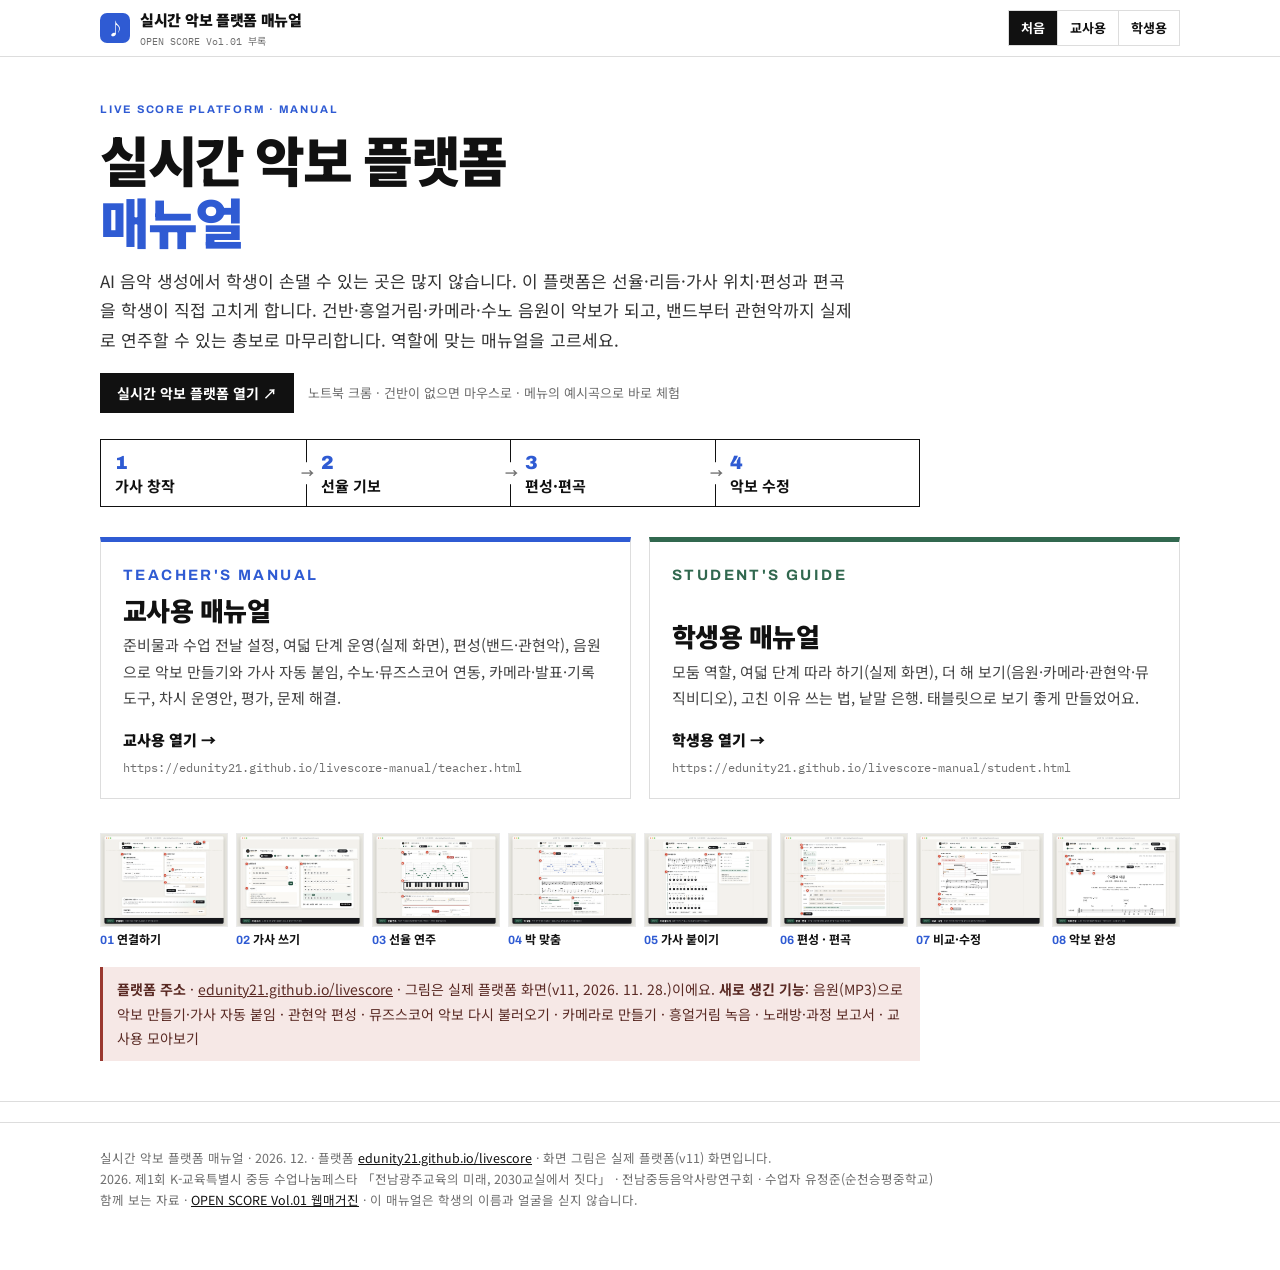
<file: index.html>
<!DOCTYPE html>
<html lang="ko">
<head>
<meta charset="utf-8">
<meta name="viewport" content="width=device-width,initial-scale=1">
<title>실시간 악보 플랫폼 매뉴얼 | OPEN SCORE 부록</title>
<meta name="description" content="건반 연주가 악보가 되고, AI 편곡을 학생이 비교·수정하는 실시간 악보 플랫폼 — 교사용·학생용 매뉴얼">
<meta property="og:type" content="website">
<meta property="og:title" content="실시간 악보 플랫폼 매뉴얼 | OPEN SCORE 부록">
<meta property="og:description" content="건반 연주가 악보가 되고, AI 편곡을 학생이 비교·수정하는 실시간 악보 플랫폼 — 교사용·학생용 매뉴얼">
<meta property="og:url" content="https://edunity21.github.io/livescore-manual/">
<link rel="icon" href="favicon.svg" type="image/svg+xml">
<link rel="preconnect" href="https://fonts.googleapis.com">
<link rel="preconnect" href="https://fonts.gstatic.com" crossorigin>
<link href="https://fonts.googleapis.com/css2?family=Archivo:wght@700;900&family=IBM+Plex+Mono:wght@400;500&family=Noto+Sans+KR:wght@400;700;900&display=swap" rel="stylesheet">
<link rel="stylesheet" href="manual.css?v=20261128">
</head>
<body>
<header class="mhead"><div class="wrap">
  <a class="logo" href="./"><span class="mk" aria-hidden="true">♪</span><span><b>실시간 악보 플랫폼 매뉴얼</b><small>OPEN SCORE Vol.01 부록</small></span></a>
  <nav class="mnav" aria-label="매뉴얼 고르기">
    <a href="./" aria-current="page">처음</a><a href="teacher.html">교사용</a><a href="student.html">학생용</a>
  </nav>
</div></header>

<section class="cover"><div class="wrap">
  <p class="kicker">Live Score Platform · Manual</p>
  <h1>실시간 악보 플랫폼<br><em>매뉴얼</em></h1>
  <p class="dek">AI 음악 생성에서 학생이 손댈 수 있는 곳은 많지 않습니다. 이 플랫폼은 선율·리듬·가사 위치·편성과 편곡을 학생이 직접 고치게 합니다. 건반·흥얼거림·카메라·수노 음원이 악보가 되고, 밴드부터 관현악까지 실제로 연주할 수 있는 총보로 마무리합니다. 역할에 맞는 매뉴얼을 고르세요.</p>
  <p class="open-live"><a class="btn" href="https://edunity21.github.io/livescore/" target="_blank" rel="noopener">실시간 악보 플랫폼 열기 ↗</a><span>노트북 크롬 · 건반이 없으면 마우스로 · 메뉴의 예시곡으로 바로 체험</span></p>
  <div class="cycle" aria-label="창작 순환"><span><b>1</b>가사 창작</span><span><b>2</b>선율 기보</span><span><b>3</b>편성·편곡</span><span><b>4</b>악보 수정</span></div>
  <div class="pick">
    <a href="teacher.html"><p class="kicker">Teacher's Manual</p><h2>교사용 매뉴얼</h2><p>준비물과 수업 전날 설정, 여덟 단계 운영(실제 화면), 편성(밴드·관현악), 음원으로 악보 만들기와 가사 자동 붙임, 수노·뮤즈스코어 연동, 카메라·발표·기록 도구, 차시 운영안, 평가, 문제 해결.</p><span class="go">교사용 열기 →</span><span class="url">https://edunity21.github.io/livescore-manual/teacher.html</span></a>
    <a class="stu" href="student.html"><p class="kicker">Student's Guide</p><h2>학생용 매뉴얼</h2><p>모둠 역할, 여덟 단계 따라 하기(실제 화면), 더 해 보기(음원·카메라·관현악·뮤직비디오), 고친 이유 쓰는 법, 낱말 은행. 태블릿으로 보기 좋게 만들었어요.</p><span class="go">학생용 열기 →</span><span class="url">https://edunity21.github.io/livescore-manual/student.html</span></a>
  </div>
  <div class="strip"><figure><img src="assets/step1.webp" alt="STEP 1 연결하기 실제 화면" loading="lazy" decoding="async" width="1100" height="803"><figcaption><b>01</b>연결하기</figcaption></figure><figure><img src="assets/step2.webp" alt="STEP 2 가사 쓰기 실제 화면" loading="lazy" decoding="async" width="1100" height="803"><figcaption><b>02</b>가사 쓰기</figcaption></figure><figure><img src="assets/step3.webp" alt="STEP 3 선율 연주 실제 화면" loading="lazy" decoding="async" width="1100" height="803"><figcaption><b>03</b>선율 연주</figcaption></figure><figure><img src="assets/step4.webp" alt="STEP 4 박 맞춤 실제 화면" loading="lazy" decoding="async" width="1100" height="803"><figcaption><b>04</b>박 맞춤</figcaption></figure><figure><img src="assets/step5.webp" alt="STEP 5 가사 붙이기 실제 화면" loading="lazy" decoding="async" width="1100" height="803"><figcaption><b>05</b>가사 붙이기</figcaption></figure><figure><img src="assets/step6.webp" alt="STEP 6 AI 편곡 실제 화면" loading="lazy" decoding="async" width="1100" height="803"><figcaption><b>06</b>편성 · 편곡</figcaption></figure><figure><img src="assets/step7.webp" alt="STEP 7 비교·수정 실제 화면" loading="lazy" decoding="async" width="1100" height="803"><figcaption><b>07</b>비교·수정</figcaption></figure><figure><img src="assets/step8.webp" alt="STEP 8 악보 완성 실제 화면" loading="lazy" decoding="async" width="1100" height="803"><figcaption><b>08</b>악보 완성</figcaption></figure></div>
  <p class="notice"><b>플랫폼 주소</b> · <a href="https://edunity21.github.io/livescore/" target="_blank" rel="noopener">edunity21.github.io/livescore</a> · 그림은 실제 플랫폼 화면(v11, 2026. 11. 28.)이에요. <b>새로 생긴 기능</b>: 음원(MP3)으로 악보 만들기·가사 자동 붙임 · 관현악 편성 · 뮤즈스코어 악보 다시 불러오기 · 카메라로 만들기 · 흥얼거림 녹음 · 노래방·과정 보고서 · 교사용 모아보기</p>
</div></section>
<footer class="foot"><div class="wrap">
  <p>실시간 악보 플랫폼 매뉴얼 · 2026. 12. · 플랫폼 <a href="https://edunity21.github.io/livescore/">edunity21.github.io/livescore</a> · 화면 그림은 실제 플랫폼(v11) 화면입니다.</p>
  <p>2026. 제1회 K-교육특별시 중등 수업나눔페스타 「전남광주교육의 미래, 2030교실에서 짓다」 · 전남중등음악사랑연구회 · 수업자 유정준(순천승평중학교)</p>
  <p>함께 보는 자료 · <a href="https://edunity21.github.io/jnjmuse-mag/" target="_blank" rel="noopener">OPEN SCORE Vol.01 웹매거진</a> · 이 매뉴얼은 학생의 이름과 얼굴을 싣지 않습니다.</p>
</div></footer>
<script src="manual.js?v=20261128"></script>
</body>
</html>
</file>
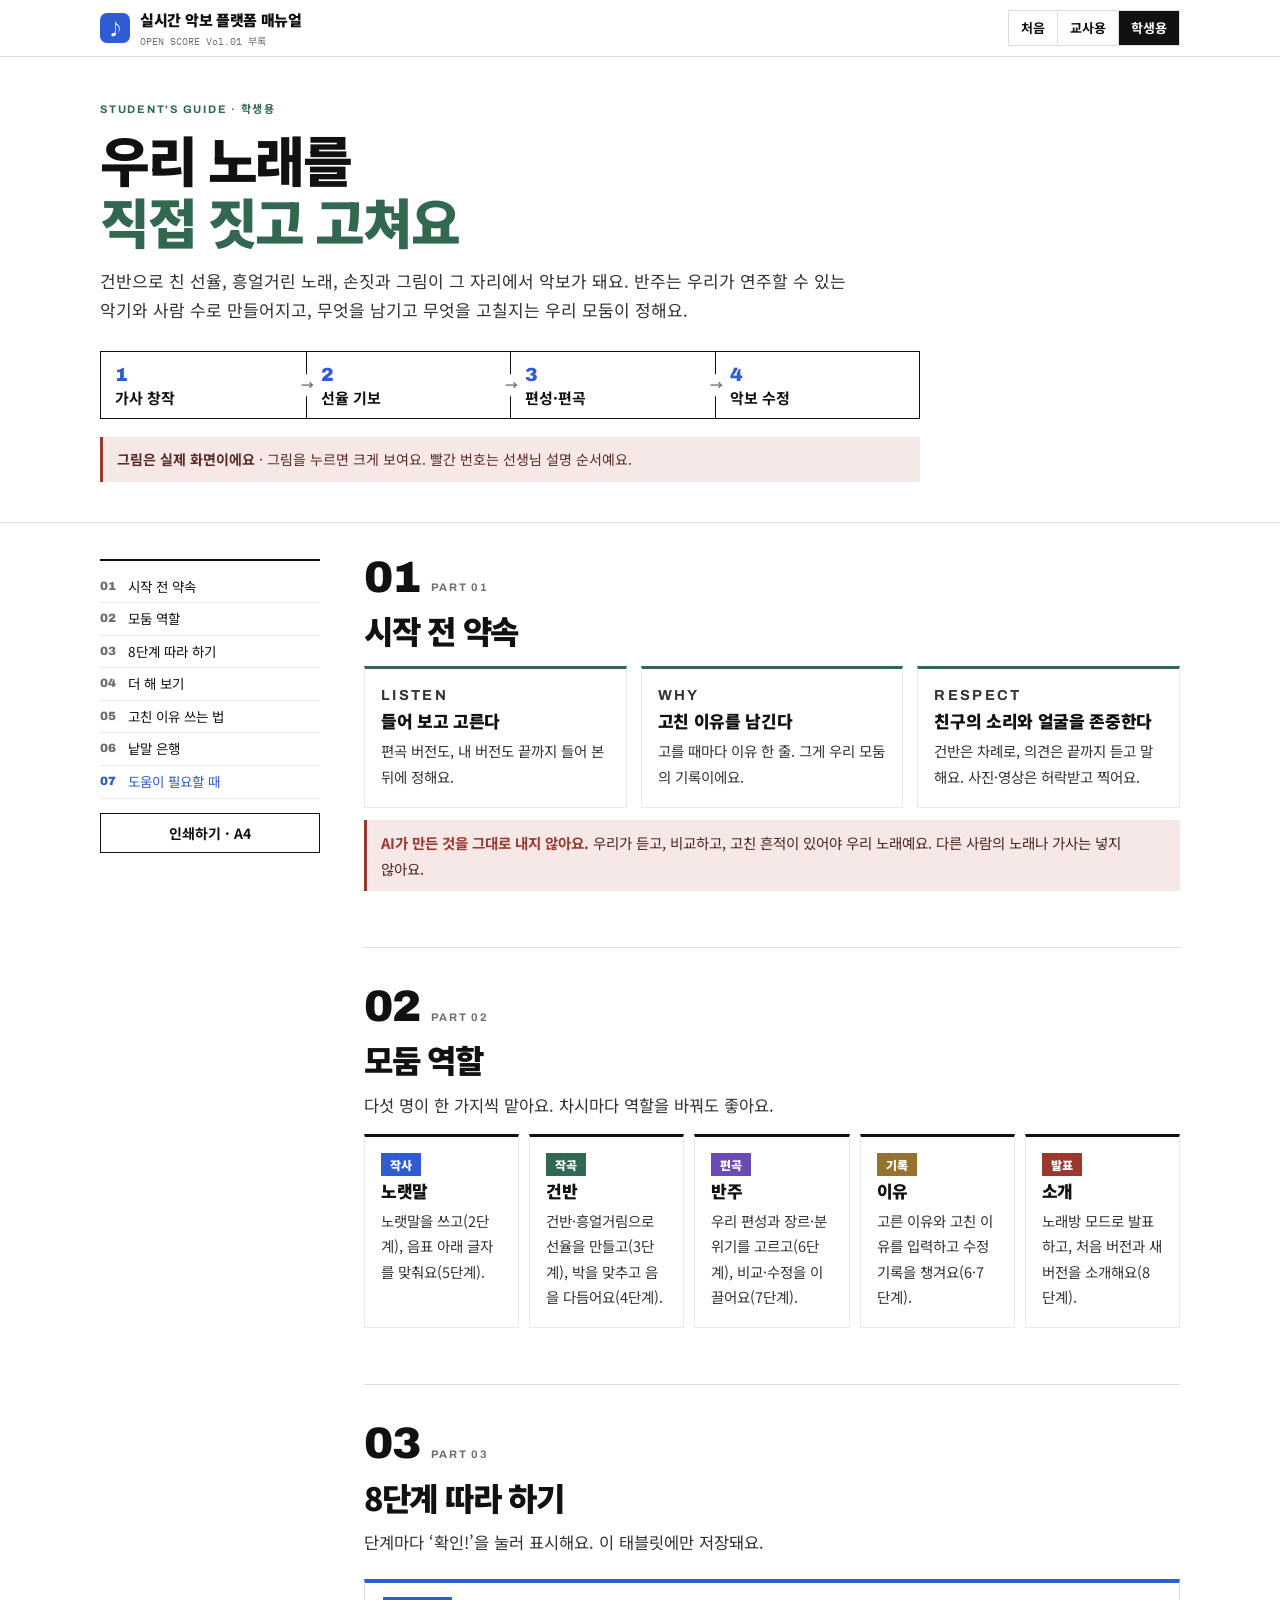
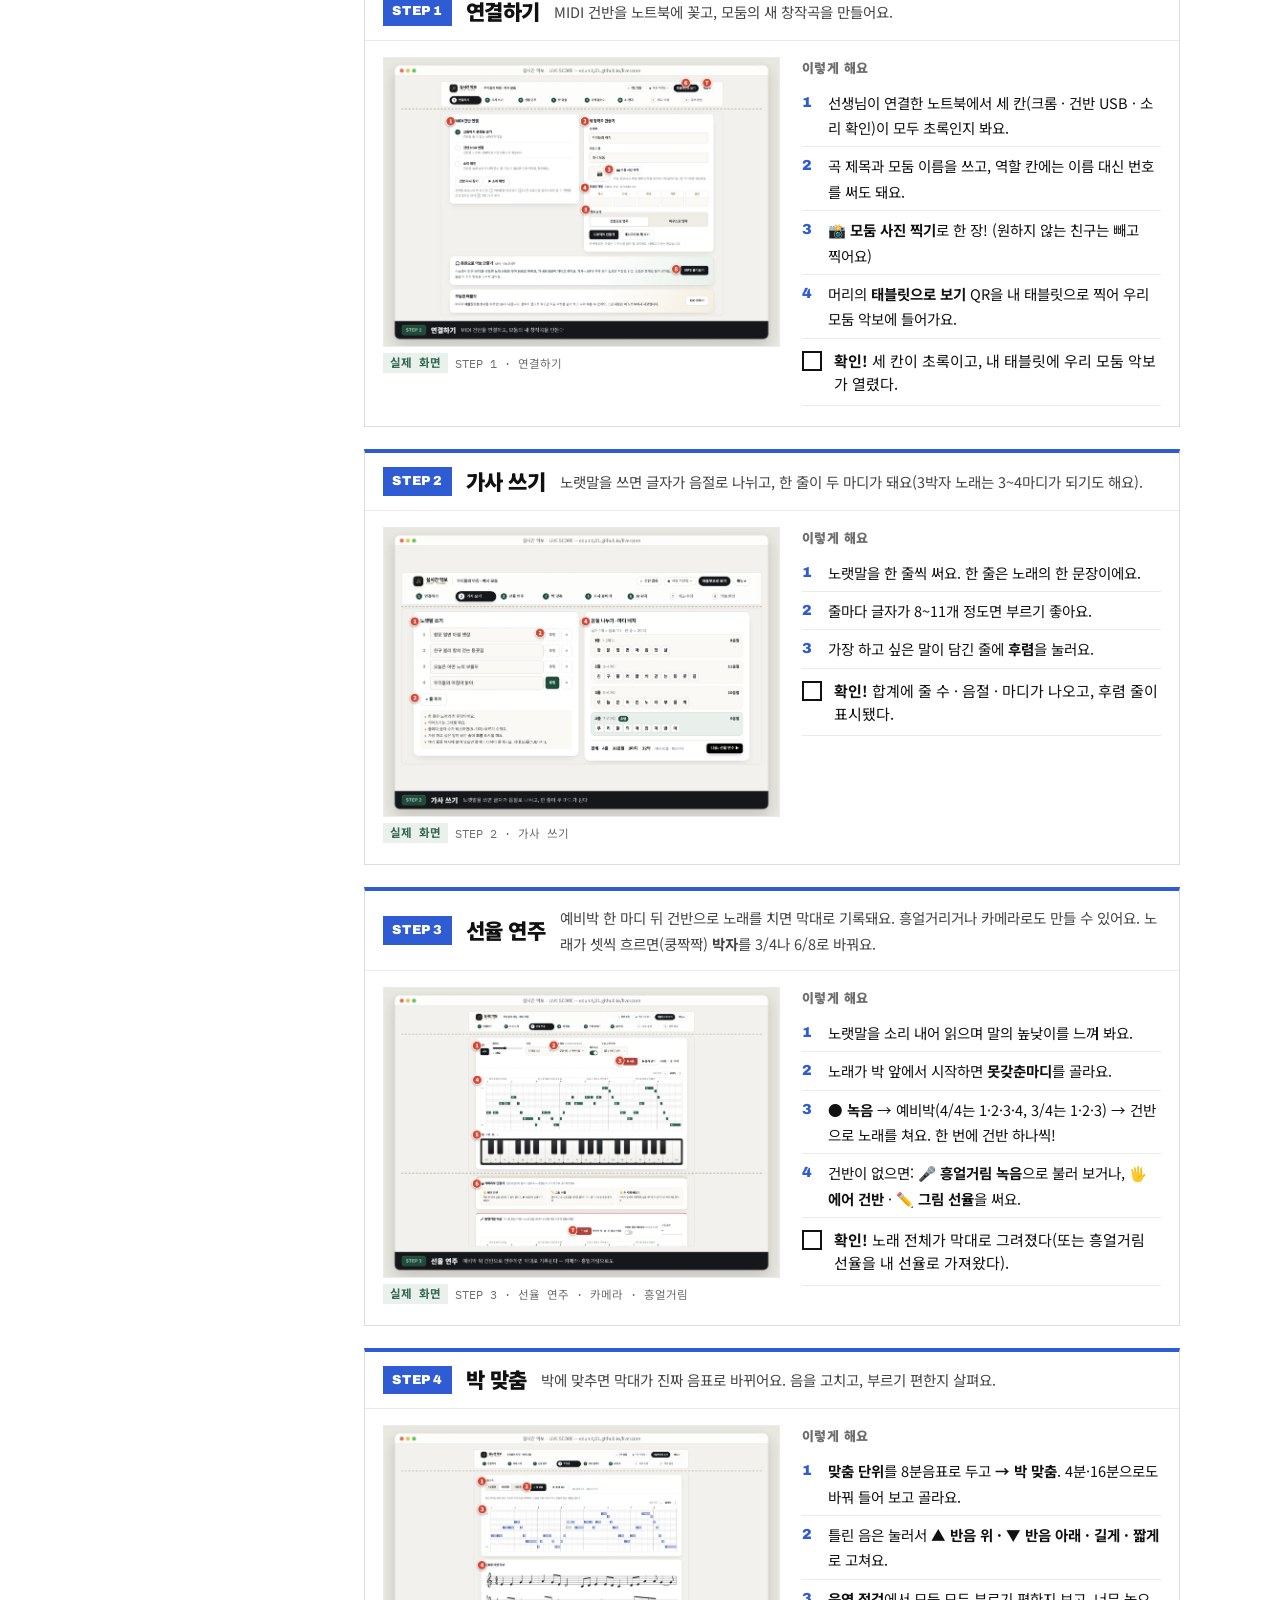
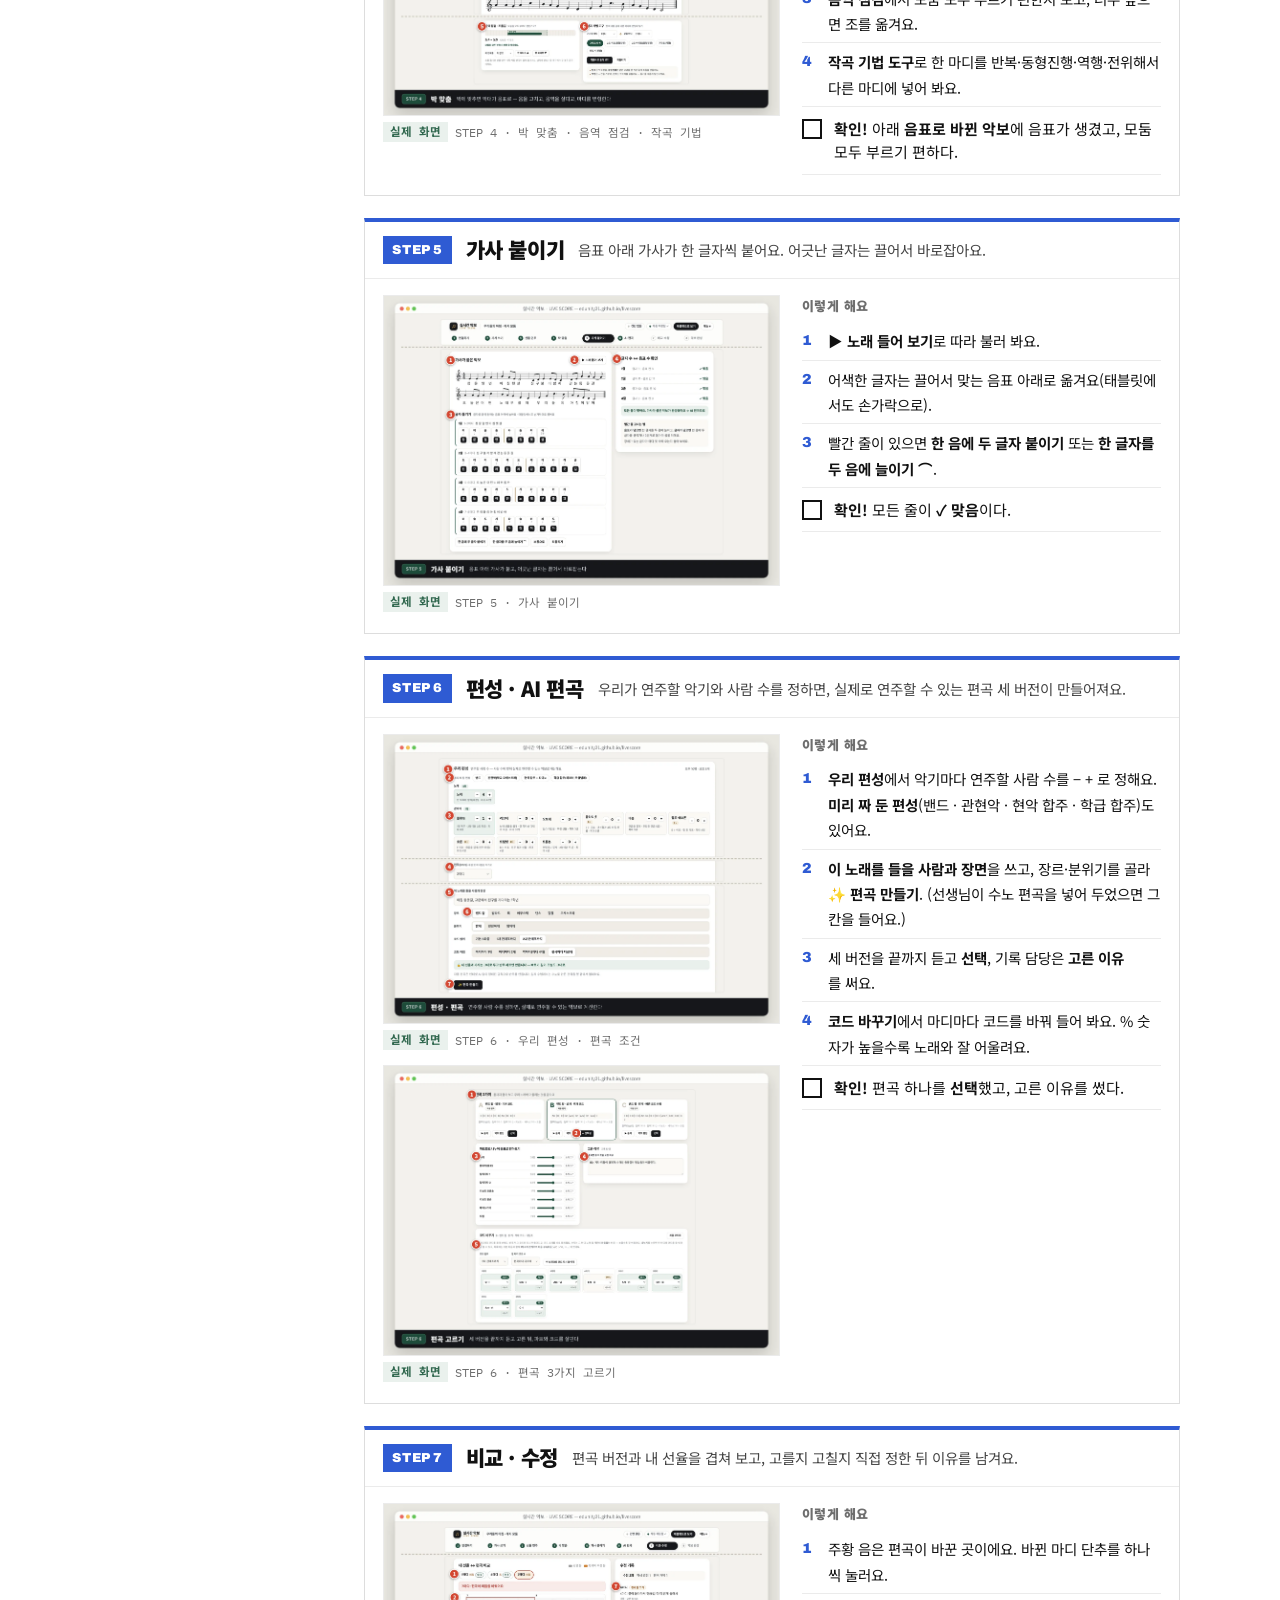
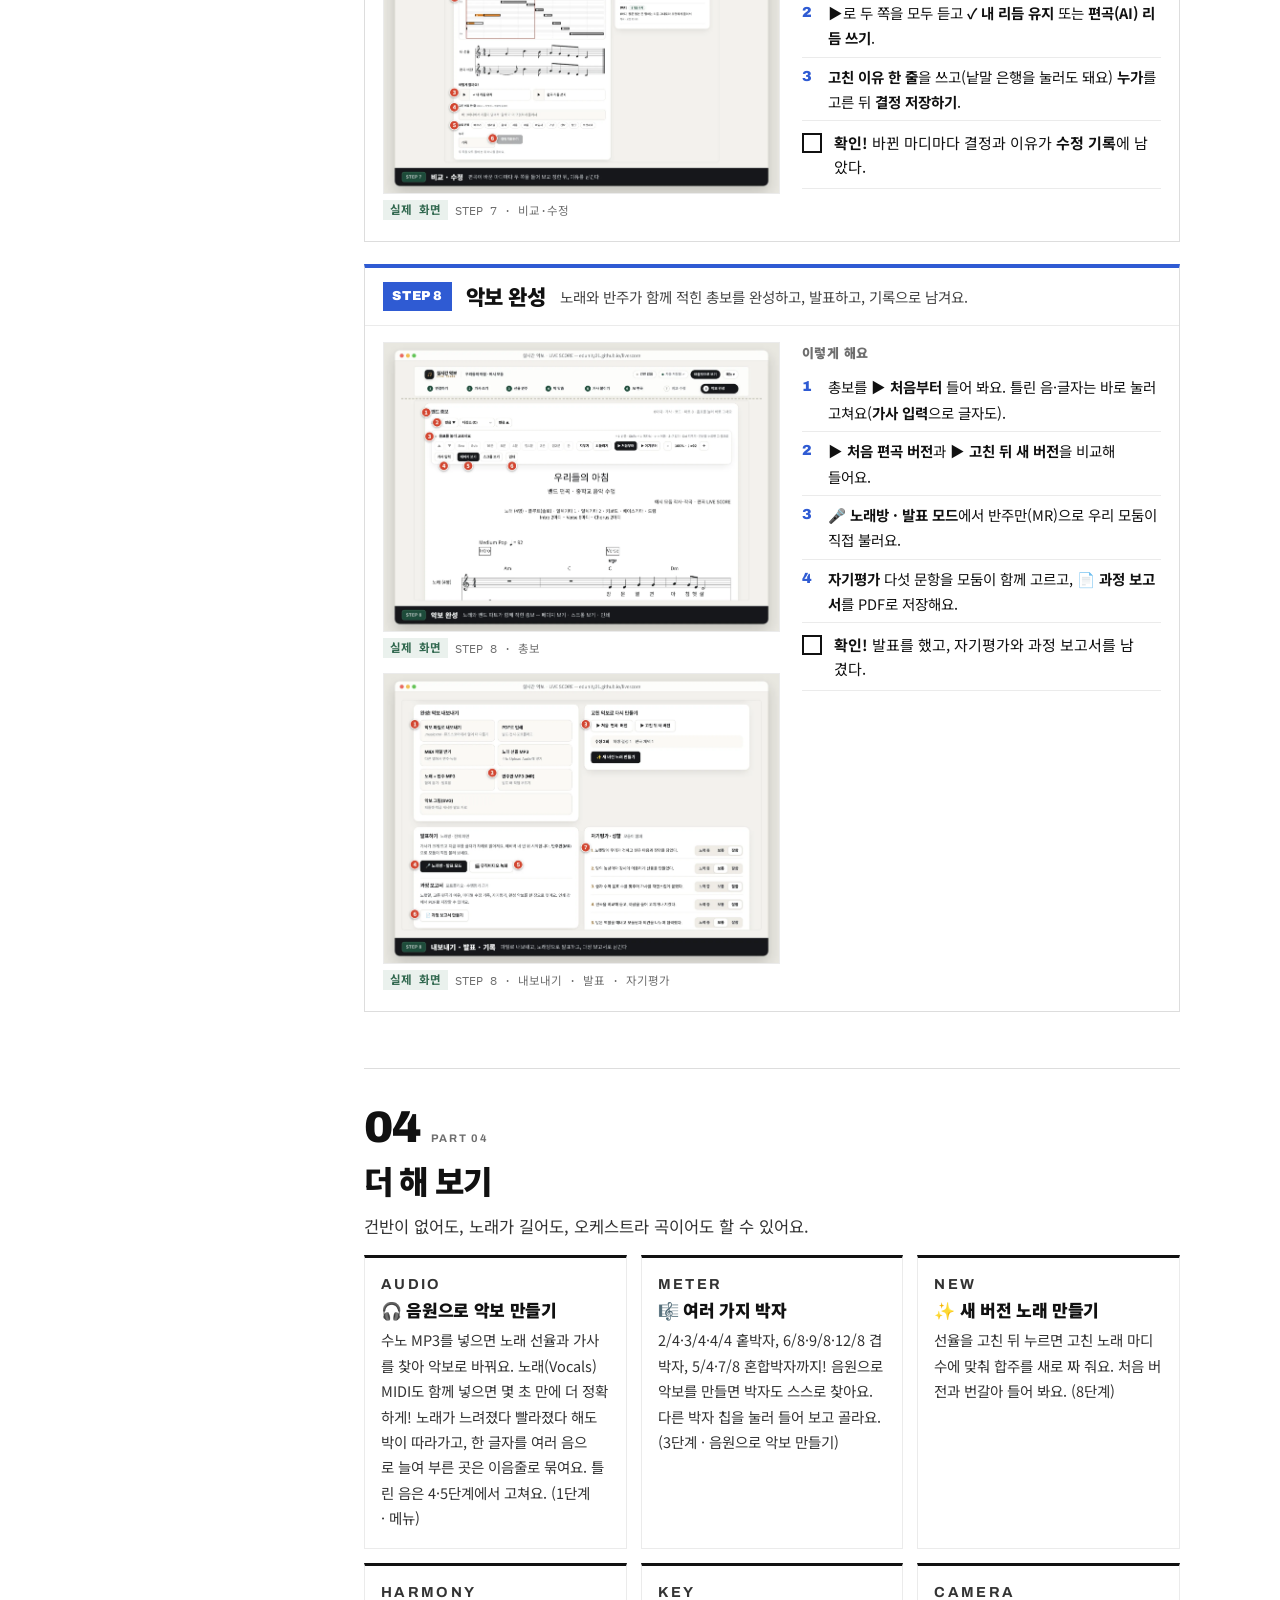
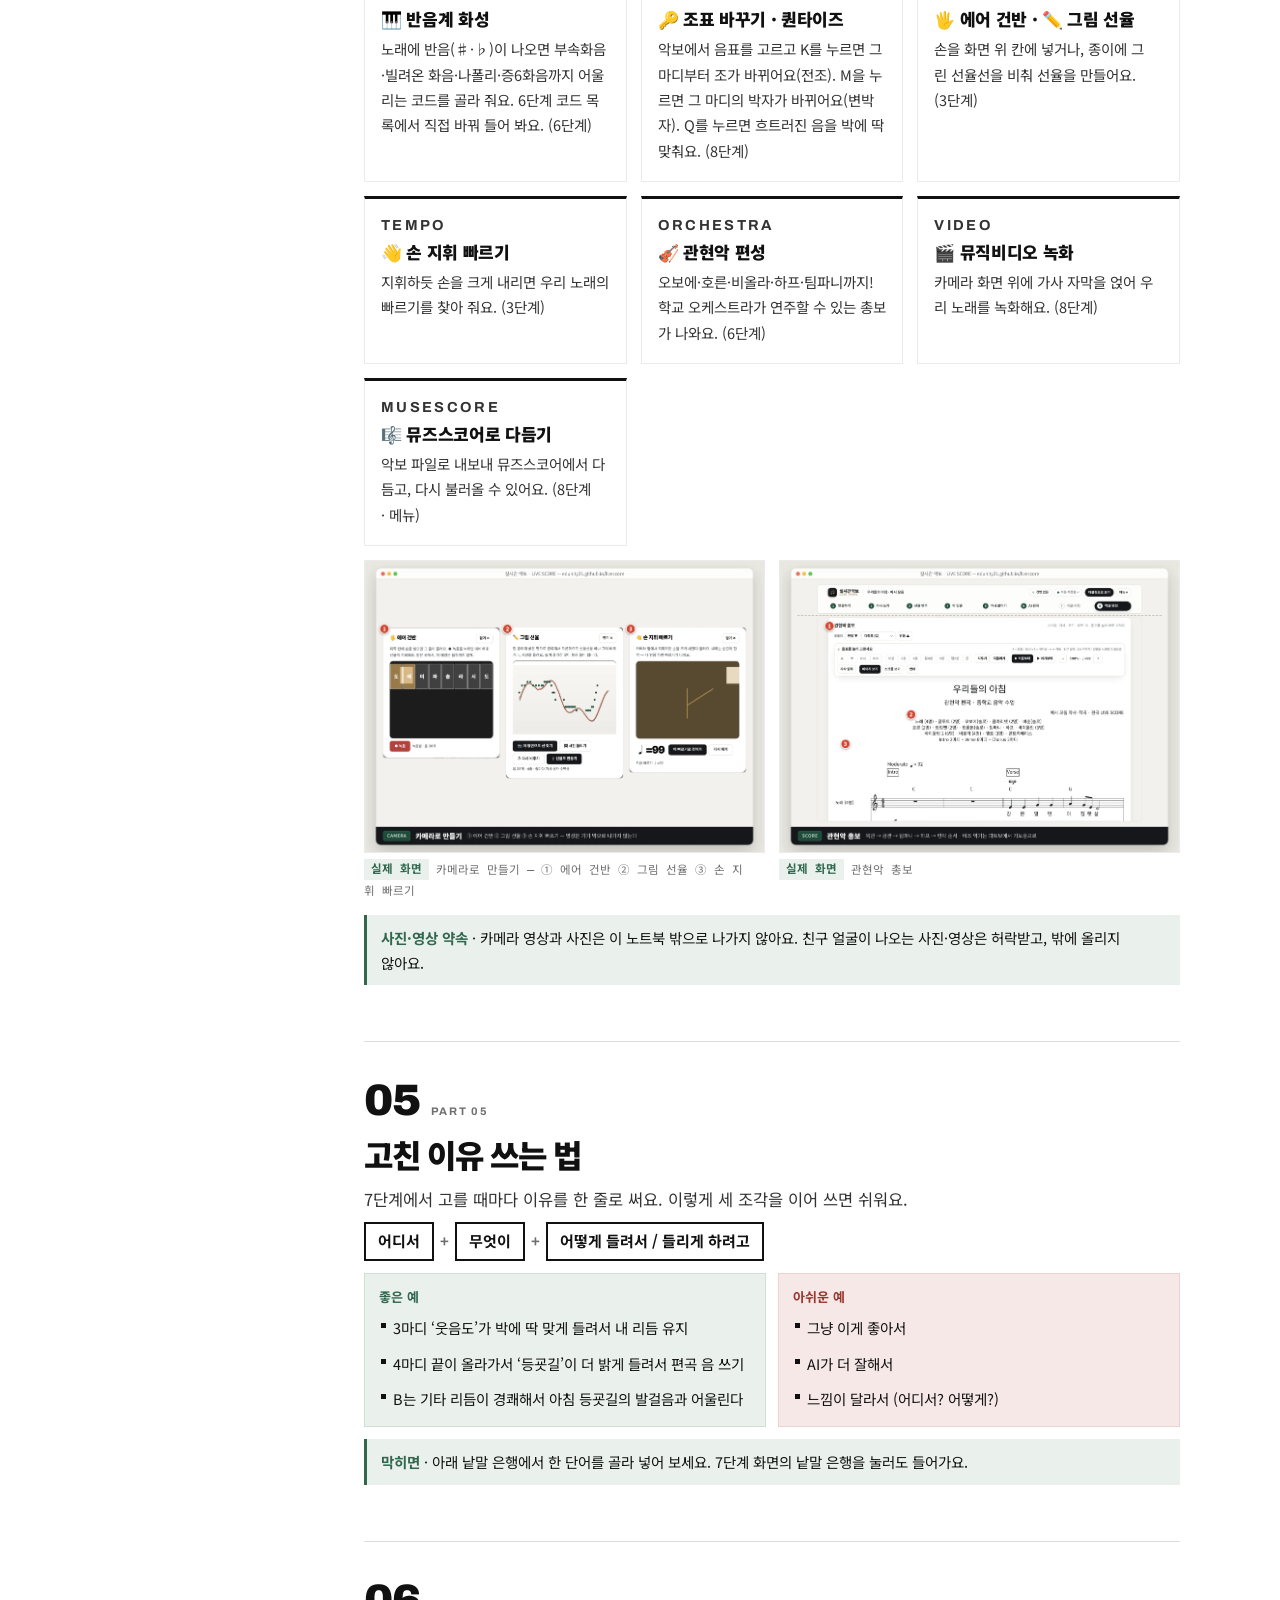
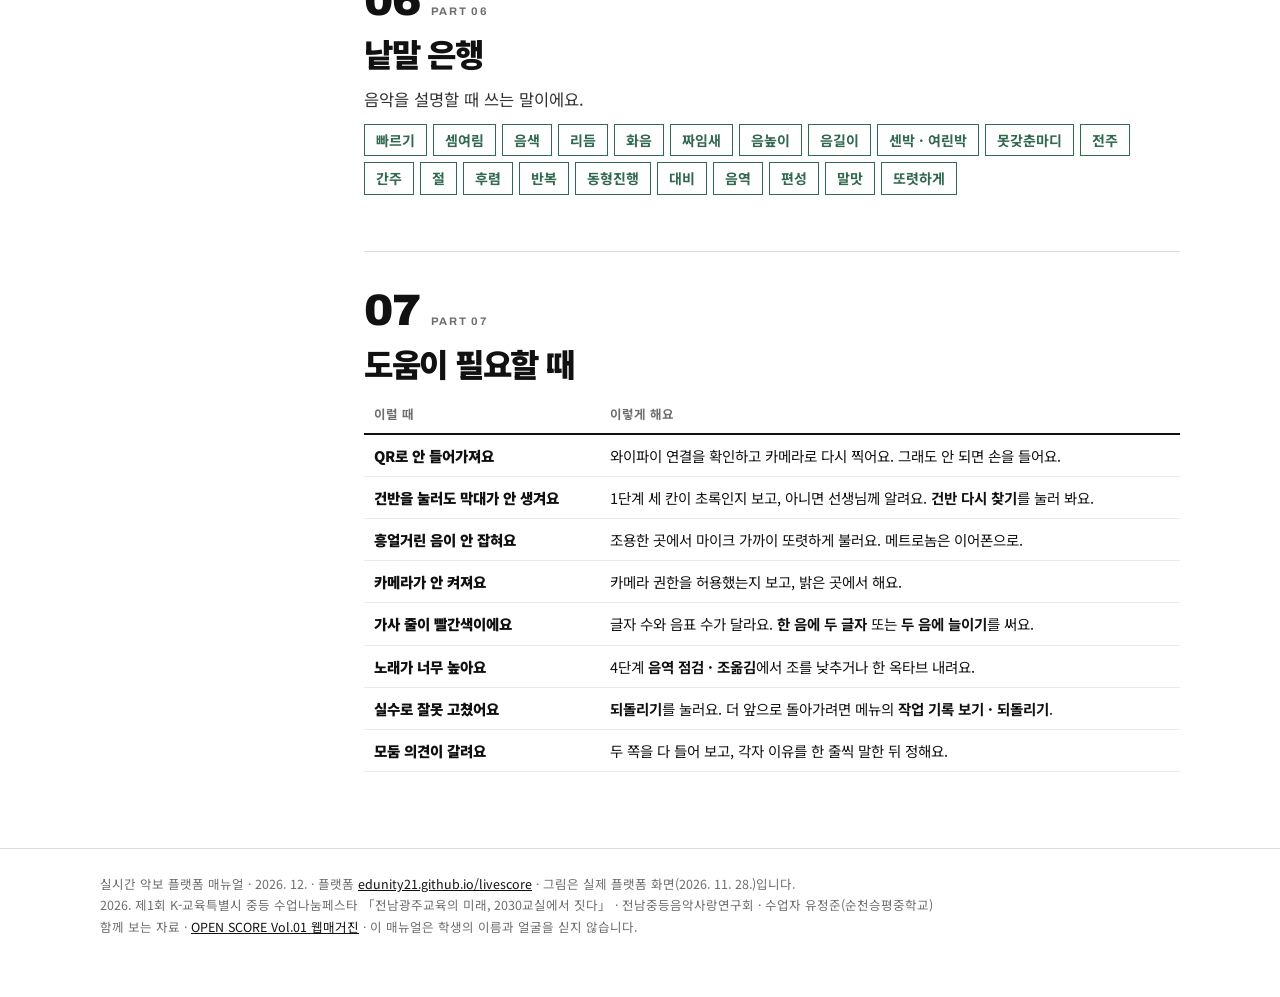
<file: student.html>
<!DOCTYPE html>
<html lang="ko">
<head>
<meta charset="utf-8">
<meta name="viewport" content="width=device-width,initial-scale=1">
<title>실시간 악보 플랫폼 학생용 안내 | OPEN SCORE 부록</title>
<meta name="description" content="건반·흥얼거림·카메라로 만든 선율이 악보가 되고, 우리 모둠이 편성과 편곡을 고르고 고치는 여덟 단계 안내">
<meta property="og:type" content="website">
<meta property="og:title" content="실시간 악보 플랫폼 학생용 안내 | OPEN SCORE 부록">
<meta property="og:description" content="건반·흥얼거림·카메라로 만든 선율이 악보가 되고, 우리 모둠이 편성과 편곡을 고르고 고치는 여덟 단계 안내">
<meta property="og:url" content="https://edunity21.github.io/livescore-manual/student.html">
<link rel="icon" href="favicon.svg" type="image/svg+xml">
<link rel="preconnect" href="https://fonts.googleapis.com">
<link rel="preconnect" href="https://fonts.gstatic.com" crossorigin>
<link href="https://fonts.googleapis.com/css2?family=Archivo:wght@700;900&family=IBM+Plex+Mono:wght@400;500&family=Noto+Sans+KR:wght@400;700;900&display=swap" rel="stylesheet">
<link rel="stylesheet" href="manual.css?v=20261128">
</head>
<body>
<header class="mhead"><div class="wrap">
  <a class="logo" href="./"><span class="mk" aria-hidden="true">♪</span><span><b>실시간 악보 플랫폼 매뉴얼</b><small>OPEN SCORE Vol.01 부록</small></span></a>
  <nav class="mnav" aria-label="매뉴얼 고르기">
    <a href="./">처음</a><a href="teacher.html">교사용</a><a href="student.html" aria-current="page">학생용</a>
  </nav>
</div></header>

<section class="cover"><div class="wrap">
  <p class="kicker" style="color:var(--point)">Student's Guide · 학생용</p>
  <h1>우리 노래를<br><em style="color:var(--point)">직접 짓고 고쳐요</em></h1>
  <p class="dek">건반으로 친 선율, 흥얼거린 노래, 손짓과 그림이 그 자리에서 악보가 돼요. 반주는 우리가 연주할 수 있는 악기와 사람 수로 만들어지고, 무엇을 남기고 무엇을 고칠지는 우리 모둠이 정해요.</p>
  <div class="cycle" aria-label="창작 순환"><span><b>1</b>가사 창작</span><span><b>2</b>선율 기보</span><span><b>3</b>편성·편곡</span><span><b>4</b>악보 수정</span></div>
  <p class="notice"><b>그림은 실제 화면이에요</b> · 그림을 누르면 크게 보여요. 빨간 번호는 선생님 설명 순서예요.</p>
</div></section>
<div class="wrap layout">
<nav class="toc" aria-label="차례"><a href="#promise"><b>01</b><span>시작 전 약속</span></a><a href="#roles"><b>02</b><span>모둠 역할</span></a><a href="#steps"><b>03</b><span>8단계 따라 하기</span></a><a href="#more"><b>04</b><span>더 해 보기</span></a><a href="#reason"><b>05</b><span>고친 이유 쓰는 법</span></a><a href="#words"><b>06</b><span>낱말 은행</span></a><a href="#help"><b>07</b><span>도움이 필요할 때</span></a><button class="btn ghost print" type="button" data-print>인쇄하기 · A4</button></nav>
<main>
<section class="sec" id="promise"><div class="chap"><span class="no">01</span><span class="kicker">Part 01</span></div><h2>시작 전 약속</h2><div class="grid3">
<div class="box point"><p class="kicker">Listen</p><h4>들어 보고 고른다</h4><p>편곡 버전도, 내 버전도 끝까지 들어 본 뒤에 정해요.</p></div>
<div class="box point"><p class="kicker">Why</p><h4>고친 이유를 남긴다</h4><p>고를 때마다 이유 한 줄. 그게 우리 모둠의 기록이에요.</p></div>
<div class="box point"><p class="kicker">Respect</p><h4>친구의 소리와 얼굴을 존중한다</h4><p>건반은 차례로, 의견은 끝까지 듣고 말해요. 사진·영상은 허락받고 찍어요.</p></div>
</div>
<p class="warn"><b>AI가 만든 것을 그대로 내지 않아요.</b> 우리가 듣고, 비교하고, 고친 흔적이 있어야 우리 노래예요. 다른 사람의 노래나 가사는 넣지 않아요.</p></section>
<section class="sec" id="roles"><div class="chap"><span class="no">02</span><span class="kicker">Part 02</span></div><h2>모둠 역할</h2><p class="lead">다섯 명이 한 가지씩 맡아요. 차시마다 역할을 바꿔도 좋아요.</p><div class="grid5">
<div class="box role"><span class="tag">작사</span><h4>노랫말</h4><p>노랫말을 쓰고(2단계), 음표 아래 글자를 맞춰요(5단계).</p></div>
<div class="box role"><span class="tag">작곡</span><h4>건반</h4><p>건반·흥얼거림으로 선율을 만들고(3단계), 박을 맞추고 음을 다듬어요(4단계).</p></div>
<div class="box role"><span class="tag">편곡</span><h4>반주</h4><p>우리 편성과 장르·분위기를 고르고(6단계), 비교·수정을 이끌어요(7단계).</p></div>
<div class="box role"><span class="tag">기록</span><h4>이유</h4><p>고른 이유와 고친 이유를 입력하고 수정 기록을 챙겨요(6·7단계).</p></div>
<div class="box role"><span class="tag">발표</span><h4>소개</h4><p>노래방 모드로 발표하고, 처음 버전과 새 버전을 소개해요(8단계).</p></div>
</div></section>
<section class="sec" id="steps"><div class="chap"><span class="no">03</span><span class="kicker">Part 03</span></div><h2>8단계 따라 하기</h2><p class="lead">단계마다 ‘확인!’을 눌러 표시해요. 이 태블릿에만 저장돼요.</p>
<article class="step" id="s1">
  <div class="step-h"><span class="sn">STEP 1</span><h3>연결하기</h3><p class="one">MIDI 건반을 노트북에 꽂고, 모둠의 새 창작곡을 만들어요.</p></div>
  <div class="step-b">
    <figure><a href="assets/step1.webp" target="_blank" rel="noopener" title="크게 보기"><img src="assets/step1.webp" alt="STEP 1 연결하기 실제 화면" loading="lazy" decoding="async" width="1100" height="803"></a><figcaption><span class="real">실제 화면</span> STEP 1 · 연결하기</figcaption></figure>
    <div>
      <p class="step-sub">이렇게 해요</p>
      <ol class="todo"><li>선생님이 연결한 노트북에서 세 칸(크롬 · 건반 USB · 소리 확인)이 모두 초록인지 봐요.</li><li>곡 제목과 모둠 이름을 쓰고, 역할 칸에는 이름 대신 번호를 써도 돼요.</li><li><b>📸 모둠 사진 찍기</b>로 한 장! (원하지 않는 친구는 빼고 찍어요)</li><li>머리의 <b>태블릿으로 보기</b> QR을 내 태블릿으로 찍어 우리 모둠 악보에 들어가요.</li></ol>
      <ul class="check" data-store="s11-step1"><li><label><input type="checkbox"><span><b>확인!</b> 세 칸이 초록이고, 내 태블릿에 우리 모둠 악보가 열렸다.</span></label></li></ul>
    </div>
  </div>
</article>
<article class="step" id="s2">
  <div class="step-h"><span class="sn">STEP 2</span><h3>가사 쓰기</h3><p class="one">노랫말을 쓰면 글자가 음절로 나뉘고, 한 줄이 두 마디가 돼요(3박자 노래는 3~4마디가 되기도 해요).</p></div>
  <div class="step-b">
    <figure><a href="assets/step2.webp" target="_blank" rel="noopener" title="크게 보기"><img src="assets/step2.webp" alt="STEP 2 가사 쓰기 실제 화면" loading="lazy" decoding="async" width="1100" height="803"></a><figcaption><span class="real">실제 화면</span> STEP 2 · 가사 쓰기</figcaption></figure>
    <div>
      <p class="step-sub">이렇게 해요</p>
      <ol class="todo"><li>노랫말을 한 줄씩 써요. 한 줄은 노래의 한 문장이에요.</li><li>줄마다 글자가 8~11개 정도면 부르기 좋아요.</li><li>가장 하고 싶은 말이 담긴 줄에 <b>후렴</b>을 눌러요.</li></ol>
      <ul class="check" data-store="s11-step2"><li><label><input type="checkbox"><span><b>확인!</b> 합계에 줄 수 · 음절 · 마디가 나오고, 후렴 줄이 표시됐다.</span></label></li></ul>
    </div>
  </div>
</article>
<article class="step" id="s3">
  <div class="step-h"><span class="sn">STEP 3</span><h3>선율 연주</h3><p class="one">예비박 한 마디 뒤 건반으로 노래를 치면 막대로 기록돼요. 흥얼거리거나 카메라로도 만들 수 있어요. 노래가 셋씩 흐르면(쿵짝짝) <b>박자</b>를 3/4나 6/8로 바꿔요.</p></div>
  <div class="step-b">
    <figure><a href="assets/step3.webp" target="_blank" rel="noopener" title="크게 보기"><img src="assets/step3.webp" alt="STEP 3 선율 연주 실제 화면" loading="lazy" decoding="async" width="1100" height="803"></a><figcaption><span class="real">실제 화면</span> STEP 3 · 선율 연주 · 카메라 · 흥얼거림</figcaption></figure>
    <div>
      <p class="step-sub">이렇게 해요</p>
      <ol class="todo"><li>노랫말을 소리 내어 읽으며 말의 높낮이를 느껴 봐요.</li><li>노래가 박 앞에서 시작하면 <b>못갖춘마디</b>를 골라요.</li><li><b>● 녹음</b> → 예비박(4/4는 1·2·3·4, 3/4는 1·2·3) → 건반으로 노래를 쳐요. 한 번에 건반 하나씩!</li><li>건반이 없으면: <b>🎤 흥얼거림 녹음</b>으로 불러 보거나, <b>🖐 에어 건반</b> · <b>✏️ 그림 선율</b>을 써요.</li></ol>
      <ul class="check" data-store="s11-step3"><li><label><input type="checkbox"><span><b>확인!</b> 노래 전체가 막대로 그려졌다(또는 흥얼거림 선율을 내 선율로 가져왔다).</span></label></li></ul>
    </div>
  </div>
</article>
<article class="step" id="s4">
  <div class="step-h"><span class="sn">STEP 4</span><h3>박 맞춤</h3><p class="one">박에 맞추면 막대가 진짜 음표로 바뀌어요. 음을 고치고, 부르기 편한지 살펴요.</p></div>
  <div class="step-b">
    <figure><a href="assets/step4.webp" target="_blank" rel="noopener" title="크게 보기"><img src="assets/step4.webp" alt="STEP 4 박 맞춤 실제 화면" loading="lazy" decoding="async" width="1100" height="803"></a><figcaption><span class="real">실제 화면</span> STEP 4 · 박 맞춤 · 음역 점검 · 작곡 기법</figcaption></figure>
    <div>
      <p class="step-sub">이렇게 해요</p>
      <ol class="todo"><li><b>맞춤 단위</b>를 8분음표로 두고 <b>→ 박 맞춤</b>. 4분·16분으로도 바꿔 들어 보고 골라요.</li><li>틀린 음은 눌러서 <b>▲ 반음 위 · ▼ 반음 아래 · 길게 · 짧게</b>로 고쳐요.</li><li><b>음역 점검</b>에서 모둠 모두 부르기 편한지 보고, 너무 높으면 조를 옮겨요.</li><li><b>작곡 기법 도구</b>로 한 마디를 반복·동형진행·역행·전위해서 다른 마디에 넣어 봐요.</li></ol>
      <ul class="check" data-store="s11-step4"><li><label><input type="checkbox"><span><b>확인!</b> 아래 <b>음표로 바뀐 악보</b>에 음표가 생겼고, 모둠 모두 부르기 편하다.</span></label></li></ul>
    </div>
  </div>
</article>
<article class="step" id="s5">
  <div class="step-h"><span class="sn">STEP 5</span><h3>가사 붙이기</h3><p class="one">음표 아래 가사가 한 글자씩 붙어요. 어긋난 글자는 끌어서 바로잡아요.</p></div>
  <div class="step-b">
    <figure><a href="assets/step5.webp" target="_blank" rel="noopener" title="크게 보기"><img src="assets/step5.webp" alt="STEP 5 가사 붙이기 실제 화면" loading="lazy" decoding="async" width="1100" height="803"></a><figcaption><span class="real">실제 화면</span> STEP 5 · 가사 붙이기</figcaption></figure>
    <div>
      <p class="step-sub">이렇게 해요</p>
      <ol class="todo"><li><b>▶ 노래 들어 보기</b>로 따라 불러 봐요.</li><li>어색한 글자는 끌어서 맞는 음표 아래로 옮겨요(태블릿에서도 손가락으로).</li><li>빨간 줄이 있으면 <b>한 음에 두 글자 붙이기</b> 또는 <b>한 글자를 두 음에 늘이기 ⌒</b>.</li></ol>
      <ul class="check" data-store="s11-step5"><li><label><input type="checkbox"><span><b>확인!</b> 모든 줄이 <b>✓ 맞음</b>이다.</span></label></li></ul>
    </div>
  </div>
</article>
<article class="step" id="s6">
  <div class="step-h"><span class="sn">STEP 6</span><h3>편성 · AI 편곡</h3><p class="one">우리가 연주할 악기와 사람 수를 정하면, 실제로 연주할 수 있는 편곡 세 버전이 만들어져요.</p></div>
  <div class="step-b">
    <div class="figs"><figure><a href="assets/step6.webp" target="_blank" rel="noopener" title="크게 보기"><img src="assets/step6.webp" alt="STEP 6 편성 실제 화면" loading="lazy" decoding="async" width="1100" height="803"></a><figcaption><span class="real">실제 화면</span> STEP 6 · 우리 편성 · 편곡 조건</figcaption></figure><figure><a href="assets/step6b.webp" target="_blank" rel="noopener" title="크게 보기"><img src="assets/step6b.webp" alt="STEP 6 편곡 고르기 실제 화면" loading="lazy" decoding="async" width="1100" height="803"></a><figcaption><span class="real">실제 화면</span> STEP 6 · 편곡 3가지 고르기</figcaption></figure></div>
    <div>
      <p class="step-sub">이렇게 해요</p>
      <ol class="todo"><li><b>우리 편성</b>에서 악기마다 연주할 사람 수를 − + 로 정해요. <b>미리 짜 둔 편성</b>(밴드 · 관현악 · 현악 합주 · 학급 합주)도 있어요.</li><li><b>이 노래를 들을 사람과 장면</b>을 쓰고, 장르·분위기를 골라 <b>✨ 편곡 만들기</b>. (선생님이 수노 편곡을 넣어 두었으면 그 칸을 들어요.)</li><li>세 버전을 끝까지 듣고 <b>선택</b>, 기록 담당은 <b>고른 이유</b>를 써요.</li><li><b>코드 바꾸기</b>에서 마디마다 코드를 바꿔 들어 봐요. % 숫자가 높을수록 노래와 잘 어울려요.</li></ol>
      <ul class="check" data-store="s11-step6"><li><label><input type="checkbox"><span><b>확인!</b> 편곡 하나를 <b>선택</b>했고, 고른 이유를 썼다.</span></label></li></ul>
    </div>
  </div>
</article>
<article class="step" id="s7">
  <div class="step-h"><span class="sn">STEP 7</span><h3>비교 · 수정</h3><p class="one">편곡 버전과 내 선율을 겹쳐 보고, 고를지 고칠지 직접 정한 뒤 이유를 남겨요.</p></div>
  <div class="step-b">
    <figure><a href="assets/step7.webp" target="_blank" rel="noopener" title="크게 보기"><img src="assets/step7.webp" alt="STEP 7 비교 수정 실제 화면" loading="lazy" decoding="async" width="1100" height="803"></a><figcaption><span class="real">실제 화면</span> STEP 7 · 비교·수정</figcaption></figure>
    <div>
      <p class="step-sub">이렇게 해요</p>
      <ol class="todo"><li>주황 음은 편곡이 바꾼 곳이에요. 바뀐 마디 단추를 하나씩 눌러요.</li><li><b>▶</b>로 두 쪽을 모두 듣고 <b>✓ 내 리듬 유지</b> 또는 <b>편곡(AI) 리듬 쓰기</b>.</li><li><b>고친 이유 한 줄</b>을 쓰고(낱말 은행을 눌러도 돼요) <b>누가</b>를 고른 뒤 <b>결정 저장하기</b>.</li></ol>
      <ul class="check" data-store="s11-step7"><li><label><input type="checkbox"><span><b>확인!</b> 바뀐 마디마다 결정과 이유가 <b>수정 기록</b>에 남았다.</span></label></li></ul>
    </div>
  </div>
</article>
<article class="step" id="s8">
  <div class="step-h"><span class="sn">STEP 8</span><h3>악보 완성</h3><p class="one">노래와 반주가 함께 적힌 총보를 완성하고, 발표하고, 기록으로 남겨요.</p></div>
  <div class="step-b">
    <div class="figs"><figure><a href="assets/step8.webp" target="_blank" rel="noopener" title="크게 보기"><img src="assets/step8.webp" alt="STEP 8 총보 실제 화면" loading="lazy" decoding="async" width="1100" height="803"></a><figcaption><span class="real">실제 화면</span> STEP 8 · 총보</figcaption></figure><figure><a href="assets/step8b.webp" target="_blank" rel="noopener" title="크게 보기"><img src="assets/step8b.webp" alt="STEP 8 발표 기록 실제 화면" loading="lazy" decoding="async" width="1100" height="803"></a><figcaption><span class="real">실제 화면</span> STEP 8 · 내보내기 · 발표 · 자기평가</figcaption></figure></div>
    <div>
      <p class="step-sub">이렇게 해요</p>
      <ol class="todo"><li>총보를 <b>▶ 처음부터</b> 들어 봐요. 틀린 음·글자는 바로 눌러 고쳐요(<b>가사 입력</b>으로 글자도).</li><li><b>▶ 처음 편곡 버전</b>과 <b>▶ 고친 뒤 새 버전</b>을 비교해 들어요.</li><li><b>🎤 노래방 · 발표 모드</b>에서 반주만(MR)으로 우리 모둠이 직접 불러요.</li><li><b>자기평가</b> 다섯 문항을 모둠이 함께 고르고, <b>📄 과정 보고서</b>를 PDF로 저장해요.</li></ol>
      <ul class="check" data-store="s11-step8"><li><label><input type="checkbox"><span><b>확인!</b> 발표를 했고, 자기평가와 과정 보고서를 남겼다.</span></label></li></ul>
    </div>
  </div>
</article>
</section>
<section class="sec" id="more"><div class="chap"><span class="no">04</span><span class="kicker">Part 04</span></div><h2>더 해 보기</h2><p class="lead">건반이 없어도, 노래가 길어도, 오케스트라 곡이어도 할 수 있어요.</p><div class="grid3"><div class="box"><p class="kicker">Audio</p><h4>🎧 음원으로 악보 만들기</h4><p>수노 MP3를 넣으면 노래 선율과 가사를 찾아 악보로 바꿔요. 노래(Vocals) MIDI도 함께 넣으면 몇 초 만에 더 정확하게! 노래가 느려졌다 빨라졌다 해도 박이 따라가고, 한 글자를 여러 음으로 늘여 부른 곳은 이음줄로 묶여요. 틀린 음은 4·5단계에서 고쳐요. (1단계 · 메뉴)</p></div><div class="box"><p class="kicker">Meter</p><h4>🎼 여러 가지 박자</h4><p>2/4·3/4·4/4 홑박자, 6/8·9/8·12/8 겹박자, 5/4·7/8 혼합박자까지! 음원으로 악보를 만들면 박자도 스스로 찾아요. 다른 박자 칩을 눌러 들어 보고 골라요. (3단계 · 음원으로 악보 만들기)</p></div><div class="box"><p class="kicker">New</p><h4>✨ 새 버전 노래 만들기</h4><p>선율을 고친 뒤 누르면 고친 노래 마디 수에 맞춰 합주를 새로 짜 줘요. 처음 버전과 번갈아 들어 봐요. (8단계)</p></div><div class="box"><p class="kicker">Harmony</p><h4>🎹 반음계 화성</h4><p>노래에 반음(♯·♭)이 나오면 부속화음·빌려온 화음·나폴리·증6화음까지 어울리는 코드를 골라 줘요. 6단계 코드 목록에서 직접 바꿔 들어 봐요. (6단계)</p></div><div class="box"><p class="kicker">Key</p><h4>🔑 조표 바꾸기 · 퀀타이즈</h4><p>악보에서 음표를 고르고 K를 누르면 그 마디부터 조가 바뀌어요(전조). M을 누르면 그 마디의 박자가 바뀌어요(변박자). Q를 누르면 흐트러진 음을 박에 딱 맞춰요. (8단계)</p></div><div class="box"><p class="kicker">Camera</p><h4>🖐 에어 건반 · ✏️ 그림 선율</h4><p>손을 화면 위 칸에 넣거나, 종이에 그린 선율선을 비춰 선율을 만들어요. (3단계)</p></div><div class="box"><p class="kicker">Tempo</p><h4>👋 손 지휘 빠르기</h4><p>지휘하듯 손을 크게 내리면 우리 노래의 빠르기를 찾아 줘요. (3단계)</p></div><div class="box"><p class="kicker">Orchestra</p><h4>🎻 관현악 편성</h4><p>오보에·호른·비올라·하프·팀파니까지! 학교 오케스트라가 연주할 수 있는 총보가 나와요. (6단계)</p></div><div class="box"><p class="kicker">Video</p><h4>🎬 뮤직비디오 녹화</h4><p>카메라 화면 위에 가사 자막을 얹어 우리 노래를 녹화해요. (8단계)</p></div><div class="box"><p class="kicker">MuseScore</p><h4>🎼 뮤즈스코어로 다듬기</h4><p>악보 파일로 내보내 뮤즈스코어에서 다듬고, 다시 불러올 수 있어요. (8단계 · 메뉴)</p></div></div><div class="figrow"><figure><a href="assets/camera.webp" target="_blank" rel="noopener" title="크게 보기"><img src="assets/camera.webp" alt="카메라로 만들기 실제 화면" loading="lazy" decoding="async" width="1100" height="803"></a><figcaption><span class="real">실제 화면</span> 카메라로 만들기 — ① 에어 건반 ② 그림 선율 ③ 손 지휘 빠르기</figcaption></figure><figure><a href="assets/orchscore.webp" target="_blank" rel="noopener" title="크게 보기"><img src="assets/orchscore.webp" alt="관현악 총보 실제 화면" loading="lazy" decoding="async" width="1100" height="803"></a><figcaption><span class="real">실제 화면</span> 관현악 총보</figcaption></figure></div><p class="tip"><b>사진·영상 약속</b> · 카메라 영상과 사진은 이 노트북 밖으로 나가지 않아요. 친구 얼굴이 나오는 사진·영상은 허락받고, 밖에 올리지 않아요.</p></section>
<section class="sec" id="reason"><div class="chap"><span class="no">05</span><span class="kicker">Part 05</span></div><h2>고친 이유 쓰는 법</h2><p class="lead">7단계에서 고를 때마다 이유를 한 줄로 써요. 이렇게 세 조각을 이어 쓰면 쉬워요.</p><p class="formula"><span>어디서</span><i>+</i><span>무엇이</span><i>+</i><span>어떻게 들려서 / 들리게 하려고</span></p>
<div class="ex">
<div class="good"><b>좋은 예</b><ul class="dots"><li>3마디 ‘웃음도’가 박에 딱 맞게 들려서 내 리듬 유지</li><li>4마디 끝이 올라가서 ‘등굣길’이 더 밝게 들려서 편곡 음 쓰기</li><li>B는 기타 리듬이 경쾌해서 아침 등굣길의 발걸음과 어울린다</li></ul></div>
<div class="bad"><b>아쉬운 예</b><ul class="dots"><li>그냥 이게 좋아서</li><li>AI가 더 잘해서</li><li>느낌이 달라서 (어디서? 어떻게?)</li></ul></div>
</div>
<p class="tip"><b>막히면</b> · 아래 낱말 은행에서 한 단어를 골라 넣어 보세요. 7단계 화면의 낱말 은행을 눌러도 들어가요.</p></section>
<section class="sec" id="words"><div class="chap"><span class="no">06</span><span class="kicker">Part 06</span></div><h2>낱말 은행</h2><p class="lead">음악을 설명할 때 쓰는 말이에요.</p><div class="words"><span>빠르기</span><span>셈여림</span><span>음색</span><span>리듬</span><span>화음</span><span>짜임새</span><span>음높이</span><span>음길이</span><span>센박 · 여린박</span><span>못갖춘마디</span><span>전주</span><span>간주</span><span>절</span><span>후렴</span><span>반복</span><span>동형진행</span><span>대비</span><span>음역</span><span>편성</span><span>말맛</span><span>또렷하게</span></div></section>
<section class="sec" id="help"><div class="chap"><span class="no">07</span><span class="kicker">Part 07</span></div><h2>도움이 필요할 때</h2><div class="tscroll"><table class="tab stack"><thead><tr><th>이럴 때</th><th>이렇게 해요</th></tr></thead><tbody><tr><th>QR로 안 들어가져요</th><td>와이파이 연결을 확인하고 카메라로 다시 찍어요. 그래도 안 되면 손을 들어요.</td></tr><tr><th>건반을 눌러도 막대가 안 생겨요</th><td>1단계 세 칸이 초록인지 보고, 아니면 선생님께 알려요. <b>건반 다시 찾기</b>를 눌러 봐요.</td></tr><tr><th>흥얼거린 음이 안 잡혀요</th><td>조용한 곳에서 마이크 가까이 또렷하게 불러요. 메트로놈은 이어폰으로.</td></tr><tr><th>카메라가 안 켜져요</th><td>카메라 권한을 허용했는지 보고, 밝은 곳에서 해요.</td></tr><tr><th>가사 줄이 빨간색이에요</th><td>글자 수와 음표 수가 달라요. <b>한 음에 두 글자</b> 또는 <b>두 음에 늘이기</b>를 써요.</td></tr><tr><th>노래가 너무 높아요</th><td>4단계 <b>음역 점검 · 조옮김</b>에서 조를 낮추거나 한 옥타브 내려요.</td></tr><tr><th>실수로 잘못 고쳤어요</th><td><b>되돌리기</b>를 눌러요. 더 앞으로 돌아가려면 메뉴의 <b>작업 기록 보기 · 되돌리기</b>.</td></tr><tr><th>모둠 의견이 갈려요</th><td>두 쪽을 다 들어 보고, 각자 이유를 한 줄씩 말한 뒤 정해요.</td></tr></tbody></table></div></section>
</main></div>
<footer class="foot"><div class="wrap">
  <p>실시간 악보 플랫폼 매뉴얼 · 2026. 12. · 플랫폼 <a href="https://edunity21.github.io/livescore/">edunity21.github.io/livescore</a> · 그림은 실제 플랫폼 화면(2026. 11. 28.)입니다.</p>
  <p>2026. 제1회 K-교육특별시 중등 수업나눔페스타 「전남광주교육의 미래, 2030교실에서 짓다」 · 전남중등음악사랑연구회 · 수업자 유정준(순천승평중학교)</p>
  <p>함께 보는 자료 · <a href="https://edunity21.github.io/jnjmuse-mag/" target="_blank" rel="noopener">OPEN SCORE Vol.01 웹매거진</a> · 이 매뉴얼은 학생의 이름과 얼굴을 싣지 않습니다.</p>
</div></footer>
<script src="manual.js?v=20261128"></script>
</body>
</html>
</file>
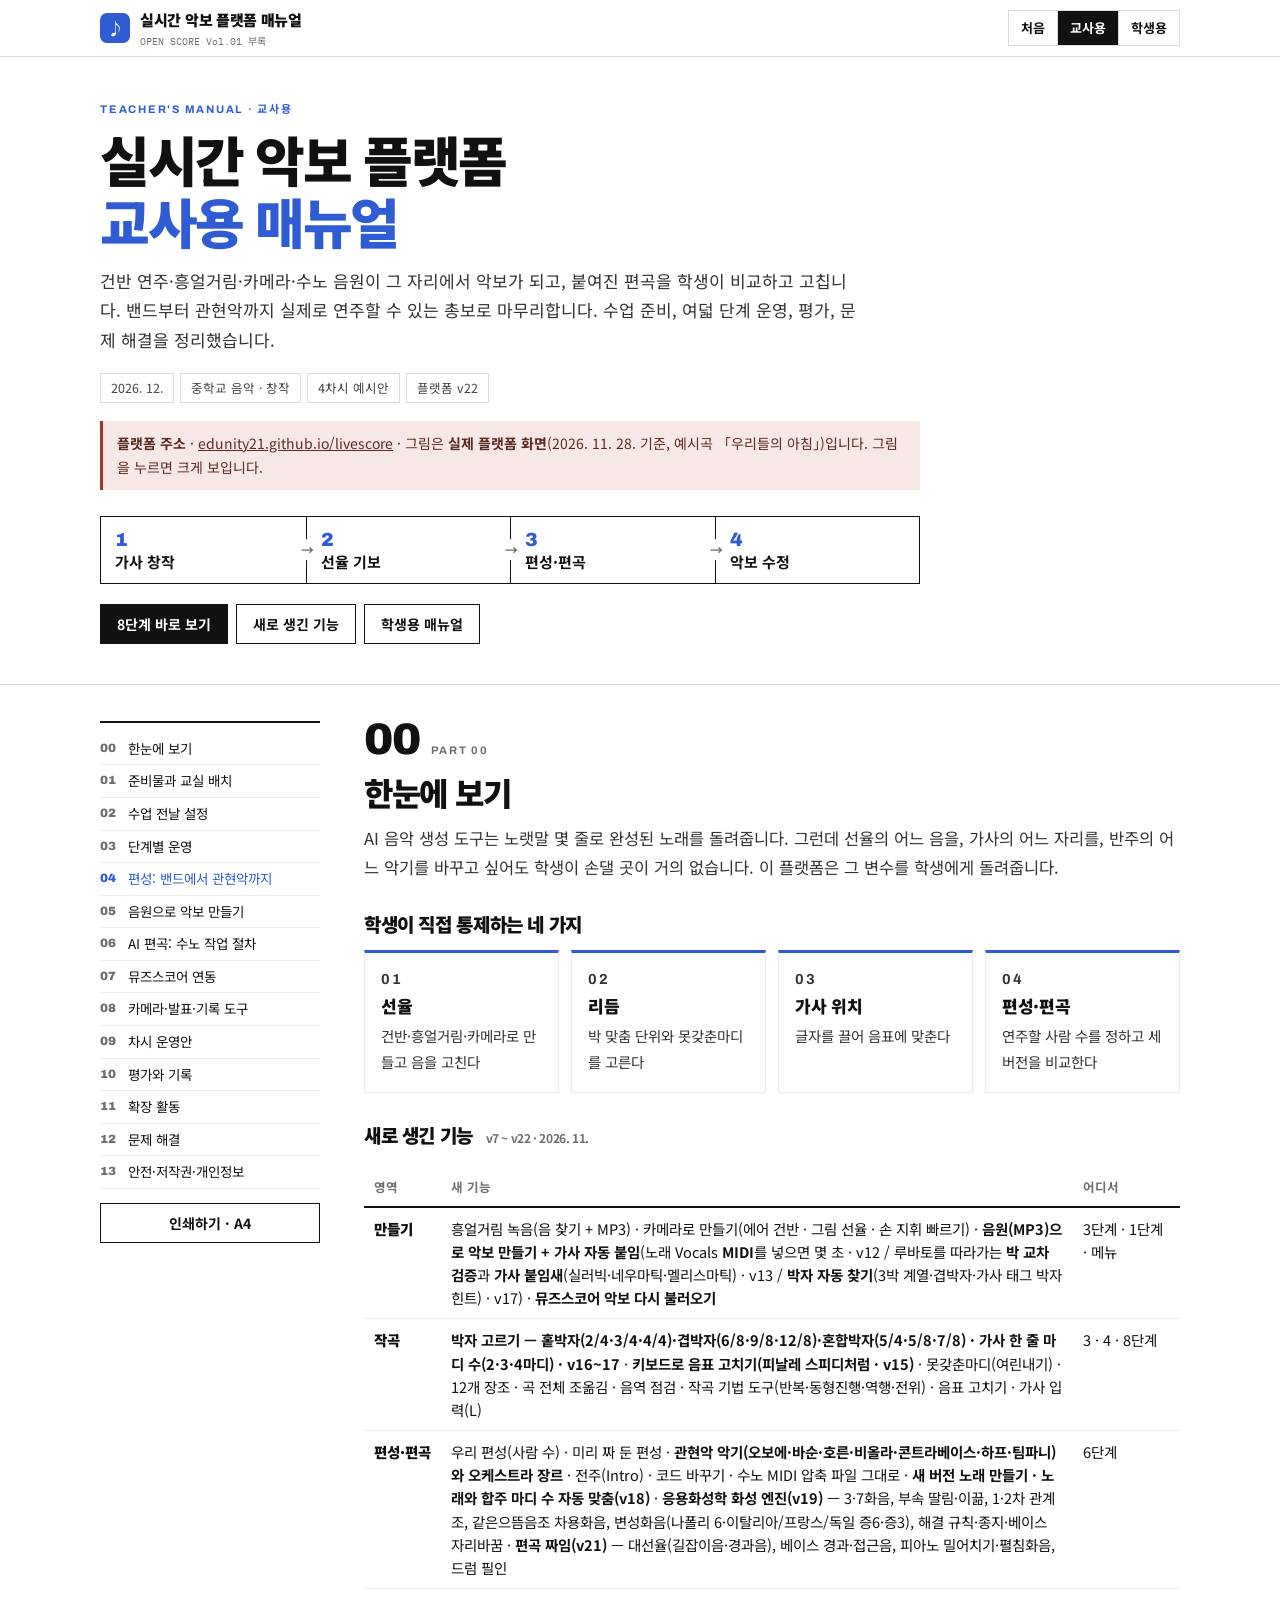
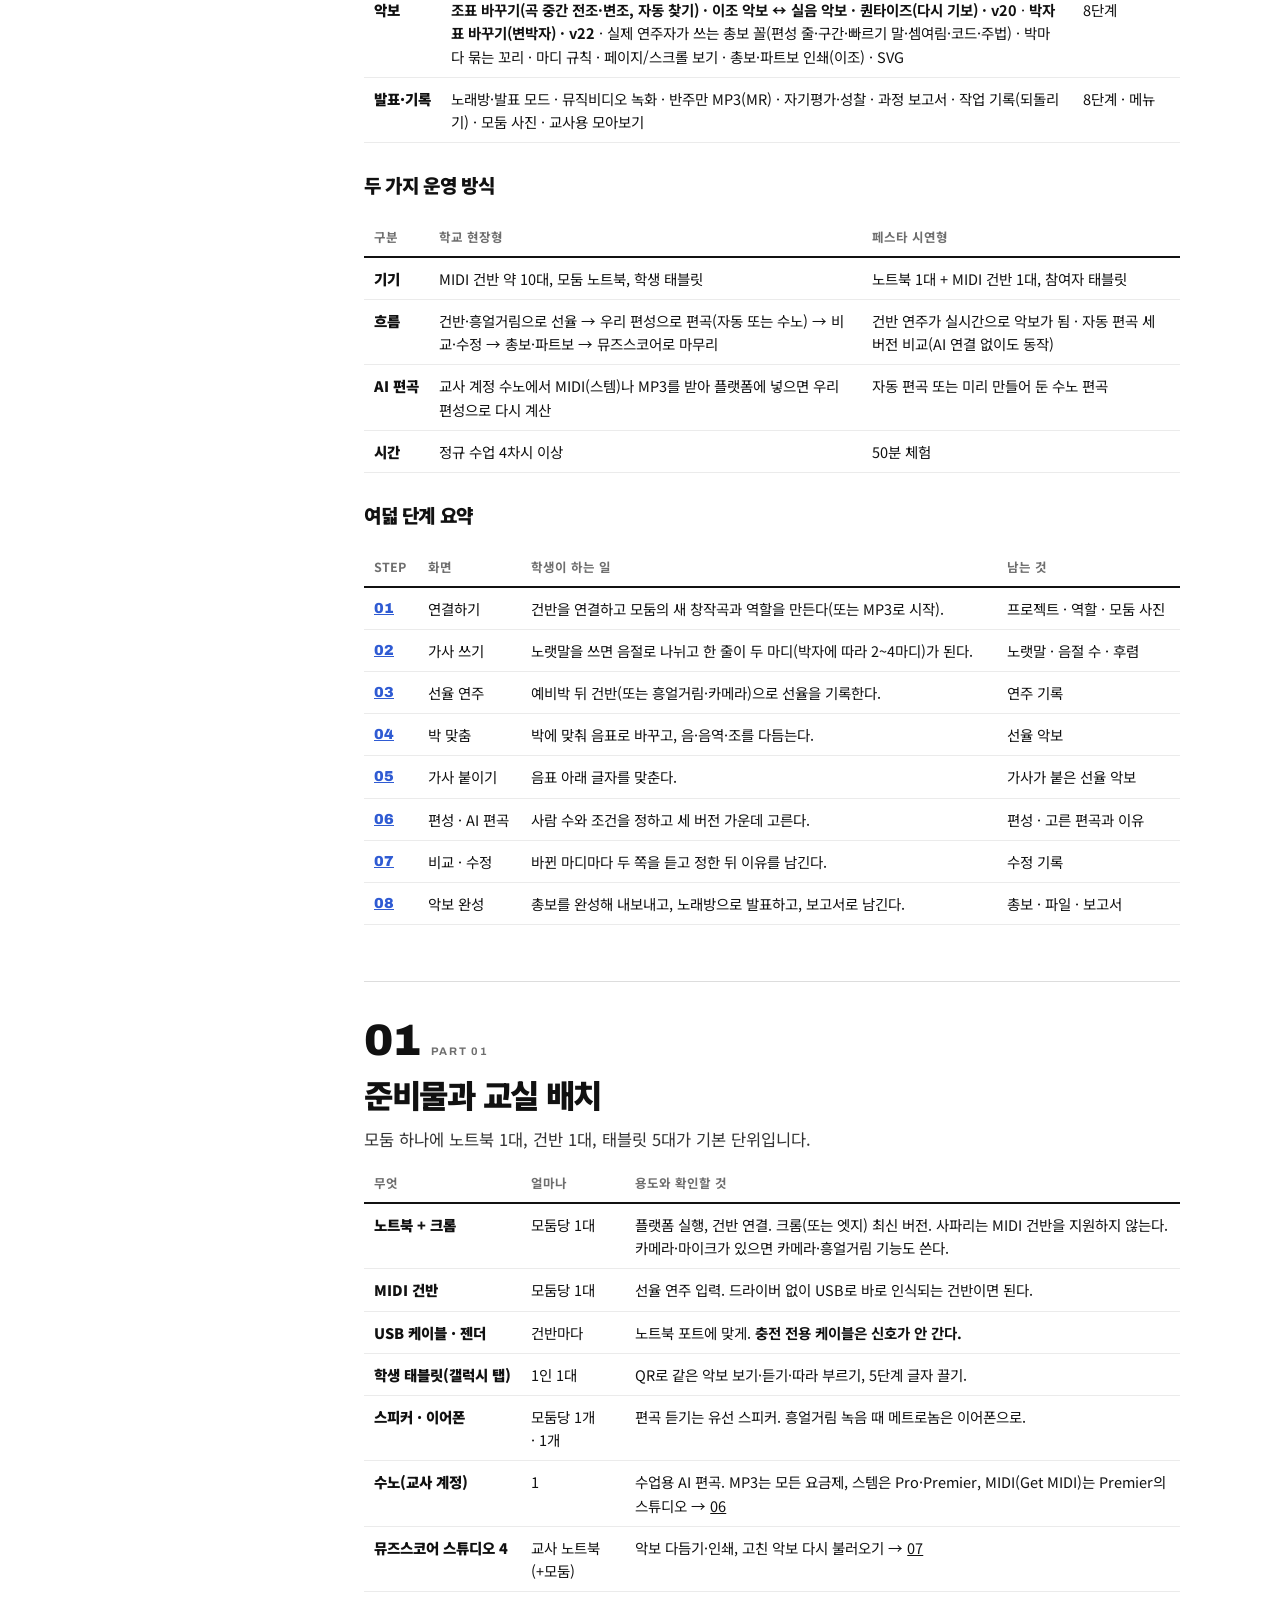
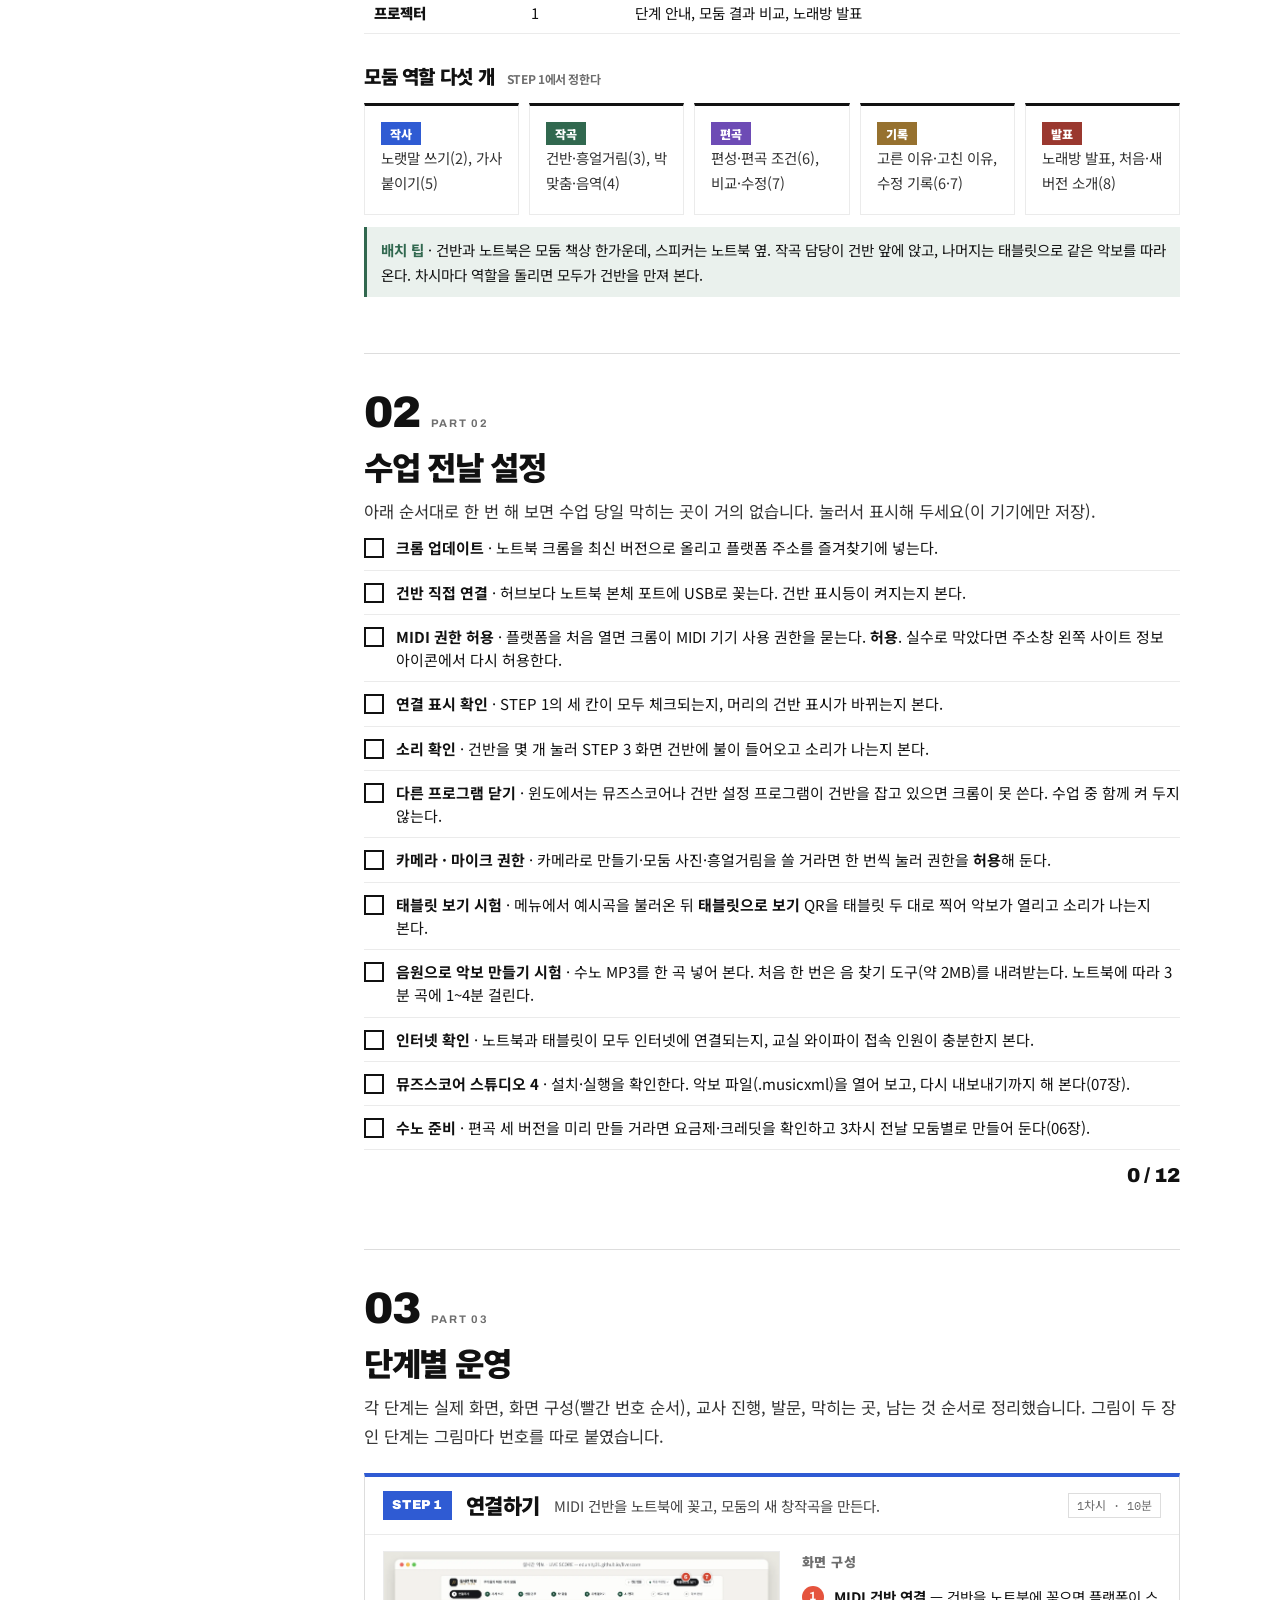
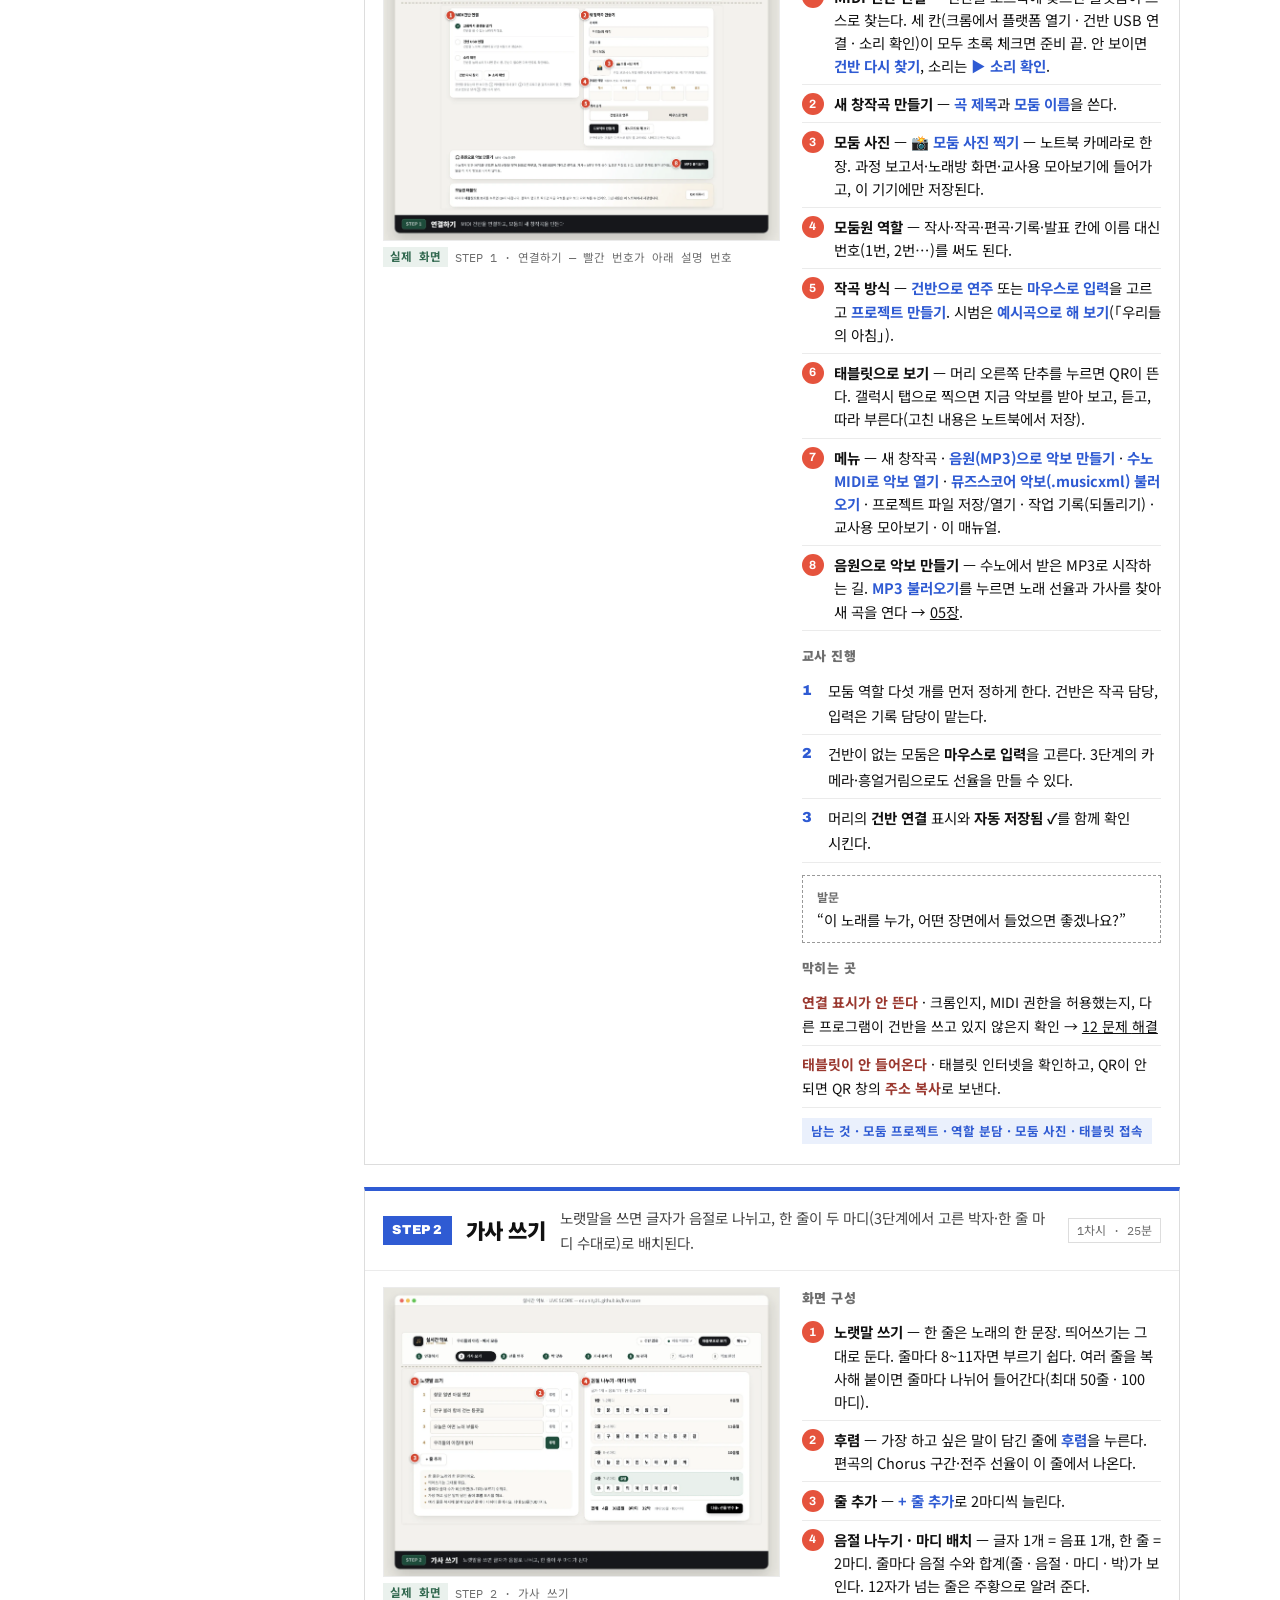
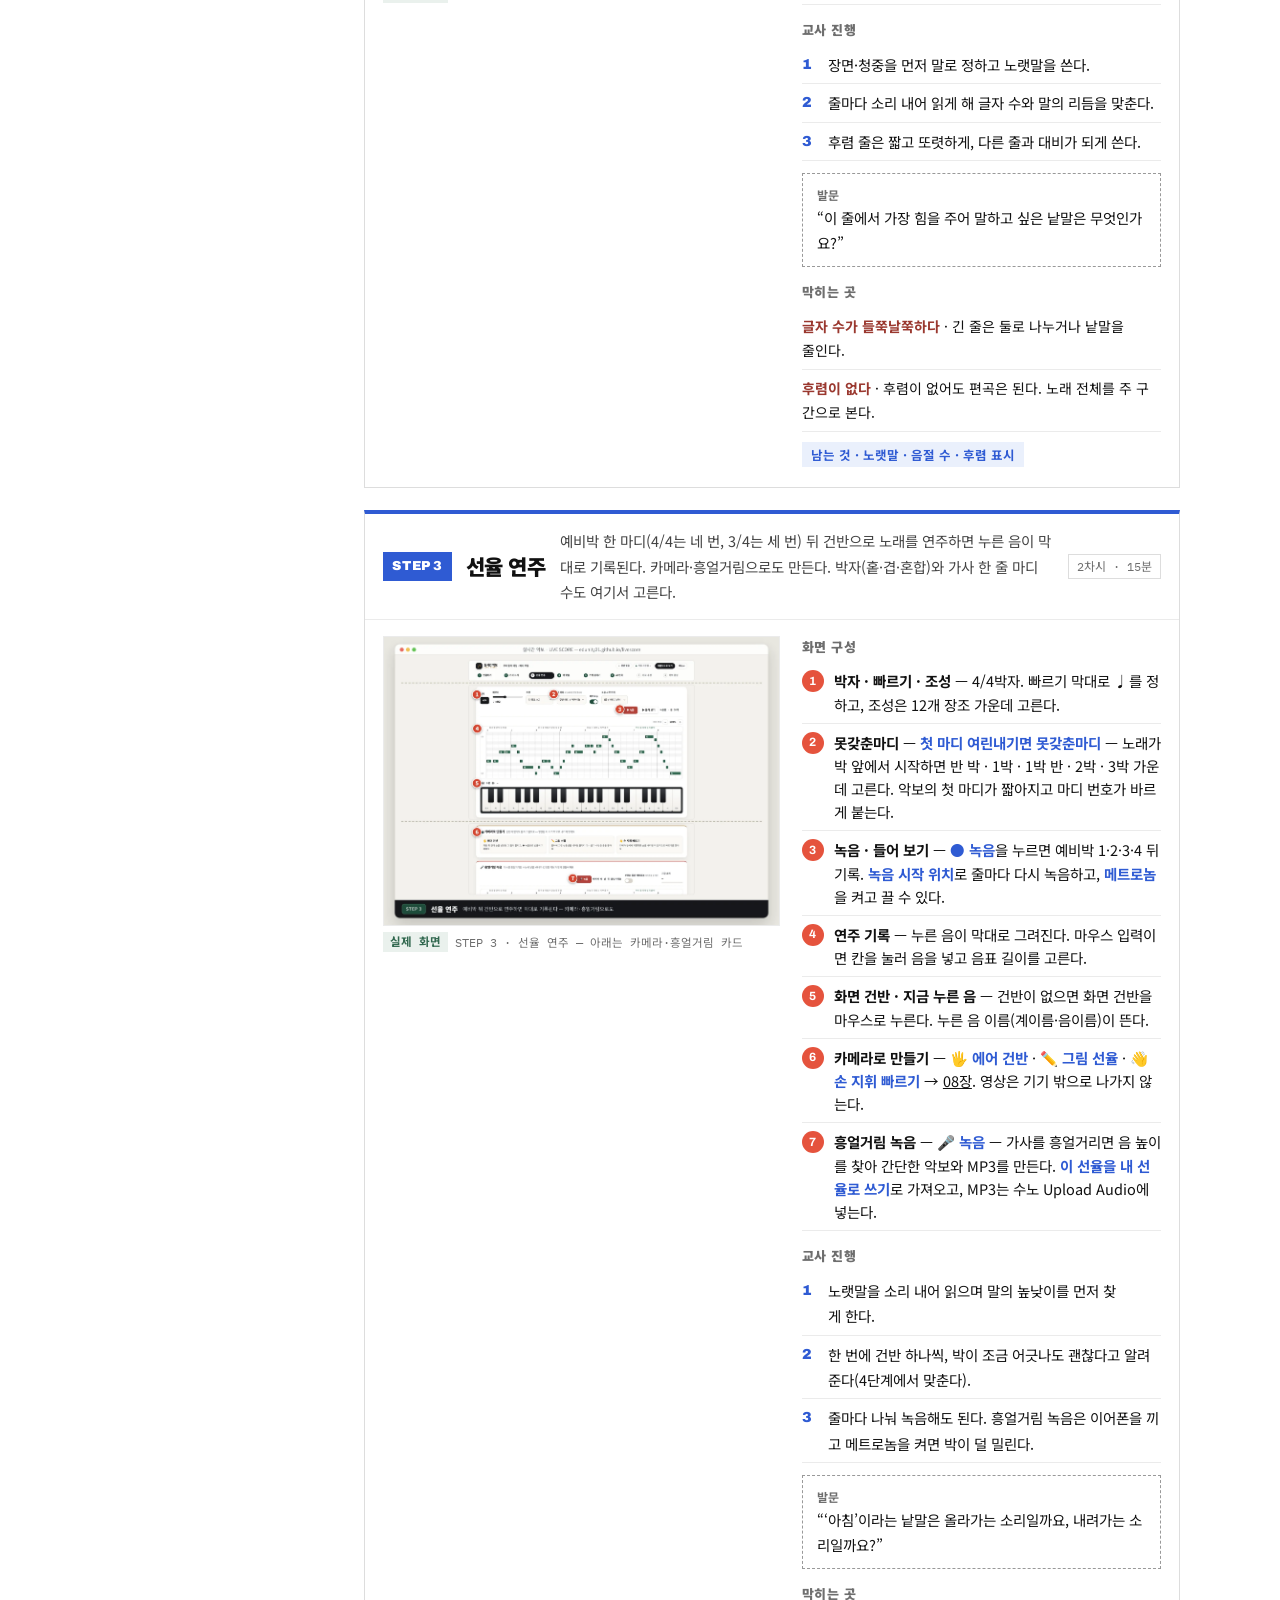
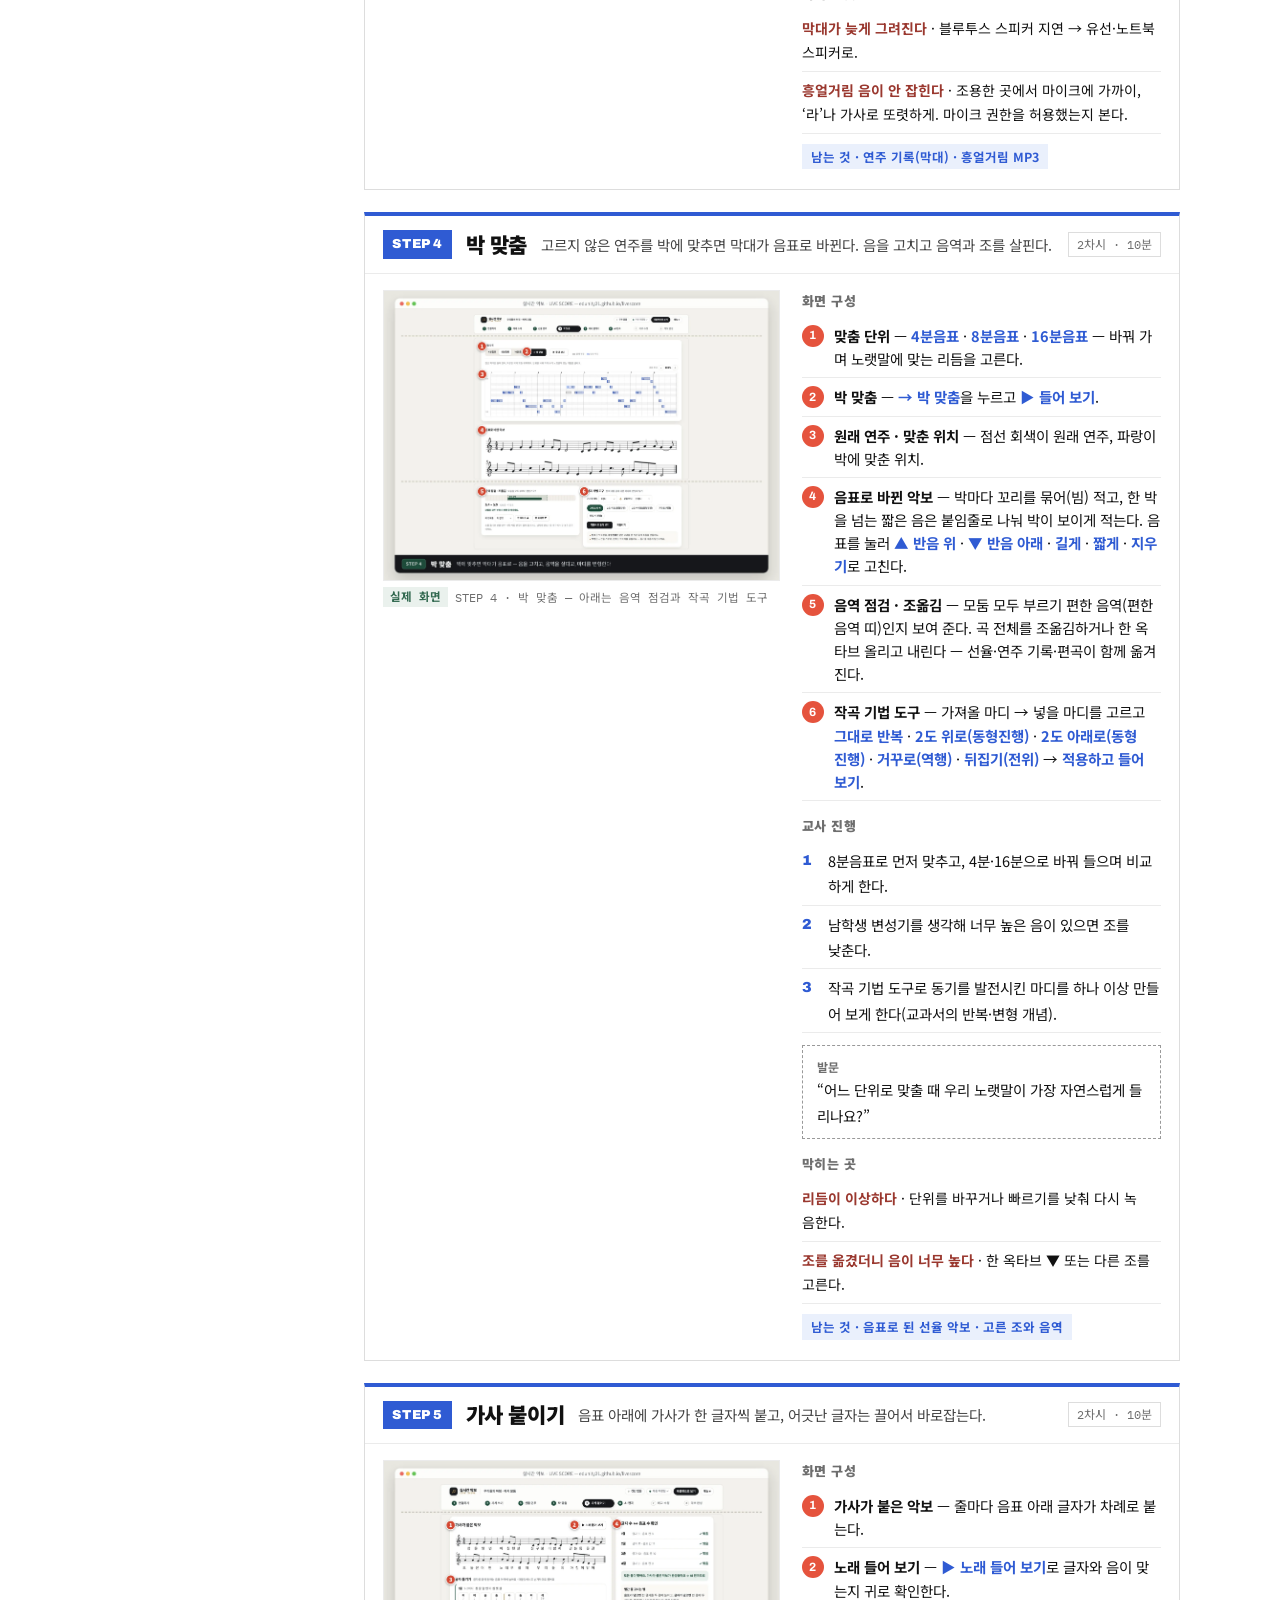
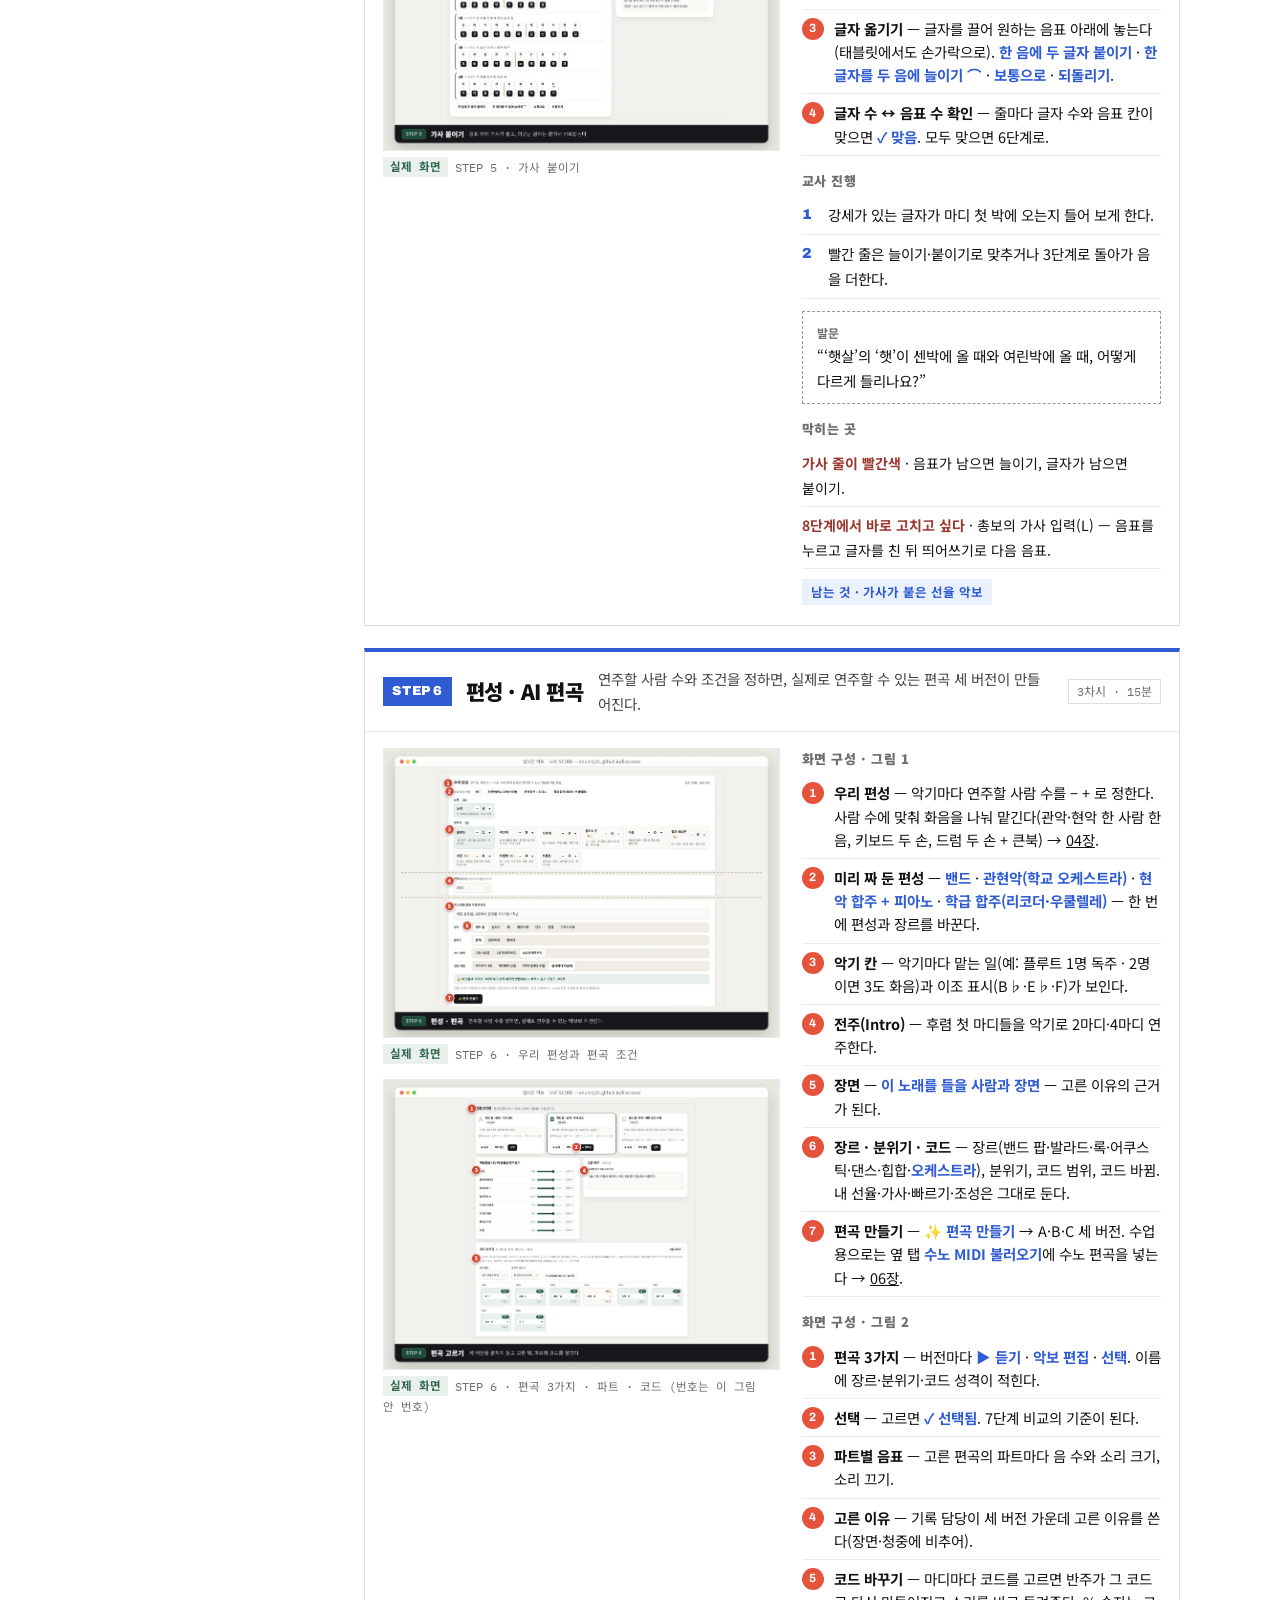
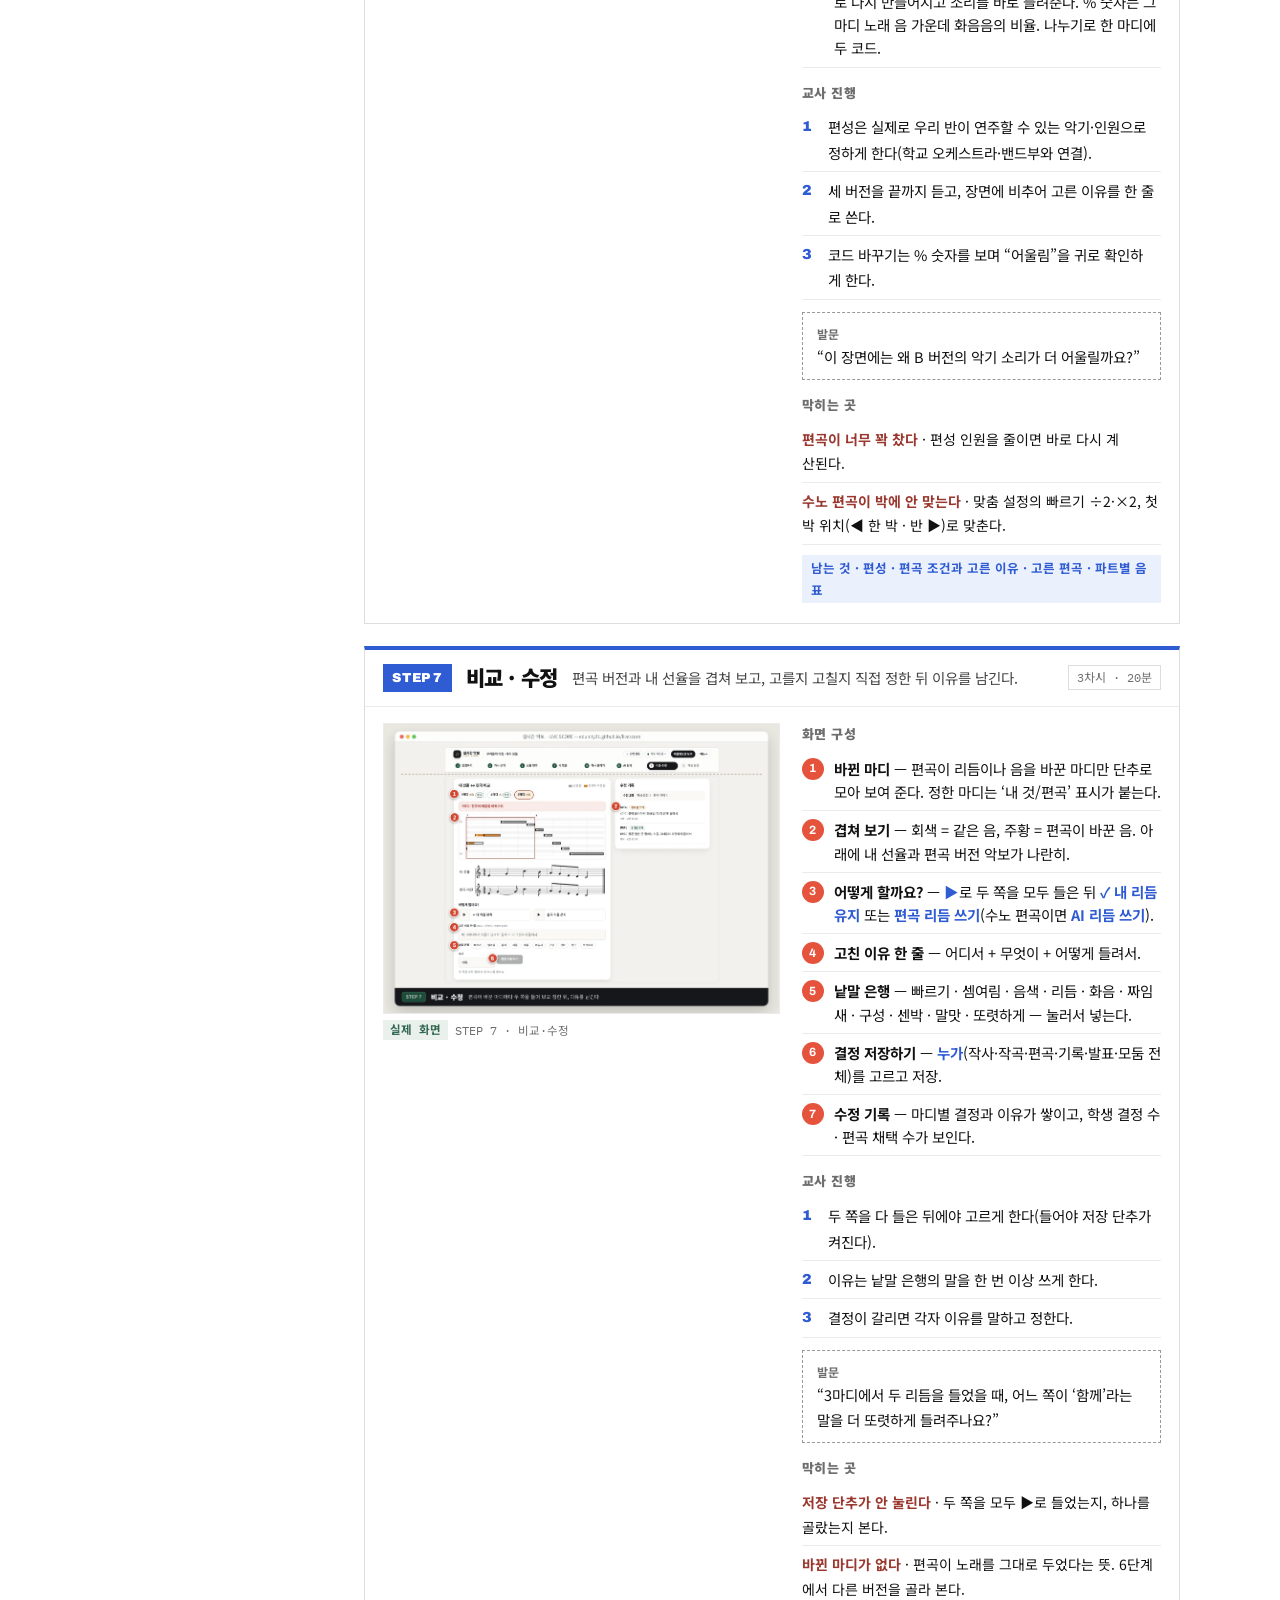
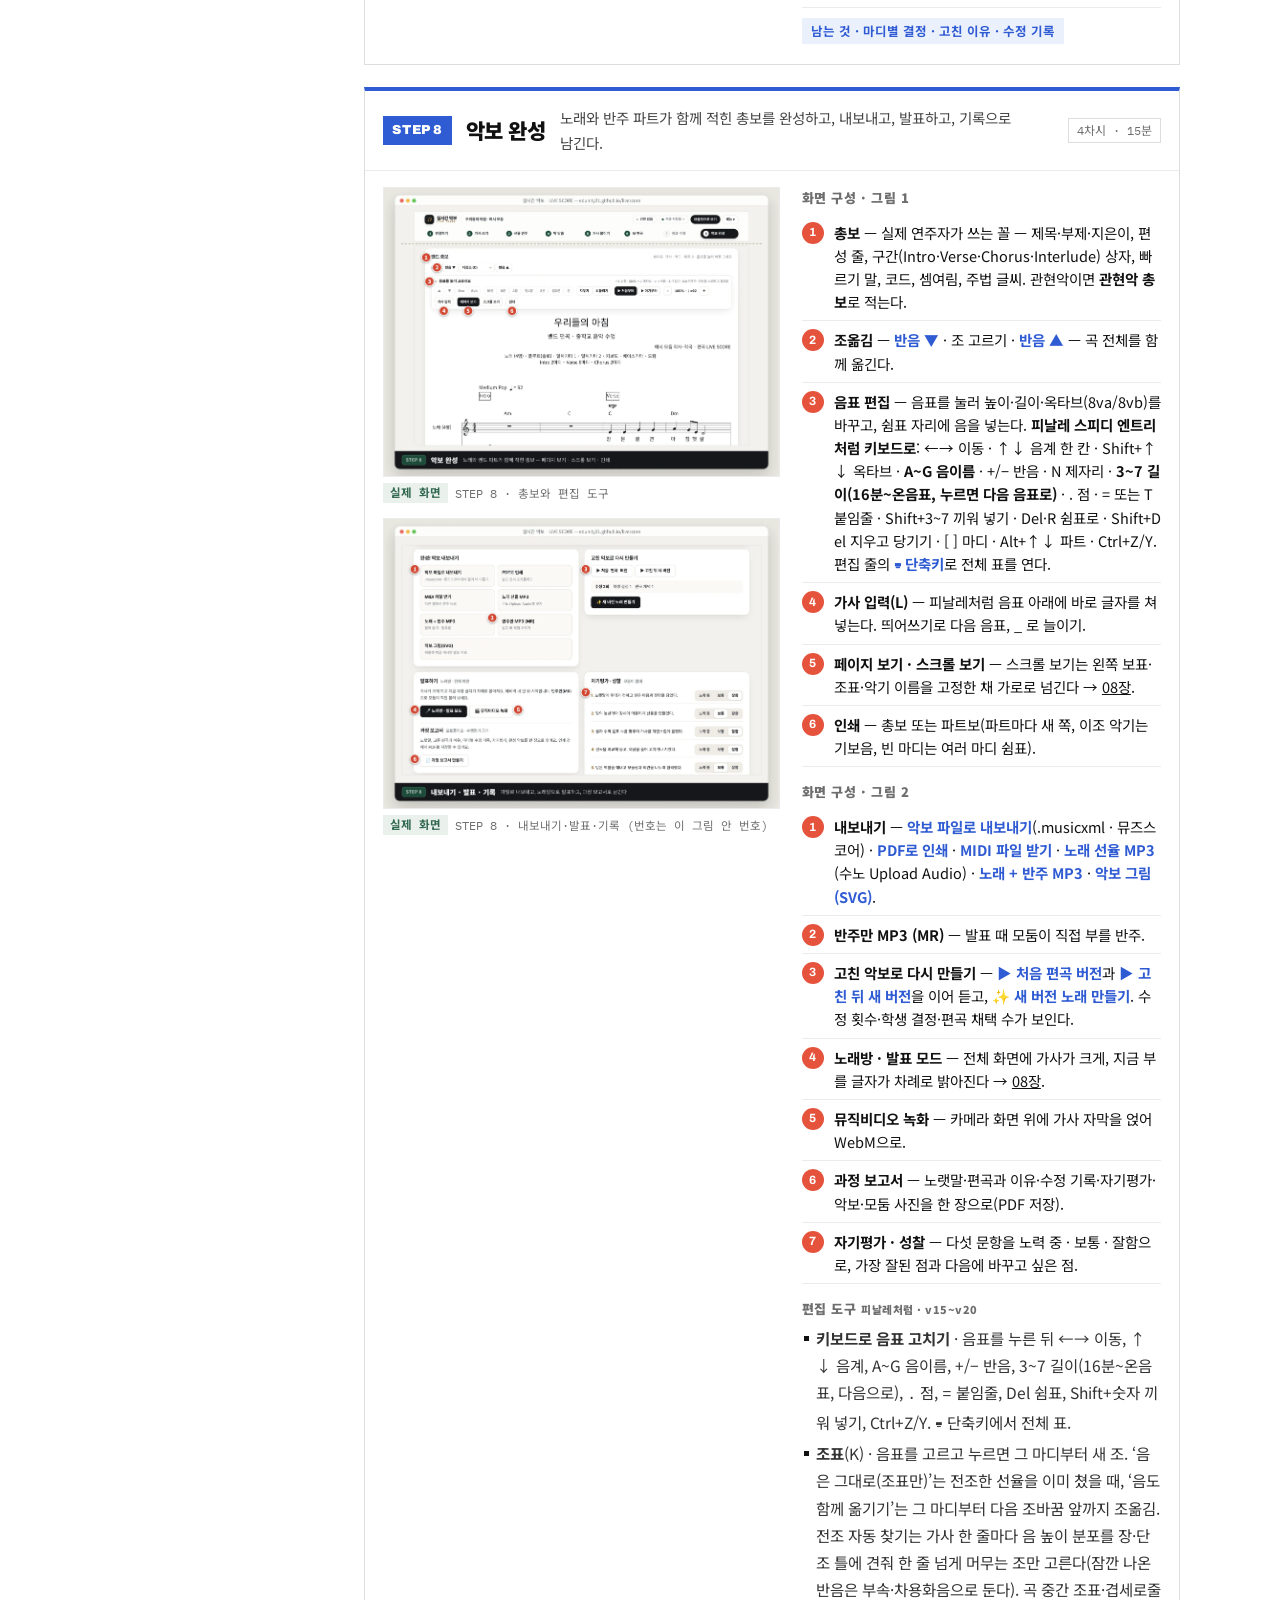
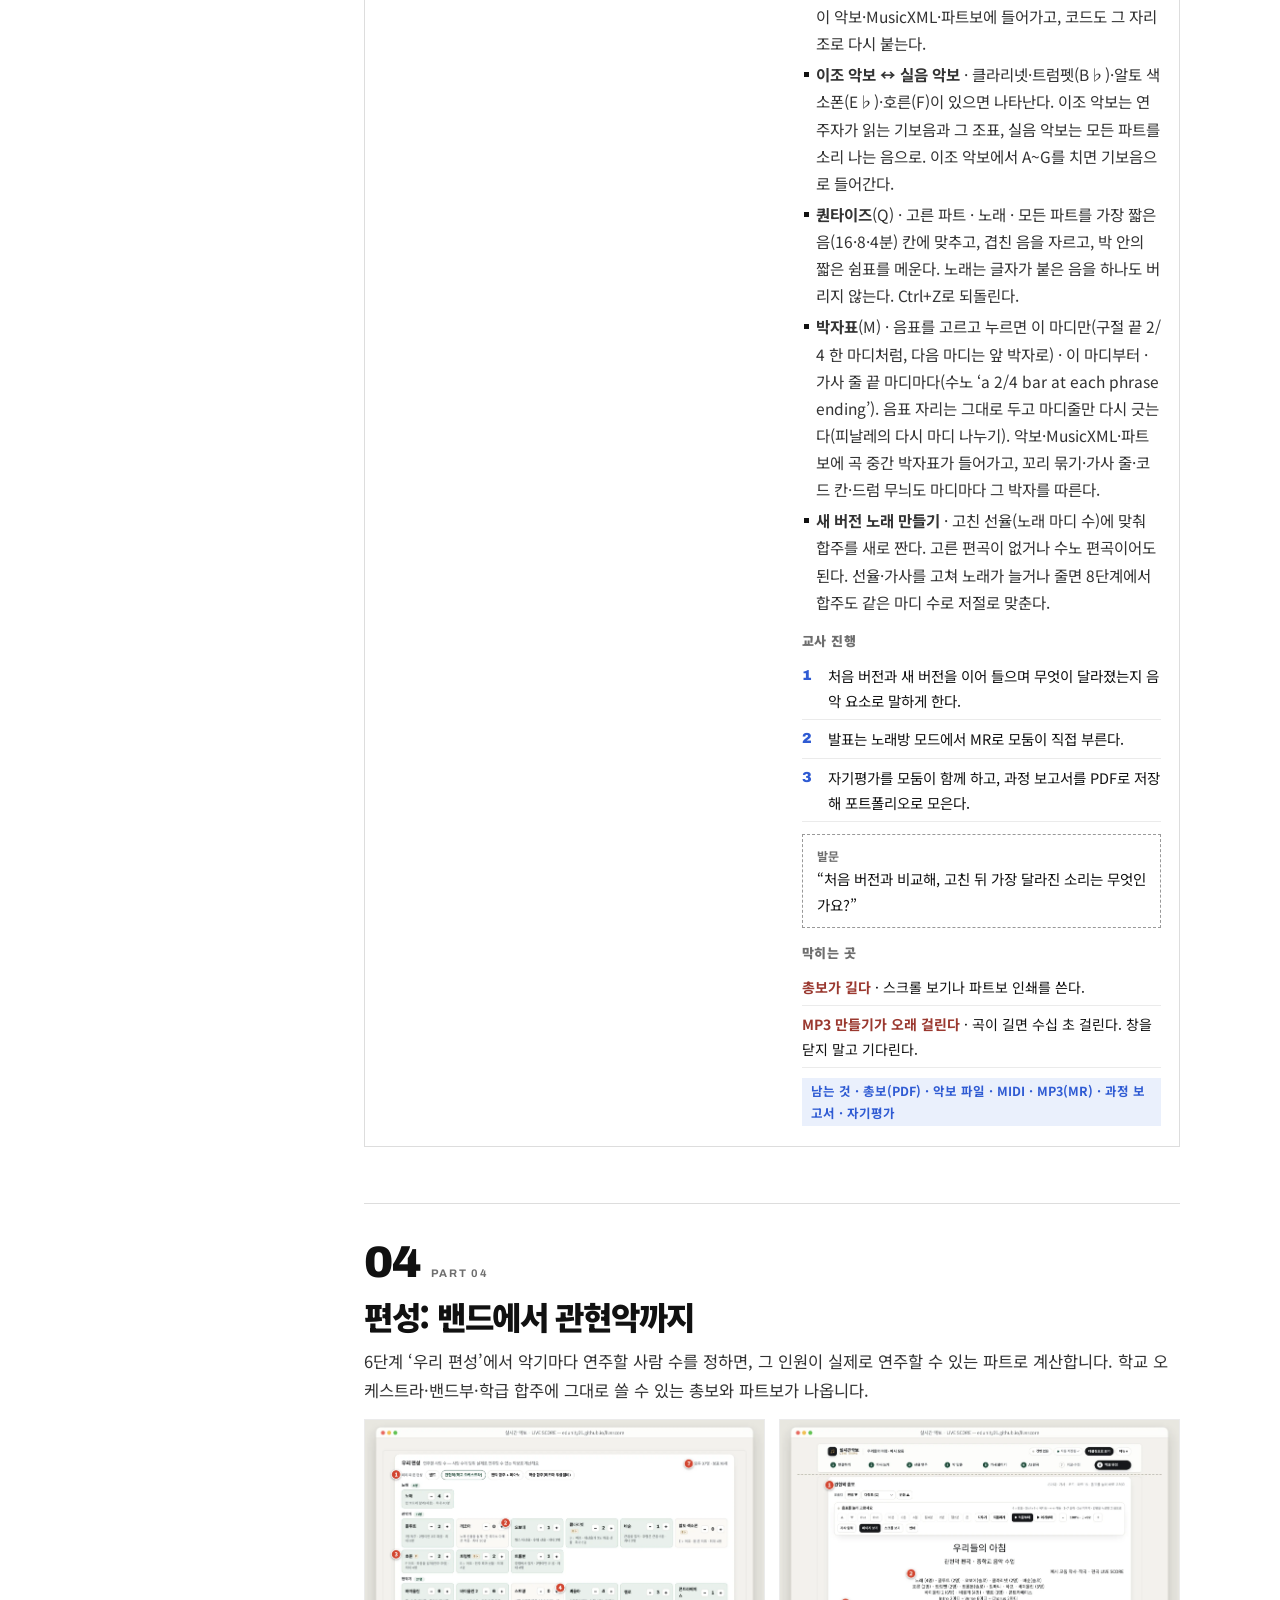
<file: teacher.html>
<!DOCTYPE html>
<html lang="ko">
<head>
<meta charset="utf-8">
<meta name="viewport" content="width=device-width,initial-scale=1">
<title>실시간 악보 플랫폼 교사용 매뉴얼 | OPEN SCORE 부록</title>
<meta name="description" content="건반·흥얼거림·카메라·음원이 악보가 되고, 밴드부터 관현악까지 편곡을 학생이 비교·수정하는 실시간 악보 플랫폼의 준비·운영·평가·문제 해결 안내">
<meta property="og:type" content="website">
<meta property="og:title" content="실시간 악보 플랫폼 교사용 매뉴얼 | OPEN SCORE 부록">
<meta property="og:description" content="건반·흥얼거림·카메라·음원이 악보가 되고, 밴드부터 관현악까지 편곡을 학생이 비교·수정하는 실시간 악보 플랫폼의 준비·운영·평가·문제 해결 안내">
<meta property="og:url" content="https://edunity21.github.io/livescore-manual/teacher.html">
<link rel="icon" href="favicon.svg" type="image/svg+xml">
<link rel="preconnect" href="https://fonts.googleapis.com">
<link rel="preconnect" href="https://fonts.gstatic.com" crossorigin>
<link href="https://fonts.googleapis.com/css2?family=Archivo:wght@700;900&family=IBM+Plex+Mono:wght@400;500&family=Noto+Sans+KR:wght@400;700;900&display=swap" rel="stylesheet">
<link rel="stylesheet" href="manual.css?v=20261128">
</head>
<body>
<header class="mhead"><div class="wrap">
  <a class="logo" href="./"><span class="mk" aria-hidden="true">♪</span><span><b>실시간 악보 플랫폼 매뉴얼</b><small>OPEN SCORE Vol.01 부록</small></span></a>
  <nav class="mnav" aria-label="매뉴얼 고르기">
    <a href="./">처음</a><a href="teacher.html" aria-current="page">교사용</a><a href="student.html">학생용</a>
  </nav>
</div></header>

<section class="cover"><div class="wrap">
  <p class="kicker">Teacher's Manual · 교사용</p>
  <h1>실시간 악보 플랫폼<br><em>교사용 매뉴얼</em></h1>
  <p class="dek">건반 연주·흥얼거림·카메라·수노 음원이 그 자리에서 악보가 되고, 붙여진 편곡을 학생이 비교하고 고칩니다. 밴드부터 관현악까지 실제로 연주할 수 있는 총보로 마무리합니다. 수업 준비, 여덟 단계 운영, 평가, 문제 해결을 정리했습니다.</p>
  <div class="meta"><span>2026. 12.</span><span>중학교 음악 · 창작</span><span>4차시 예시안</span><span>플랫폼 v22</span></div>
  <p class="notice"><b>플랫폼 주소</b> · <a href="https://edunity21.github.io/livescore/" target="_blank" rel="noopener">edunity21.github.io/livescore</a> · 그림은 <b>실제 플랫폼 화면</b>(2026. 11. 28. 기준, 예시곡 「우리들의 아침」)입니다. 그림을 누르면 크게 보입니다.</p>
  <div class="cycle" aria-label="창작 순환"><span><b>1</b>가사 창작</span><span><b>2</b>선율 기보</span><span><b>3</b>편성·편곡</span><span><b>4</b>악보 수정</span></div>
  <div class="btns no-print"><a class="btn" href="#steps">8단계 바로 보기</a><a class="btn ghost" href="#new">새로 생긴 기능</a><a class="btn ghost" href="student.html">학생용 매뉴얼</a></div>
</div></section>
<div class="wrap layout">
<nav class="toc" aria-label="차례"><a href="#overview"><b>00</b><span>한눈에 보기</span></a><a href="#kit"><b>01</b><span>준비물과 교실 배치</span></a><a href="#setup"><b>02</b><span>수업 전날 설정</span></a><a href="#steps"><b>03</b><span>단계별 운영</span></a><a href="#ensemble"><b>04</b><span>편성: 밴드에서 관현악까지</span></a><a href="#audio"><b>05</b><span>음원으로 악보 만들기</span></a><a href="#suno"><b>06</b><span>AI 편곡: 수노 작업 절차</span></a><a href="#musescore"><b>07</b><span>뮤즈스코어 연동</span></a><a href="#tools"><b>08</b><span>카메라·발표·기록 도구</span></a><a href="#lessons"><b>09</b><span>차시 운영안</span></a><a href="#assess"><b>10</b><span>평가와 기록</span></a><a href="#extend"><b>11</b><span>확장 활동</span></a><a href="#trouble"><b>12</b><span>문제 해결</span></a><a href="#safety"><b>13</b><span>안전·저작권·개인정보</span></a><button class="btn ghost print" type="button" data-print>인쇄하기 · A4</button></nav>
<main>
<section class="sec" id="overview"><div class="chap"><span class="no">00</span><span class="kicker">Part 00</span></div><h2>한눈에 보기</h2><p class="lead">AI 음악 생성 도구는 노랫말 몇 줄로 완성된 노래를 돌려줍니다. 그런데 선율의 어느 음을, 가사의 어느 자리를, 반주의 어느 악기를 바꾸고 싶어도 학생이 손댈 곳이 거의 없습니다. 이 플랫폼은 그 변수를 학생에게 돌려줍니다.</p><h3>학생이 직접 통제하는 네 가지</h3>
<div class="grid4">
  <div class="box blue"><p class="kicker">01</p><h4>선율</h4><p>건반·흥얼거림·카메라로 만들고 음을 고친다</p></div>
  <div class="box blue"><p class="kicker">02</p><h4>리듬</h4><p>박 맞춤 단위와 못갖춘마디를 고른다</p></div>
  <div class="box blue"><p class="kicker">03</p><h4>가사 위치</h4><p>글자를 끌어 음표에 맞춘다</p></div>
  <div class="box blue"><p class="kicker">04</p><h4>편성·편곡</h4><p>연주할 사람 수를 정하고 세 버전을 비교한다</p></div>
</div>
<h3 id="new">새로 생긴 기능 <small>v7 ~ v22 · 2026. 11.</small></h3><div class="tscroll"><table class="tab stack"><thead><tr><th>영역</th><th>새 기능</th><th>어디서</th></tr></thead><tbody><tr><th>만들기</th><td>흥얼거림 녹음(음 찾기 + MP3) · 카메라로 만들기(에어 건반 · 그림 선율 · 손 지휘 빠르기) · <b>음원(MP3)으로 악보 만들기 + 가사 자동 붙임</b>(노래 Vocals <b>MIDI</b>를 넣으면 몇 초 · v12 / 루바토를 따라가는 <b>박 교차 검증</b>과 <b>가사 붙임새</b>(실러빅·네우마틱·멜리스마틱) · v13 / <b>박자 자동 찾기</b>(3박 계열·겹박자·가사 태그 박자 힌트) · v17) · <b>뮤즈스코어 악보 다시 불러오기</b></td><td><span class="nw">3단계 · 1단계</span> · 메뉴</td></tr><tr><th>작곡</th><td><b>박자 고르기 — 홑박자(2/4·3/4·4/4)·겹박자(6/8·9/8·12/8)·혼합박자(5/4·5/8·7/8) · 가사 한 줄 마디 수(2·3·4마디) · v16~17</b> · <b>키보드로 음표 고치기(피날레 스피디처럼 · v15)</b> · 못갖춘마디(여린내기) · 12개 장조 · 곡 전체 조옮김 · 음역 점검 · 작곡 기법 도구(반복·동형진행·역행·전위) · 음표 고치기 · 가사 입력(L)</td><td><span class="nw">3 · 4 · 8단계</span></td></tr><tr><th>편성·편곡</th><td>우리 편성(사람 수) · 미리 짜 둔 편성 · <b>관현악 악기(오보에·바순·호른·비올라·콘트라베이스·하프·팀파니)와 오케스트라 장르</b> · 전주(Intro) · 코드 바꾸기 · 수노 MIDI 압축 파일 그대로 · <b>새 버전 노래 만들기 · 노래와 합주 마디 수 자동 맞춤(v18)</b> · <b>응용화성학 화성 엔진(v19)</b> — 3·7화음, 부속 딸림·이끎, 1·2차 관계조, 같은으뜸음조 차용화음, 변성화음(나폴리 6·이탈리아/프랑스/독일 증6·증3), 해결 규칙·종지·베이스 자리바꿈 · <b>편곡 짜임(v21)</b> — 대선율(길잡이음·경과음), 베이스 경과·접근음, 피아노 밀어치기·펼침화음, 드럼 필인</td><td>6단계</td></tr><tr><th>악보</th><td><b>조표 바꾸기(곡 중간 전조·변조, 자동 찾기) · 이조 악보 ↔ 실음 악보 · 퀀타이즈(다시 기보) · v20</b> · <b>박자표 바꾸기(변박자) · v22</b> · 실제 연주자가 쓰는 총보 꼴(편성 줄·구간·빠르기 말·셈여림·코드·주법) · 박마다 묶는 꼬리 · 마디 규칙 · 페이지/스크롤 보기 · 총보·파트보 인쇄(이조) · SVG</td><td>8단계</td></tr><tr><th>발표·기록</th><td>노래방·발표 모드 · 뮤직비디오 녹화 · 반주만 MP3(MR) · 자기평가·성찰 · 과정 보고서 · 작업 기록(되돌리기) · 모둠 사진 · 교사용 모아보기</td><td><span class="nw">8단계 · 메뉴</span></td></tr></tbody></table></div><h3>두 가지 운영 방식</h3><div class="tscroll"><table class="tab stack"><thead><tr><th>구분</th><th>학교 현장형</th><th>페스타 시연형</th></tr></thead><tbody><tr><th>기기</th><td>MIDI 건반 약 10대, 모둠 노트북, 학생 태블릿</td><td>노트북 1대 + MIDI 건반 1대, 참여자 태블릿</td></tr><tr><th>흐름</th><td>건반·흥얼거림으로 선율 → 우리 편성으로 편곡(자동 또는 수노) → 비교·수정 → 총보·파트보 → 뮤즈스코어로 마무리</td><td>건반 연주가 실시간으로 악보가 됨 · 자동 편곡 세 버전 비교(AI 연결 없이도 동작)</td></tr><tr><th>AI 편곡</th><td>교사 계정 수노에서 MIDI(스템)나 MP3를 받아 플랫폼에 넣으면 우리 편성으로 다시 계산</td><td>자동 편곡 또는 미리 만들어 둔 수노 편곡</td></tr><tr><th>시간</th><td>정규 수업 4차시 이상</td><td>50분 체험</td></tr></tbody></table></div><h3>여덟 단계 요약</h3><div class="tscroll"><table class="tab"><thead><tr><th>STEP</th><th>화면</th><th>학생이 하는 일</th><th>남는 것</th></tr></thead><tbody><tr><td class="n"><a href="#step1">01</a></td><td>연결하기</td><td>건반을 연결하고 모둠의 새 창작곡과 역할을 만든다(또는 MP3로 시작).</td><td>프로젝트 · 역할 · 모둠 사진</td></tr><tr><td class="n"><a href="#step2">02</a></td><td>가사 쓰기</td><td>노랫말을 쓰면 음절로 나뉘고 한 줄이 두 마디(박자에 따라 2~4마디)가 된다.</td><td>노랫말 · 음절 수 · 후렴</td></tr><tr><td class="n"><a href="#step3">03</a></td><td>선율 연주</td><td>예비박 뒤 건반(또는 흥얼거림·카메라)으로 선율을 기록한다.</td><td>연주 기록</td></tr><tr><td class="n"><a href="#step4">04</a></td><td>박 맞춤</td><td>박에 맞춰 음표로 바꾸고, 음·음역·조를 다듬는다.</td><td>선율 악보</td></tr><tr><td class="n"><a href="#step5">05</a></td><td>가사 붙이기</td><td>음표 아래 글자를 맞춘다.</td><td>가사가 붙은 선율 악보</td></tr><tr><td class="n"><a href="#step6">06</a></td><td>편성 · AI 편곡</td><td>사람 수와 조건을 정하고 세 버전 가운데 고른다.</td><td>편성 · 고른 편곡과 이유</td></tr><tr><td class="n"><a href="#step7">07</a></td><td>비교 · 수정</td><td>바뀐 마디마다 두 쪽을 듣고 정한 뒤 이유를 남긴다.</td><td>수정 기록</td></tr><tr><td class="n"><a href="#step8">08</a></td><td>악보 완성</td><td>총보를 완성해 내보내고, 노래방으로 발표하고, 보고서로 남긴다.</td><td>총보 · 파일 · 보고서</td></tr></tbody></table></div></section>
<section class="sec" id="kit"><div class="chap"><span class="no">01</span><span class="kicker">Part 01</span></div><h2>준비물과 교실 배치</h2><p class="lead">모둠 하나에 노트북 1대, 건반 1대, 태블릿 5대가 기본 단위입니다.</p><div class="tscroll"><table class="tab"><thead><tr><th>무엇</th><th>얼마나</th><th>용도와 확인할 것</th></tr></thead><tbody><tr><th>노트북 + 크롬</th><td>모둠당 1대</td><td>플랫폼 실행, 건반 연결. 크롬(또는 엣지) 최신 버전. 사파리는 MIDI 건반을 지원하지 않는다. 카메라·마이크가 있으면 카메라·흥얼거림 기능도 쓴다.</td></tr><tr><th>MIDI 건반</th><td>모둠당 1대</td><td>선율 연주 입력. 드라이버 없이 USB로 바로 인식되는 건반이면 된다.</td></tr><tr><th>USB 케이블 · 젠더</th><td>건반마다</td><td>노트북 포트에 맞게. <b>충전 전용 케이블은 신호가 안 간다.</b></td></tr><tr><th>학생 태블릿(갤럭시 탭)</th><td>1인 1대</td><td>QR로 같은 악보 보기·듣기·따라 부르기, 5단계 글자 끌기.</td></tr><tr><th>스피커 · 이어폰</th><td>모둠당 1개 · 1개</td><td>편곡 듣기는 유선 스피커. 흥얼거림 녹음 때 메트로놈은 이어폰으로.</td></tr><tr><th>수노(교사 계정)</th><td>1</td><td>수업용 AI 편곡. MP3는 모든 요금제, 스템은 Pro·Premier, MIDI(Get MIDI)는 Premier의 스튜디오 → <a href="#suno">06</a></td></tr><tr><th>뮤즈스코어 스튜디오 4</th><td>교사 노트북(+모둠)</td><td>악보 다듬기·인쇄, 고친 악보 다시 불러오기 → <a href="#musescore">07</a></td></tr><tr><th>프로젝터</th><td>1</td><td>단계 안내, 모둠 결과 비교, 노래방 발표</td></tr></tbody></table></div><h3>모둠 역할 다섯 개 <small>STEP 1에서 정한다</small></h3>
<div class="grid5">
  <div class="box role"><span class="tag">작사</span><p>노랫말 쓰기(2), 가사 붙이기(5)</p></div>
  <div class="box role"><span class="tag">작곡</span><p>건반·흥얼거림(3), 박 맞춤·음역(4)</p></div>
  <div class="box role"><span class="tag">편곡</span><p>편성·편곡 조건(6), 비교·수정(7)</p></div>
  <div class="box role"><span class="tag">기록</span><p>고른 이유·고친 이유, 수정 기록(6·7)</p></div>
  <div class="box role"><span class="tag">발표</span><p>노래방 발표, 처음·새 버전 소개(8)</p></div>
</div>
<p class="tip"><b>배치 팁</b> · 건반과 노트북은 모둠 책상 한가운데, 스피커는 노트북 옆. 작곡 담당이 건반 앞에 앉고, 나머지는 태블릿으로 같은 악보를 따라온다. 차시마다 역할을 돌리면 모두가 건반을 만져 본다.</p></section>
<section class="sec" id="setup"><div class="chap"><span class="no">02</span><span class="kicker">Part 02</span></div><h2>수업 전날 설정</h2><p class="lead">아래 순서대로 한 번 해 보면 수업 당일 막히는 곳이 거의 없습니다. 눌러서 표시해 두세요(이 기기에만 저장).</p><ul class="check" data-store="t-setup11"><li><label><input type="checkbox"><span><b>크롬 업데이트</b> · 노트북 크롬을 최신 버전으로 올리고 플랫폼 주소를 즐겨찾기에 넣는다.</span></label></li><li><label><input type="checkbox"><span><b>건반 직접 연결</b> · 허브보다 노트북 본체 포트에 USB로 꽂는다. 건반 표시등이 켜지는지 본다.</span></label></li><li><label><input type="checkbox"><span><b>MIDI 권한 허용</b> · 플랫폼을 처음 열면 크롬이 MIDI 기기 사용 권한을 묻는다. <b>허용</b>. 실수로 막았다면 주소창 왼쪽 사이트 정보 아이콘에서 다시 허용한다.</span></label></li><li><label><input type="checkbox"><span><b>연결 표시 확인</b> · STEP 1의 세 칸이 모두 체크되는지, 머리의 건반 표시가 바뀌는지 본다.</span></label></li><li><label><input type="checkbox"><span><b>소리 확인</b> · 건반을 몇 개 눌러 STEP 3 화면 건반에 불이 들어오고 소리가 나는지 본다.</span></label></li><li><label><input type="checkbox"><span><b>다른 프로그램 닫기</b> · 윈도에서는 뮤즈스코어나 건반 설정 프로그램이 건반을 잡고 있으면 크롬이 못 쓴다. 수업 중 함께 켜 두지 않는다.</span></label></li><li><label><input type="checkbox"><span><b>카메라 · 마이크 권한</b> · 카메라로 만들기·모둠 사진·흥얼거림을 쓸 거라면 한 번씩 눌러 권한을 <b>허용</b>해 둔다.</span></label></li><li><label><input type="checkbox"><span><b>태블릿 보기 시험</b> · 메뉴에서 예시곡을 불러온 뒤 <b>태블릿으로 보기</b> QR을 태블릿 두 대로 찍어 악보가 열리고 소리가 나는지 본다.</span></label></li><li><label><input type="checkbox"><span><b>음원으로 악보 만들기 시험</b> · 수노 MP3를 한 곡 넣어 본다. 처음 한 번은 음 찾기 도구(약 2MB)를 내려받는다. 노트북에 따라 3분 곡에 1~4분 걸린다.</span></label></li><li><label><input type="checkbox"><span><b>인터넷 확인</b> · 노트북과 태블릿이 모두 인터넷에 연결되는지, 교실 와이파이 접속 인원이 충분한지 본다.</span></label></li><li><label><input type="checkbox"><span><b>뮤즈스코어 스튜디오 4</b> · 설치·실행을 확인한다. 악보 파일(.musicxml)을 열어 보고, 다시 내보내기까지 해 본다(07장).</span></label></li><li><label><input type="checkbox"><span><b>수노 준비</b> · 편곡 세 버전을 미리 만들 거라면 요금제·크레딧을 확인하고 3차시 전날 모둠별로 만들어 둔다(06장).</span></label></li></ul>
<p class="check-count" data-count="t-setup11">0 / 12</p></section>
<section class="sec" id="steps"><div class="chap"><span class="no">03</span><span class="kicker">Part 03</span></div><h2>단계별 운영</h2><p class="lead">각 단계는 실제 화면, 화면 구성(빨간 번호 순서), 교사 진행, 발문, 막히는 곳, 남는 것 순서로 정리했습니다. 그림이 두 장인 단계는 그림마다 번호를 따로 붙였습니다.</p>
<article class="step" id="step1">
  <div class="step-h"><span class="sn">STEP 1</span><h3>연결하기</h3><p class="one">MIDI 건반을 노트북에 꽂고, 모둠의 새 창작곡을 만든다.</p><span class="time">1차시 · 10분</span></div>
  <div class="step-b">
    <figure><a href="assets/step1.webp" target="_blank" rel="noopener" title="크게 보기"><img src="assets/step1.webp" alt="STEP 1 연결하기 실제 화면" loading="lazy" decoding="async" width="1100" height="803"></a><figcaption><span class="real">실제 화면</span> STEP 1 · 연결하기 — 빨간 번호가 아래 설명 번호</figcaption></figure>
    <div>
      <p class="step-sub">화면 구성</p>
      <ol class="callouts"><li><b>1</b><div><strong>MIDI 건반 연결</strong> — 건반을 노트북에 꽂으면 플랫폼이 스스로 찾는다. 세 칸(크롬에서 플랫폼 열기 · 건반 USB 연결 · 소리 확인)이 모두 초록 체크면 준비 끝. 안 보이면 <span class="ui">건반 다시 찾기</span>, 소리는 <span class="ui">▶ 소리 확인</span>.</div></li><li><b>2</b><div><strong>새 창작곡 만들기</strong> — <span class="ui">곡 제목</span>과 <span class="ui">모둠 이름</span>을 쓴다.</div></li><li><b>3</b><div><strong>모둠 사진</strong> — <span class="ui">📸 모둠 사진 찍기</span> — 노트북 카메라로 한 장. 과정 보고서·노래방 화면·교사용 모아보기에 들어가고, 이 기기에만 저장된다.</div></li><li><b>4</b><div><strong>모둠원 역할</strong> — 작사·작곡·편곡·기록·발표 칸에 이름 대신 번호(1번, 2번…)를 써도 된다.</div></li><li><b>5</b><div><strong>작곡 방식</strong> — <span class="ui">건반으로 연주</span> 또는 <span class="ui">마우스로 입력</span>을 고르고 <span class="ui">프로젝트 만들기</span>. 시범은 <span class="ui">예시곡으로 해 보기</span>(「우리들의 아침」).</div></li><li><b>6</b><div><strong>태블릿으로 보기</strong> — 머리 오른쪽 단추를 누르면 QR이 뜬다. 갤럭시 탭으로 찍으면 지금 악보를 받아 보고, 듣고, 따라 부른다(고친 내용은 노트북에서 저장).</div></li><li><b>7</b><div><strong>메뉴</strong> — 새 창작곡 · <span class="ui">음원(MP3)으로 악보 만들기</span> · <span class="ui">수노 MIDI로 악보 열기</span> · <span class="ui">뮤즈스코어 악보(.musicxml) 불러오기</span> · 프로젝트 파일 저장/열기 · 작업 기록(되돌리기) · 교사용 모아보기 · 이 매뉴얼.</div></li><li><b>8</b><div><strong>음원으로 악보 만들기</strong> — 수노에서 받은 MP3로 시작하는 길. <span class="ui">MP3 불러오기</span>를 누르면 노래 선율과 가사를 찾아 새 곡을 연다 → <a href="#audio">05장</a>.</div></li></ol>
      
      <p class="step-sub">교사 진행</p>
      <ol class="todo"><li>모둠 역할 다섯 개를 먼저 정하게 한다. 건반은 작곡 담당, 입력은 기록 담당이 맡는다.</li><li>건반이 없는 모둠은 <b>마우스로 입력</b>을 고른다. 3단계의 카메라·흥얼거림으로도 선율을 만들 수 있다.</li><li>머리의 <b>건반 연결</b> 표시와 <b>자동 저장됨 ✓</b>를 함께 확인시킨다.</li></ol>
      <div class="say"><b>발문</b>“이 노래를 누가, 어떤 장면에서 들었으면 좋겠나요?”</div>
      <p class="step-sub">막히는 곳</p>
      <ul class="fix"><li><b>연결 표시가 안 뜬다</b> · 크롬인지, MIDI 권한을 허용했는지, 다른 프로그램이 건반을 쓰고 있지 않은지 확인 → <a href="#trouble">12 문제 해결</a></li><li><b>태블릿이 안 들어온다</b> · 태블릿 인터넷을 확인하고, QR이 안 되면 QR 창의 <b>주소 복사</b>로 보낸다.</li></ul>
      <span class="out">남는 것 · 모둠 프로젝트 · 역할 분담 · 모둠 사진 · 태블릿 접속</span>
    </div>
  </div>
</article>
<article class="step" id="step2">
  <div class="step-h"><span class="sn">STEP 2</span><h3>가사 쓰기</h3><p class="one">노랫말을 쓰면 글자가 음절로 나뉘고, 한 줄이 두 마디(3단계에서 고른 박자·한 줄 마디 수대로)로 배치된다.</p><span class="time">1차시 · 25분</span></div>
  <div class="step-b">
    <figure><a href="assets/step2.webp" target="_blank" rel="noopener" title="크게 보기"><img src="assets/step2.webp" alt="STEP 2 가사 쓰기 실제 화면" loading="lazy" decoding="async" width="1100" height="803"></a><figcaption><span class="real">실제 화면</span> STEP 2 · 가사 쓰기</figcaption></figure>
    <div>
      <p class="step-sub">화면 구성</p>
      <ol class="callouts"><li><b>1</b><div><strong>노랫말 쓰기</strong> — 한 줄은 노래의 한 문장. 띄어쓰기는 그대로 둔다. 줄마다 8~11자면 부르기 쉽다. 여러 줄을 복사해 붙이면 줄마다 나뉘어 들어간다(최대 50줄 · 100마디).</div></li><li><b>2</b><div><strong>후렴</strong> — 가장 하고 싶은 말이 담긴 줄에 <span class="ui">후렴</span>을 누른다. 편곡의 Chorus 구간·전주 선율이 이 줄에서 나온다.</div></li><li><b>3</b><div><strong>줄 추가</strong> — <span class="ui">+ 줄 추가</span>로 2마디씩 늘린다.</div></li><li><b>4</b><div><strong>음절 나누기 · 마디 배치</strong> — 글자 1개 = 음표 1개, 한 줄 = 2마디. 줄마다 음절 수와 합계(줄 · 음절 · 마디 · 박)가 보인다. 12자가 넘는 줄은 주황으로 알려 준다.</div></li></ol>
      
      <p class="step-sub">교사 진행</p>
      <ol class="todo"><li>장면·청중을 먼저 말로 정하고 노랫말을 쓴다.</li><li>줄마다 소리 내어 읽게 해 글자 수와 말의 리듬을 맞춘다.</li><li>후렴 줄은 짧고 또렷하게, 다른 줄과 대비가 되게 쓴다.</li></ol>
      <div class="say"><b>발문</b>“이 줄에서 가장 힘을 주어 말하고 싶은 낱말은 무엇인가요?”</div>
      <p class="step-sub">막히는 곳</p>
      <ul class="fix"><li><b>글자 수가 들쭉날쭉하다</b> · 긴 줄은 둘로 나누거나 낱말을 줄인다.</li><li><b>후렴이 없다</b> · 후렴이 없어도 편곡은 된다. 노래 전체를 주 구간으로 본다.</li></ul>
      <span class="out">남는 것 · 노랫말 · 음절 수 · 후렴 표시</span>
    </div>
  </div>
</article>
<article class="step" id="step3">
  <div class="step-h"><span class="sn">STEP 3</span><h3>선율 연주</h3><p class="one">예비박 한 마디(4/4는 네 번, 3/4는 세 번) 뒤 건반으로 노래를 연주하면 누른 음이 막대로 기록된다. 카메라·흥얼거림으로도 만든다. 박자(홑·겹·혼합)와 가사 한 줄 마디 수도 여기서 고른다.</p><span class="time">2차시 · 15분</span></div>
  <div class="step-b">
    <figure><a href="assets/step3.webp" target="_blank" rel="noopener" title="크게 보기"><img src="assets/step3.webp" alt="STEP 3 선율 연주 실제 화면" loading="lazy" decoding="async" width="1100" height="803"></a><figcaption><span class="real">실제 화면</span> STEP 3 · 선율 연주 — 아래는 카메라·흥얼거림 카드</figcaption></figure>
    <div>
      <p class="step-sub">화면 구성</p>
      <ol class="callouts"><li><b>1</b><div><strong>박자 · 빠르기 · 조성</strong> — 4/4박자. 빠르기 막대로 ♩를 정하고, 조성은 12개 장조 가운데 고른다.</div></li><li><b>2</b><div><strong>못갖춘마디</strong> — <span class="ui">첫 마디 여린내기면 못갖춘마디</span> — 노래가 박 앞에서 시작하면 반 박 · 1박 · 1박 반 · 2박 · 3박 가운데 고른다. 악보의 첫 마디가 짧아지고 마디 번호가 바르게 붙는다.</div></li><li><b>3</b><div><strong>녹음 · 들어 보기</strong> — <span class="ui">● 녹음</span>을 누르면 예비박 1·2·3·4 뒤 기록. <span class="ui">녹음 시작 위치</span>로 줄마다 다시 녹음하고, <span class="ui">메트로놈</span>을 켜고 끌 수 있다.</div></li><li><b>4</b><div><strong>연주 기록</strong> — 누른 음이 막대로 그려진다. 마우스 입력이면 칸을 눌러 음을 넣고 음표 길이를 고른다.</div></li><li><b>5</b><div><strong>화면 건반 · 지금 누른 음</strong> — 건반이 없으면 화면 건반을 마우스로 누른다. 누른 음 이름(계이름·음이름)이 뜬다.</div></li><li><b>6</b><div><strong>카메라로 만들기</strong> — <span class="ui">🖐 에어 건반</span> · <span class="ui">✏️ 그림 선율</span> · <span class="ui">👋 손 지휘 빠르기</span> → <a href="#tools">08장</a>. 영상은 기기 밖으로 나가지 않는다.</div></li><li><b>7</b><div><strong>흥얼거림 녹음</strong> — <span class="ui">🎤 녹음</span> — 가사를 흥얼거리면 음 높이를 찾아 간단한 악보와 MP3를 만든다. <span class="ui">이 선율을 내 선율로 쓰기</span>로 가져오고, MP3는 수노 Upload Audio에 넣는다.</div></li></ol>
      
      <p class="step-sub">교사 진행</p>
      <ol class="todo"><li>노랫말을 소리 내어 읽으며 말의 높낮이를 먼저 찾게 한다.</li><li>한 번에 건반 하나씩, 박이 조금 어긋나도 괜찮다고 알려 준다(4단계에서 맞춘다).</li><li>줄마다 나눠 녹음해도 된다. 흥얼거림 녹음은 이어폰을 끼고 메트로놈을 켜면 박이 덜 밀린다.</li></ol>
      <div class="say"><b>발문</b>“‘아침’이라는 낱말은 올라가는 소리일까요, 내려가는 소리일까요?”</div>
      <p class="step-sub">막히는 곳</p>
      <ul class="fix"><li><b>막대가 늦게 그려진다</b> · 블루투스 스피커 지연 → 유선·노트북 스피커로.</li><li><b>흥얼거림 음이 안 잡힌다</b> · 조용한 곳에서 마이크에 가까이, ‘라’나 가사로 또렷하게. 마이크 권한을 허용했는지 본다.</li></ul>
      <span class="out">남는 것 · 연주 기록(막대) · 흥얼거림 MP3</span>
    </div>
  </div>
</article>
<article class="step" id="step4">
  <div class="step-h"><span class="sn">STEP 4</span><h3>박 맞춤</h3><p class="one">고르지 않은 연주를 박에 맞추면 막대가 음표로 바뀐다. 음을 고치고 음역과 조를 살핀다.</p><span class="time">2차시 · 10분</span></div>
  <div class="step-b">
    <figure><a href="assets/step4.webp" target="_blank" rel="noopener" title="크게 보기"><img src="assets/step4.webp" alt="STEP 4 박 맞춤 실제 화면" loading="lazy" decoding="async" width="1100" height="803"></a><figcaption><span class="real">실제 화면</span> STEP 4 · 박 맞춤 — 아래는 음역 점검과 작곡 기법 도구</figcaption></figure>
    <div>
      <p class="step-sub">화면 구성</p>
      <ol class="callouts"><li><b>1</b><div><strong>맞춤 단위</strong> — <span class="ui">4분음표</span> · <span class="ui">8분음표</span> · <span class="ui">16분음표</span> — 바꿔 가며 노랫말에 맞는 리듬을 고른다.</div></li><li><b>2</b><div><strong>박 맞춤</strong> — <span class="ui">→ 박 맞춤</span>을 누르고 <span class="ui">▶ 들어 보기</span>.</div></li><li><b>3</b><div><strong>원래 연주 · 맞춘 위치</strong> — 점선 회색이 원래 연주, 파랑이 박에 맞춘 위치.</div></li><li><b>4</b><div><strong>음표로 바뀐 악보</strong> — 박마다 꼬리를 묶어(빔) 적고, 한 박을 넘는 짧은 음은 붙임줄로 나눠 박이 보이게 적는다. 음표를 눌러 <span class="ui">▲ 반음 위</span> · <span class="ui">▼ 반음 아래</span> · <span class="ui">길게</span> · <span class="ui">짧게</span> · <span class="ui">지우기</span>로 고친다.</div></li><li><b>5</b><div><strong>음역 점검 · 조옮김</strong> — 모둠 모두 부르기 편한 음역(편한 음역 띠)인지 보여 준다. 곡 전체를 조옮김하거나 한 옥타브 올리고 내린다 — 선율·연주 기록·편곡이 함께 옮겨진다.</div></li><li><b>6</b><div><strong>작곡 기법 도구</strong> — 가져올 마디 → 넣을 마디를 고르고 <span class="ui">그대로 반복</span> · <span class="ui">2도 위로(동형진행)</span> · <span class="ui">2도 아래로(동형진행)</span> · <span class="ui">거꾸로(역행)</span> · <span class="ui">뒤집기(전위)</span> → <span class="ui">적용하고 들어 보기</span>.</div></li></ol>
      
      <p class="step-sub">교사 진행</p>
      <ol class="todo"><li>8분음표로 먼저 맞추고, 4분·16분으로 바꿔 들으며 비교하게 한다.</li><li>남학생 변성기를 생각해 너무 높은 음이 있으면 조를 낮춘다.</li><li>작곡 기법 도구로 동기를 발전시킨 마디를 하나 이상 만들어 보게 한다(교과서의 반복·변형 개념).</li></ol>
      <div class="say"><b>발문</b>“어느 단위로 맞출 때 우리 노랫말이 가장 자연스럽게 들리나요?”</div>
      <p class="step-sub">막히는 곳</p>
      <ul class="fix"><li><b>리듬이 이상하다</b> · 단위를 바꾸거나 빠르기를 낮춰 다시 녹음한다.</li><li><b>조를 옮겼더니 음이 너무 높다</b> · <span class="ui">한 옥타브 ▼</span> 또는 다른 조를 고른다.</li></ul>
      <span class="out">남는 것 · 음표로 된 선율 악보 · 고른 조와 음역</span>
    </div>
  </div>
</article>
<article class="step" id="step5">
  <div class="step-h"><span class="sn">STEP 5</span><h3>가사 붙이기</h3><p class="one">음표 아래에 가사가 한 글자씩 붙고, 어긋난 글자는 끌어서 바로잡는다.</p><span class="time">2차시 · 10분</span></div>
  <div class="step-b">
    <figure><a href="assets/step5.webp" target="_blank" rel="noopener" title="크게 보기"><img src="assets/step5.webp" alt="STEP 5 가사 붙이기 실제 화면" loading="lazy" decoding="async" width="1100" height="803"></a><figcaption><span class="real">실제 화면</span> STEP 5 · 가사 붙이기</figcaption></figure>
    <div>
      <p class="step-sub">화면 구성</p>
      <ol class="callouts"><li><b>1</b><div><strong>가사가 붙은 악보</strong> — 줄마다 음표 아래 글자가 차례로 붙는다.</div></li><li><b>2</b><div><strong>노래 들어 보기</strong> — <span class="ui">▶ 노래 들어 보기</span>로 글자와 음이 맞는지 귀로 확인한다.</div></li><li><b>3</b><div><strong>글자 옮기기</strong> — 글자를 끌어 원하는 음표 아래에 놓는다(태블릿에서도 손가락으로). <span class="ui">한 음에 두 글자 붙이기</span> · <span class="ui">한 글자를 두 음에 늘이기 ⌒</span> · <span class="ui">보통으로</span> · <span class="ui">되돌리기</span>.</div></li><li><b>4</b><div><strong>글자 수 ↔ 음표 수 확인</strong> — 줄마다 글자 수와 음표 칸이 맞으면 <span class="ui">✓ 맞음</span>. 모두 맞으면 6단계로.</div></li></ol>
      
      <p class="step-sub">교사 진행</p>
      <ol class="todo"><li>강세가 있는 글자가 마디 첫 박에 오는지 들어 보게 한다.</li><li>빨간 줄은 늘이기·붙이기로 맞추거나 3단계로 돌아가 음을 더한다.</li></ol>
      <div class="say"><b>발문</b>“‘햇살’의 ‘햇’이 센박에 올 때와 여린박에 올 때, 어떻게 다르게 들리나요?”</div>
      <p class="step-sub">막히는 곳</p>
      <ul class="fix"><li><b>가사 줄이 빨간색</b> · 음표가 남으면 늘이기, 글자가 남으면 붙이기.</li><li><b>8단계에서 바로 고치고 싶다</b> · 총보의 <span class="ui">가사 입력</span>(L) — 음표를 누르고 글자를 친 뒤 띄어쓰기로 다음 음표.</li></ul>
      <span class="out">남는 것 · 가사가 붙은 선율 악보</span>
    </div>
  </div>
</article>
<article class="step" id="step6">
  <div class="step-h"><span class="sn">STEP 6</span><h3>편성 · AI 편곡</h3><p class="one">연주할 사람 수와 조건을 정하면, 실제로 연주할 수 있는 편곡 세 버전이 만들어진다.</p><span class="time">3차시 · 15분</span></div>
  <div class="step-b">
    <div class="figs"><figure><a href="assets/step6.webp" target="_blank" rel="noopener" title="크게 보기"><img src="assets/step6.webp" alt="STEP 6 편성과 편곡 조건 실제 화면" loading="lazy" decoding="async" width="1100" height="803"></a><figcaption><span class="real">실제 화면</span> STEP 6 · 우리 편성과 편곡 조건</figcaption></figure><figure><a href="assets/step6b.webp" target="_blank" rel="noopener" title="크게 보기"><img src="assets/step6b.webp" alt="STEP 6 편곡 고르기 실제 화면" loading="lazy" decoding="async" width="1100" height="803"></a><figcaption><span class="real">실제 화면</span> STEP 6 · 편곡 3가지 · 파트 · 코드 (번호는 이 그림 안 번호)</figcaption></figure></div>
    <div>
      <p class="step-sub">화면 구성 · 그림 1</p>
      <ol class="callouts"><li><b>1</b><div><strong>우리 편성</strong> — 악기마다 연주할 사람 수를 − + 로 정한다. 사람 수에 맞춰 화음을 나눠 맡긴다(관악·현악 한 사람 한 음, 키보드 두 손, 드럼 두 손 + 큰북) → <a href="#ensemble">04장</a>.</div></li><li><b>2</b><div><strong>미리 짜 둔 편성</strong> — <span class="ui">밴드</span> · <span class="ui">관현악(학교 오케스트라)</span> · <span class="ui">현악 합주 + 피아노</span> · <span class="ui">학급 합주(리코더·우쿨렐레)</span> — 한 번에 편성과 장르를 바꾼다.</div></li><li><b>3</b><div><strong>악기 칸</strong> — 악기마다 맡는 일(예: 플루트 1명 독주 · 2명이면 3도 화음)과 이조 표시(B♭·E♭·F)가 보인다.</div></li><li><b>4</b><div><strong>전주(Intro)</strong> — 후렴 첫 마디들을 악기로 2마디·4마디 연주한다.</div></li><li><b>5</b><div><strong>장면</strong> — <span class="ui">이 노래를 들을 사람과 장면</span> — 고른 이유의 근거가 된다.</div></li><li><b>6</b><div><strong>장르 · 분위기 · 코드</strong> — 장르(밴드 팝·발라드·록·어쿠스틱·댄스·힙합·<span class="ui">오케스트라</span>), 분위기, 코드 범위, 코드 바뀜. 내 선율·가사·빠르기·조성은 그대로 둔다.</div></li><li><b>7</b><div><strong>편곡 만들기</strong> — <span class="ui">✨ 편곡 만들기</span> → A·B·C 세 버전. 수업용으로는 옆 탭 <span class="ui">수노 MIDI 불러오기</span>에 수노 편곡을 넣는다 → <a href="#suno">06장</a>.</div></li></ol>
      <p class="step-sub">화면 구성 · 그림 2</p><ol class="callouts"><li><b>1</b><div><strong>편곡 3가지</strong> — 버전마다 <span class="ui">▶ 듣기</span> · <span class="ui">악보 편집</span> · <span class="ui">선택</span>. 이름에 장르·분위기·코드 성격이 적힌다.</div></li><li><b>2</b><div><strong>선택</strong> — 고르면 <span class="ui">✓ 선택됨</span>. 7단계 비교의 기준이 된다.</div></li><li><b>3</b><div><strong>파트별 음표</strong> — 고른 편곡의 파트마다 음 수와 소리 크기, 소리 끄기.</div></li><li><b>4</b><div><strong>고른 이유</strong> — 기록 담당이 세 버전 가운데 고른 이유를 쓴다(장면·청중에 비추어).</div></li><li><b>5</b><div><strong>코드 바꾸기</strong> — 마디마다 코드를 고르면 반주가 그 코드로 다시 만들어지고 소리를 바로 들려준다. % 숫자는 그 마디 노래 음 가운데 화음음의 비율. 나누기로 한 마디에 두 코드.</div></li></ol>
      <p class="step-sub">교사 진행</p>
      <ol class="todo"><li>편성은 실제로 우리 반이 연주할 수 있는 악기·인원으로 정하게 한다(학교 오케스트라·밴드부와 연결).</li><li>세 버전을 끝까지 듣고, 장면에 비추어 고른 이유를 한 줄로 쓴다.</li><li>코드 바꾸기는 % 숫자를 보며 “어울림”을 귀로 확인하게 한다.</li></ol>
      <div class="say"><b>발문</b>“이 장면에는 왜 B 버전의 악기 소리가 더 어울릴까요?”</div>
      <p class="step-sub">막히는 곳</p>
      <ul class="fix"><li><b>편곡이 너무 꽉 찼다</b> · 편성 인원을 줄이면 바로 다시 계산된다.</li><li><b>수노 편곡이 박에 안 맞는다</b> · <span class="ui">맞춤 설정</span>의 빠르기 ÷2·×2, 첫 박 위치(◀ 한 박 · 반 ▶)로 맞춘다.</li></ul>
      <span class="out">남는 것 · 편성 · 편곡 조건과 고른 이유 · 고른 편곡 · 파트별 음표</span>
    </div>
  </div>
</article>
<article class="step" id="step7">
  <div class="step-h"><span class="sn">STEP 7</span><h3>비교 · 수정</h3><p class="one">편곡 버전과 내 선율을 겹쳐 보고, 고를지 고칠지 직접 정한 뒤 이유를 남긴다.</p><span class="time">3차시 · 20분</span></div>
  <div class="step-b">
    <figure><a href="assets/step7.webp" target="_blank" rel="noopener" title="크게 보기"><img src="assets/step7.webp" alt="STEP 7 비교 수정 실제 화면" loading="lazy" decoding="async" width="1100" height="803"></a><figcaption><span class="real">실제 화면</span> STEP 7 · 비교·수정</figcaption></figure>
    <div>
      <p class="step-sub">화면 구성</p>
      <ol class="callouts"><li><b>1</b><div><strong>바뀐 마디</strong> — 편곡이 리듬이나 음을 바꾼 마디만 단추로 모아 보여 준다. 정한 마디는 ‘내 것/편곡’ 표시가 붙는다.</div></li><li><b>2</b><div><strong>겹쳐 보기</strong> — 회색 = 같은 음, 주황 = 편곡이 바꾼 음. 아래에 내 선율과 편곡 버전 악보가 나란히.</div></li><li><b>3</b><div><strong>어떻게 할까요?</strong> — <span class="ui">▶</span>로 두 쪽을 모두 들은 뒤 <span class="ui">✓ 내 리듬 유지</span> 또는 <span class="ui">편곡 리듬 쓰기</span>(수노 편곡이면 <span class="ui">AI 리듬 쓰기</span>).</div></li><li><b>4</b><div><strong>고친 이유 한 줄</strong> — 어디서 + 무엇이 + 어떻게 들려서.</div></li><li><b>5</b><div><strong>낱말 은행</strong> — 빠르기 · 셈여림 · 음색 · 리듬 · 화음 · 짜임새 · 구성 · 센박 · 말맛 · 또렷하게 — 눌러서 넣는다.</div></li><li><b>6</b><div><strong>결정 저장하기</strong> — <span class="ui">누가</span>(작사·작곡·편곡·기록·발표·모둠 전체)를 고르고 저장.</div></li><li><b>7</b><div><strong>수정 기록</strong> — 마디별 결정과 이유가 쌓이고, 학생 결정 수 · 편곡 채택 수가 보인다.</div></li></ol>
      
      <p class="step-sub">교사 진행</p>
      <ol class="todo"><li>두 쪽을 다 들은 뒤에야 고르게 한다(들어야 저장 단추가 켜진다).</li><li>이유는 낱말 은행의 말을 한 번 이상 쓰게 한다.</li><li>결정이 갈리면 각자 이유를 말하고 정한다.</li></ol>
      <div class="say"><b>발문</b>“3마디에서 두 리듬을 들었을 때, 어느 쪽이 ‘함께’라는 말을 더 또렷하게 들려주나요?”</div>
      <p class="step-sub">막히는 곳</p>
      <ul class="fix"><li><b>저장 단추가 안 눌린다</b> · 두 쪽을 모두 ▶로 들었는지, 하나를 골랐는지 본다.</li><li><b>바뀐 마디가 없다</b> · 편곡이 노래를 그대로 두었다는 뜻. 6단계에서 다른 버전을 골라 본다.</li></ul>
      <span class="out">남는 것 · 마디별 결정 · 고친 이유 · 수정 기록</span>
    </div>
  </div>
</article>
<article class="step" id="step8">
  <div class="step-h"><span class="sn">STEP 8</span><h3>악보 완성</h3><p class="one">노래와 반주 파트가 함께 적힌 총보를 완성하고, 내보내고, 발표하고, 기록으로 남긴다.</p><span class="time">4차시 · 15분</span></div>
  <div class="step-b">
    <div class="figs"><figure><a href="assets/step8.webp" target="_blank" rel="noopener" title="크게 보기"><img src="assets/step8.webp" alt="STEP 8 총보 실제 화면" loading="lazy" decoding="async" width="1100" height="803"></a><figcaption><span class="real">실제 화면</span> STEP 8 · 총보와 편집 도구</figcaption></figure><figure><a href="assets/step8b.webp" target="_blank" rel="noopener" title="크게 보기"><img src="assets/step8b.webp" alt="STEP 8 내보내기 발표 기록 실제 화면" loading="lazy" decoding="async" width="1100" height="803"></a><figcaption><span class="real">실제 화면</span> STEP 8 · 내보내기·발표·기록 (번호는 이 그림 안 번호)</figcaption></figure></div>
    <div>
      <p class="step-sub">화면 구성 · 그림 1</p>
      <ol class="callouts"><li><b>1</b><div><strong>총보</strong> — 실제 연주자가 쓰는 꼴 — 제목·부제·지은이, 편성 줄, 구간(Intro·Verse·Chorus·Interlude) 상자, 빠르기 말, 코드, 셈여림, 주법 글씨. 관현악이면 <b>관현악 총보</b>로 적는다.</div></li><li><b>2</b><div><strong>조옮김</strong> — <span class="ui">반음 ▼</span> · 조 고르기 · <span class="ui">반음 ▲</span> — 곡 전체를 함께 옮긴다.</div></li><li><b>3</b><div><strong>음표 편집</strong> — 음표를 눌러 높이·길이·옥타브(8va/8vb)를 바꾸고, 쉼표 자리에 음을 넣는다. <b>피날레 스피디 엔트리처럼 키보드로</b>: ←→ 이동 · ↑↓ 음계 한 칸 · Shift+↑↓ 옥타브 · <b>A~G 음이름</b> · +/− 반음 · N 제자리 · <b>3~7 길이(16분~온음표, 누르면 다음 음표로)</b> · . 점 · = 또는 T 붙임줄 · Shift+3~7 끼워 넣기 · Del·R 쉼표로 · Shift+Del 지우고 당기기 · [ ] 마디 · Alt+↑↓ 파트 · Ctrl+Z/Y. 편집 줄의 <span class="ui">⌨ 단축키</span>로 전체 표를 연다.</div></li><li><b>4</b><div><strong>가사 입력(L)</strong> — 피날레처럼 음표 아래에 바로 글자를 쳐 넣는다. 띄어쓰기로 다음 음표, _ 로 늘이기.</div></li><li><b>5</b><div><strong>페이지 보기 · 스크롤 보기</strong> — 스크롤 보기는 왼쪽 보표·조표·악기 이름을 고정한 채 가로로 넘긴다 → <a href="#tools">08장</a>.</div></li><li><b>6</b><div><strong>인쇄</strong> — 총보 또는 파트보(파트마다 새 쪽, 이조 악기는 기보음, 빈 마디는 여러 마디 쉼표).</div></li></ol>
      <p class="step-sub">화면 구성 · 그림 2</p><ol class="callouts"><li><b>1</b><div><strong>내보내기</strong> — <span class="ui">악보 파일로 내보내기</span>(.musicxml · 뮤즈스코어) · <span class="ui">PDF로 인쇄</span> · <span class="ui">MIDI 파일 받기</span> · <span class="ui">노래 선율 MP3</span>(수노 Upload Audio) · <span class="ui">노래 + 반주 MP3</span> · <span class="ui">악보 그림(SVG)</span>.</div></li><li><b>2</b><div><strong>반주만 MP3 (MR)</strong> — 발표 때 모둠이 직접 부를 반주.</div></li><li><b>3</b><div><strong>고친 악보로 다시 만들기</strong> — <span class="ui">▶ 처음 편곡 버전</span>과 <span class="ui">▶ 고친 뒤 새 버전</span>을 이어 듣고, <span class="ui">✨ 새 버전 노래 만들기</span>. 수정 횟수·학생 결정·편곡 채택 수가 보인다.</div></li><li><b>4</b><div><strong>노래방 · 발표 모드</strong> — 전체 화면에 가사가 크게, 지금 부를 글자가 차례로 밝아진다 → <a href="#tools">08장</a>.</div></li><li><b>5</b><div><strong>뮤직비디오 녹화</strong> — 카메라 화면 위에 가사 자막을 얹어 WebM으로.</div></li><li><b>6</b><div><strong>과정 보고서</strong> — 노랫말·편곡과 이유·수정 기록·자기평가·악보·모둠 사진을 한 장으로(PDF 저장).</div></li><li><b>7</b><div><strong>자기평가 · 성찰</strong> — 다섯 문항을 노력 중 · 보통 · 잘함으로, 가장 잘된 점과 다음에 바꾸고 싶은 점.</div></li></ol>
      <p class="step-sub">편집 도구 <small>피날레처럼 · v15~v20</small></p>
      <ul class="dots body"><li><b>키보드로 음표 고치기</b> · 음표를 누른 뒤 ←→ 이동, ↑↓ 음계, A~G 음이름, +/− 반음, 3~7 길이(16분~온음표, 다음으로), <kbd>.</kbd> 점, <kbd>=</kbd> 붙임줄, Del 쉼표, Shift+숫자 끼워 넣기, Ctrl+Z/Y. ⌨ 단축키에서 전체 표.</li>
      <li><b>조표</b>(K) · 음표를 고르고 누르면 그 마디부터 새 조. ‘음은 그대로(조표만)’는 전조한 선율을 이미 쳤을 때, ‘음도 함께 옮기기’는 그 마디부터 다음 조바꿈 앞까지 조옮김. <span class="ui">전조 자동 찾기</span>는 가사 한 줄마다 음 높이 분포를 장·단조 틀에 견줘 한 줄 넘게 머무는 조만 고른다(잠깐 나온 반음은 부속·차용화음으로 둔다). 곡 중간 조표·겹세로줄이 악보·MusicXML·파트보에 들어가고, 코드도 그 자리 조로 다시 붙는다.</li>
      <li><b>이조 악보 ↔ 실음 악보</b> · 클라리넷·트럼펫(B♭)·알토 색소폰(E♭)·호른(F)이 있으면 나타난다. 이조 악보는 연주자가 읽는 기보음과 그 조표, 실음 악보는 모든 파트를 소리 나는 음으로. 이조 악보에서 A~G를 치면 기보음으로 들어간다.</li>
      <li><b>퀀타이즈</b>(Q) · 고른 파트 · 노래 · 모든 파트를 가장 짧은 음(16·8·4분) 칸에 맞추고, 겹친 음을 자르고, 박 안의 짧은 쉼표를 메운다. 노래는 글자가 붙은 음을 하나도 버리지 않는다. Ctrl+Z로 되돌린다.</li>
      <li><b>박자표</b>(M) · 음표를 고르고 누르면 <span class="ui">이 마디만</span>(구절 끝 2/4 한 마디처럼, 다음 마디는 앞 박자로) · <span class="ui">이 마디부터</span> · <span class="ui">가사 줄 끝 마디마다</span>(수노 ‘a 2/4 bar at each phrase ending’). 음표 자리는 그대로 두고 마디줄만 다시 긋는다(피날레의 다시 마디 나누기). 악보·MusicXML·파트보에 곡 중간 박자표가 들어가고, 꼬리 묶기·가사 줄·코드 칸·드럼 무늬도 마디마다 그 박자를 따른다.</li>
      <li><b>새 버전 노래 만들기</b> · 고친 선율(노래 마디 수)에 맞춰 합주를 새로 짠다. 고른 편곡이 없거나 수노 편곡이어도 된다. 선율·가사를 고쳐 노래가 늘거나 줄면 8단계에서 합주도 같은 마디 수로 저절로 맞춘다.</li></ul>
      <p class="step-sub">교사 진행</p>
      <ol class="todo"><li>처음 버전과 새 버전을 이어 들으며 무엇이 달라졌는지 음악 요소로 말하게 한다.</li><li>발표는 노래방 모드에서 MR로 모둠이 직접 부른다.</li><li>자기평가를 모둠이 함께 하고, 과정 보고서를 PDF로 저장해 포트폴리오로 모은다.</li></ol>
      <div class="say"><b>발문</b>“처음 버전과 비교해, 고친 뒤 가장 달라진 소리는 무엇인가요?”</div>
      <p class="step-sub">막히는 곳</p>
      <ul class="fix"><li><b>총보가 길다</b> · 스크롤 보기나 파트보 인쇄를 쓴다.</li><li><b>MP3 만들기가 오래 걸린다</b> · 곡이 길면 수십 초 걸린다. 창을 닫지 말고 기다린다.</li></ul>
      <span class="out">남는 것 · 총보(PDF) · 악보 파일 · MIDI · MP3(MR) · 과정 보고서 · 자기평가</span>
    </div>
  </div>
</article>
</section>
<section class="sec" id="ensemble"><div class="chap"><span class="no">04</span><span class="kicker">Part 04</span></div><h2>편성: 밴드에서 관현악까지</h2><p class="lead">6단계 ‘우리 편성’에서 악기마다 연주할 사람 수를 정하면, 그 인원이 실제로 연주할 수 있는 파트로 계산합니다. 학교 오케스트라·밴드부·학급 합주에 그대로 쓸 수 있는 총보와 파트보가 나옵니다.</p><div class="figrow"><figure><a href="assets/orch.webp" target="_blank" rel="noopener" title="크게 보기"><img src="assets/orch.webp" alt="관현악 편성 실제 화면" loading="lazy" decoding="async" width="1100" height="803"></a><figcaption><span class="real">실제 화면</span> 6단계 · 미리 짜 둔 편성 → 관현악</figcaption></figure><figure><a href="assets/orchscore.webp" target="_blank" rel="noopener" title="크게 보기"><img src="assets/orchscore.webp" alt="관현악 총보 실제 화면" loading="lazy" decoding="async" width="1100" height="803"></a><figcaption><span class="real">실제 화면</span> 8단계 · 관현악 총보</figcaption></figure></div><p class="step-sub">편성 그림</p><ol class="callouts"><li><b>1</b><div><strong>미리 짜 둔 편성</strong> — 관현악(학교 오케스트라)을 누르면 플루트 2 · 오보에 1 · 클라리넷 2 · 바순 1 · 호른 2 · 트럼펫 2 · 트롬본 1 · 팀파니 · 하프 · 바이올린 6·6 · 비올라 4 · 첼로 3 · 콘트라베이스 1과 노래 4명, 장르 ‘오케스트라’로 바뀐다. 우리 학교 인원에 맞춰 − + 로 고친다.</div></li><li><b>2</b><div><strong>오보에</strong> — 벌스 대선율 · 후렴 선율.</div></li><li><b>3</b><div><strong>호른</strong> — F 이조 표시. 전주·후렴에서 화음을 길게.</div></li><li><b>4</b><div><strong>비올라</strong> — 가온음자리표로 적는 안쪽 성부.</div></li><li><b>5</b><div><strong>하프</strong> — 큰보표 · 화음 펼침(한 사람).</div></li><li><b>6</b><div><strong>팀파니</strong> — 으뜸음·딸림음 두 북 · 굴림.</div></li><li><b>7</b><div><strong>모두 몇 명 · 보표 몇 개</strong> — 편성을 바꿀 때마다 바로 센다.</div></li></ol><p class="step-sub">총보 그림</p><ol class="callouts"><li><b>1</b><div><strong>관현악 총보</strong> — 장르가 오케스트라면 제목이 ‘관현악 총보’, 부제가 ‘관현악 편곡’으로 바뀐다.</div></li><li><b>2</b><div><strong>편성 줄 · 구간</strong> — 노래와 악기 이름(인원)을 차례로 적고, 구간(Intro · Verse · Interlude …)의 마디 수를 붙인다.</div></li><li><b>3</b><div><strong>총보 순서와 빠르기 말</strong> — 목관 → 금관 → 팀파니·타악기 → 하프 → (건반) → 현악 순서, 빠르기 말(Andante · Moderato …). 이조 악기는 총보에서 실음, 파트보에서 기보음.</div></li></ol><h3>악기마다 맡는 일 <small>한 사람이 실제로 낼 수 있는 소리만</small></h3><div class="tscroll"><table class="tab stack"><thead><tr><th>악기</th><th>맡는 일</th><th>악보</th></tr></thead><tbody><tr><th>노래</th><td>한 보표에 함께(제창). 인원은 노래 줄 이름에 적는다.</td><td>높은음자리표, 가사</td></tr><tr><th>플루트 · 리코더</th><td>전주 훅, 주 구간 선율. 2명 이상이면 3도 아래를 함께(리코더는 한 옥타브 아래로 적음).</td><td>높은음자리표</td></tr><tr><th>오보에</th><td>벌스는 길잡이음 대선율, 후렴은 노래 선율(플루트가 있으면 대선율만). <i>dolce</i></td><td>높은음자리표</td></tr><tr><th>클라리넷 · 색소폰</th><td>대선율과 3도 화음 선율 · 팝 혼 리프.</td><td>B♭ · E♭ 이조</td></tr><tr><th>바순</th><td>근음을 길게, 후렴은 근음·5음.</td><td>낮은음자리표</td></tr><tr><th>호른</th><td>전주·후렴·끝에서 화음을 길게(벌스는 쉬어 소리를 쌓아 간다). <i>cantabile</i></td><td>F 이조</td></tr><tr><th>트럼펫 · 트롬본</th><td>전주 훅과 밝은 선율 · 후렴에서 길게.</td><td>B♭ 이조 · 낮은음자리표</td></tr><tr><th>팀파니</th><td>구간 첫 박, 후렴 두 마디마다, 전주 끝과 곡 끝은 굴림(roll). 북 두 개 음이 처음에 적힌다.</td><td>낮은음자리표</td></tr><tr><th>하프</th><td>오른손 화음 펼침(8분음표), 왼손 근음·5음. 후렴은 화음을 한꺼번에.</td><td>큰보표</td></tr><tr><th>바이올린 1 · 2</th><td>1: 전주 훅·높은 대선율·후렴은 옥타브 위 선율 · 2: 벌스 피치카토, 후렴은 활로 안쪽 화음.</td><td>높은음자리표</td></tr><tr><th>비올라</th><td>안쪽 성부 — 화음의 5음·3음을 길게 잇는다.</td><td>가온음자리표</td></tr><tr><th>첼로 · 콘트라베이스</th><td>근음(첼로는 활로 길게, 콘트라베이스는 벌스 피치카토). 콘트라베이스는 한 옥타브 위로 적는다.</td><td>낮은음자리표</td></tr><tr><th>기타 · 키보드 · 베이스 · 드럼</th><td>밴드 편성: 기타 1 리듬·2 리드, 키보드 두 손, 베이스 한 줄, 드럼 두 손 + 큰북.</td><td>—</td></tr></tbody></table></div><h3>미리 짜 둔 편성</h3><div class="tscroll"><table class="tab"><thead><tr><th>편성</th><th>악기(사람 수)</th><th>장르</th></tr></thead><tbody><tr><th>밴드</th><td>노래 4 · 기타 1 · 키보드 1 · 베이스 1 · 드럼 1</td><td>밴드 팝</td></tr><tr><th>관현악(학교 오케스트라)</th><td>노래 4 · 플루트 2 · 오보에 1 · 클라리넷 2 · 바순 1 · 호른 2 · 트럼펫 2 · 트롬본 1 · 팀파니 1 · 하프 1 · 바이올린 6 · 바이올린 2 6 · 비올라 4 · 첼로 3 · 콘트라베이스 1</td><td>오케스트라</td></tr><tr><th>현악 합주 + 피아노</th><td>노래 4 · 바이올린 4 · 바이올린 2 4 · 비올라 2 · 첼로 2 · 콘트라베이스 1 · 키보드 1</td><td>오케스트라</td></tr><tr><th>학급 합주(리코더·우쿨렐레)</th><td>노래 20 · 리코더 8 · 우쿨렐레 8 · 실로폰 2 · 키보드 1 · 카혼 1 · 탬버린 2</td><td>어쿠스틱</td></tr></tbody></table></div><p class="tip"><b>소리가 조금 비어도 연주할 수 있게</b> · 관악기·현악기는 한 사람이 한 음, 같은 악기가 여럿이면 화음을 나눠 맡습니다(3성부까지). 사람 수를 바꾸면 이미 만든 편곡도 바로 다시 계산됩니다. 수노 편곡도 그대로 옮기지 않고 재료로만 써서 우리 편성에 맞춰 다시 씁니다.</p><p class="tip"><b>오케스트라 곡</b> · 수노에서 오케스트라 곡을 받았다면, MP3로 선율·가사를 가져오고(05장) 6단계에서 관현악 편성을 고르면 학교 오케스트라가 연주할 수 있는 총보·파트보가 나옵니다. 가사가 없는 간주 줄은 Interlude 구간이 되어 악기가 이어 연주합니다.</p></section>
<section class="sec" id="audio"><div class="chap"><span class="no">05</span><span class="kicker">Part 05</span></div><h2>음원으로 악보 만들기 <small>MP3 · 가사 자동 붙임</small></h2><p class="lead">수노에서 받은 MP3를 넣으면 노래 선율을 찾아 음표로 바꾸고, 가사를 음표에 자동으로 붙여 새 곡으로 엽니다. 1단계의 <b>MP3 불러오기</b> 또는 메뉴의 <b>음원(MP3)으로 악보 만들기</b>에서 시작합니다.</p><figure><a href="assets/a2s.webp" target="_blank" rel="noopener" title="크게 보기"><img src="assets/a2s.webp" alt="음원으로 악보 만들기 실제 화면" loading="lazy" decoding="async" width="1100" height="803"></a><figcaption><span class="real">실제 화면</span> 1단계·메뉴 · 음원으로 악보 만들기 — 「꿈길 위에 별 하나」(수노 오케스트라 곡)로 찍음</figcaption></figure><ol class="callouts"><li><b>1</b><div><strong>완성곡 MP3</strong> — 수노에서 내려받은 MP3(또는 WAV·M4A)를 끌어다 놓는다. 수노 스템 MP3는 길이 정보가 빠진 경우가 있어 <b>WAV로 받기를 권한다</b>.</div></li><li><b>2</b><div><strong>노래(Vocals) 스템</strong> — 선택. 수노 Get Stems로 뽑은 노래만 있는 음원(MP3)을 함께 넣으면 선율이 훨씬 정확하다. 노래 스템을 <b>MIDI</b>(.mid, 또는 수노 MIDI 압축 파일 .zip)로 받아 넣으면 음 찾기를 건너뛰어 <b>몇 초</b>면 끝나고 음높이가 가장 정확하다. MIDI는 어느 칸에 넣어도 이 칸으로 간다.</div></li><li><b>3</b><div><strong>가사</strong> — MP3 안에 수노가 넣어 둔 가사를 저절로 읽는다. 없으면 통째로 붙여 넣는다. [Verse] · [Chorus] · [Interlude] 같은 표시는 그대로 두면 구간·후렴·간주를 알아본다. (괄호) 속 코러스·지시는 뺀다.</div></li><li><b>4</b><div><strong>악보 만들기</strong> — 박 맞춤을 고르고 누른다. <span class="ui">자동(박마다)</span>이 기본으로, 박마다 4분·8분·16분 중 가장 단순하면서 맞는 자리를 고른다(8분·16분으로 고정할 수도 있다). 진행 막대와 단계(노래 소리 꺼내기 → 박 세기 → 음 찾기 → 가사 맞추기)가 보인다. 노래 MIDI가 있으면 바로 끝난다.</div></li><li><b>5</b><div><strong>결과 요약</strong> — ♩ 빠르기 · 조 · 노래가 시작하는 원곡 마디 · 마디 수 · 음 수 · 못갖춘마디 · 분석 방법(완성곡 · 노래 스템 · 노래 MIDI) · 가사 줄 수와 빠르기 후보 · 빠르기를 ÷2로 읽었는지 · 간주에서 덜어 낸 박 · <b>박 교차 검증</b>(후보마다 빠르기와 음·박 어긋남, 고른 박) · <b>마디 교차 검증</b> · <b>가사 붙임새</b>(실러빅·네우마틱·멜리스마틱 줄 수).</div></li><li><b>6</b><div><strong>빠르기 · 첫 박 · 듣기</strong> — 박이 어긋나면 <span class="ui">÷2</span> <span class="ui">×2</span>나 숫자로 빠르기를, <span class="ui">◀ 한 박</span> <span class="ui">반 박 ▶</span> <span class="ui">한 박 ▶</span>로 첫 박을 맞춘다. <span class="ui">▶ 원곡</span>(원곡만) · <span class="ui">▶ 악보</span>(악보에 적힌 빠르기대로 선율만 — 새 곡으로 열면 들릴 소리) · <span class="ui">▶ 원곡 + 악보</span>(다듬은 박대로 원곡과 함께)로 들으며 확인.</div></li><li><b>7</b><div><strong>미리 보기 악보</strong> — 가사가 붙은 선율 악보. 고칠 곳은 새 곡으로 연 뒤 4·5단계에서 고친다.</div></li><li><b>8</b><div><strong>이 악보로 새 곡 시작</strong> — 지금 곡은 작업 기록에 남겨 두고 새 곡을 연다(제목·빠르기·조·못갖춘마디·2마디 한 줄 가사·선율). 다음은 5단계에서 글자 자리를 확인한다.</div></li></ol><h3>어떻게 찾나요 <small>모두 이 기기 안에서</small></h3><ul class="dots body"><li><b>음 찾기</b> · 스포티파이가 공개한 Basic Pitch 모델을 브라우저(TensorFlow.js) 안에서 돌린다. 음원은 어디로도 보내지 않는다.</li><li><b>노래 소리 꺼내기</b> · 완성곡이면 왼쪽·오른쪽 채널이 같은 ‘가운데 소리’(대개 노래)만 남기고, 그 몫이 큰 곳을 노래 구간으로 본다. 전주·간주처럼 악기만 나오는 곳은 빠진다.</li><li><b>박과 조</b> · 소리 세기의 변화로 빠르기와 박을, 화음이 바뀌는 자리로 마디 첫 박을, 음 높이 분포로 장조를 찾는다(단조 곡은 나란한조의 장조 조표로).</li><li><b>루바토 따라가기 · 박 교차 검증</b> · 박 후보(MIDI 박 지도 · MP3 박 추적 · 고른 빠르기 · 음표로 센 박, 다른 빠르기 후보까지)를 저마다 <b>3~5번 다듬는다</b>: 음마다 가장 그럴듯한 자리(박 · 반 박 · 4분의 1 박)를 잡고 남는 어긋남만큼 그 둘레 박을 옮긴다(박 간격은 고르게). 다듬은 후보 가운데 박 간격에 견준 어긋남이 작고 박자가 단순하며 가사 한 줄이 2마디가 되는 박을 쓴다. 노래가 늘었다 줄었다 해도 박이 따라가서 점16분 같은 군더더기 시가가 생기지 않고, 뒷부분에서도 음과 가사가 밀리지 않는다.</li><li><b>박자 교차 검증(v17)</b> · 박자 6가지(2/4·3/4·4/4·6/8·9/8·12/8) × 세는 박 크기(♩·♩.·♪) × 가사 한 줄 마디 수(2·3·4) 가설을 먼저 음표 자리로 거르고, 앞선 7개를 가사 줄·마디까지 맞춰 당김음·자리 복잡도와 함께 견준다. 3박 계열 가곡(예: 6/8 한 줄 3마디)도 4/4로 억지로 맞추지 않는다. 수노 가사 태그에 <code>[Intro: 6/8 …]</code>처럼 박자를 적어 두면 힌트로 쓴다. 결과 요약의 박자 칩(예: 6/8 · 3마디 · ♩.=48)을 누르면 다른 후보로 바로 바꿔 들어 볼 수 있고, <span class="ui">박자</span> 칸에서 직접 고정할 수도 있다.</li><li><b>마디 교차 검증</b> · 첫 박 4가지 × 못갖춘마디 6가지 = 24가지 가설에, 간주 뒤 구간은 0~7박 어긋남까지 견줘 가사 줄의 첫 음이 2마디 줄 첫 박에 가장 잘 오는 것을 고른다.</li><li><b>가사 붙임새</b> · 가사 줄을 노래 덩어리(간주로 나뉜 곳)에 글자 수 몫대로 나누고, 덩어리 안에서는 2마디 줄 격자를 보며 줄마다 음을 고른다. 줄 안에서는 음마다 <b>새 글자 · 앞 글자 늘임 · 긴 음을 나눠 두 글자</b> 가운데 고른다 — 새 글자 단서: 센 박, 같은 음 다시 치기, 쉼 뒤, 긴 음 뒤, 도약, MIDI 세기 / 늘임 단서: 짧은 순차 흐름, 줄 끝 글자 / 낱말 단서: 쉼 뒤에는 낱말 첫 글자가 오고 낱말 가운데에서는 쉬지 않는다. 줄마다 <b>실러빅</b>(한 글자 한 음) · <b>네우마틱</b>(한 글자 2~4음) · <b>멜리스마틱</b>(5음 넘게)로 나눠 요약에 보이고, 늘인 음은 <b>이음줄</b>로 묶는다(악보·MusicXML).</li><li><b>노래 MIDI가 있으면</b> · 음 찾기를 건너뛴다. 음높이는 MIDI 그대로, 박은 MIDI의 빠르기 지도로 잡는다(수노 MIDI는 원곡의 박마다 빠르기가 적혀 있어 MP3와 시각이 맞는다).</li><li><b>마디와 빠르기 맞추기</b> · 가사 한 줄이 4마디쯤 걸리면 빠르기를 ÷2로 읽는다(플랫폼 한 줄 = 2마디, 요약에 표시). 노래 MIDI면 가사 줄의 첫 음이 2마디 줄의 첫 박에 오게 마디를 맞추고, 간주에서 박이 어긋나 뒤 구간이 밀리면 간주의 박을 덜어 뒤 구간도 줄 첫 박에서 시작하게 한다.</li><li><b>플랫폼 줄로</b> · 플랫폼의 한 줄은 2마디라, 노래 한 줄이 4마디면 두 줄로 나뉜다. 가사가 없는 마디는 빈 줄(간주)로 남는다.</li></ul><h3>정확도를 높이는 법</h3><div class="tscroll"><table class="tab stack"><thead><tr><th>상황</th><th>이렇게</th></tr></thead><tbody><tr><th>선율에 틀린 음이 많다</th><td>수노에서 <b>Get Stems → Vocals</b>로 노래만 뽑아 함께 넣는다. <b>MIDI로 받아 넣으면</b> 가장 정확하다. 오케스트라처럼 악기가 가운데에도 많은 곡은 완성곡만으로는 정확도가 낮다.</td></tr><tr><th>박이 반씩 어긋난다</th><td><span class="ui">반 박 ▶</span>. 발라드는 ÷2, 빠른 곡은 ×2를 먼저 시험한다.</td></tr><tr><th>뒷부분에서 음과 가사가 밀린다(루바토)</th><td>v13부터는 박이 노래를 따라간다(박 교차 검증). <span class="ui">▶ 원곡 + 악보</span>도 다듬은 박대로 쳐서 끝까지 원곡과 함께 간다. 그래도 밀리면 ① 가사에 빠진 줄(되풀이 · [Outro])을 채우고 ② 요약의 어긋남(ms)이 50ms를 넘으면 노래(Vocals) <b>MIDI</b>를 넣는다.</td></tr><tr><th>점16분·16분이 너무 많다</th><td>박 맞춤을 <span class="ui">자동(박마다)</span>으로 둔다. 그래도 많으면 <span class="ui">8분음표</span>로 고정한다.</td></tr><tr><th>가사가 한 줄씩 밀린다</th><td>가사 칸에서 노래하지 않는 줄([Intro] 설명 등)을 지우거나 [Interlude] 표시를 넣고 다시 만든다. [Outro]처럼 <b>되풀이해 부르는 줄도 빠짐없이</b> 적는다 — 줄이 빠지면 남는 음에 앞 줄 글자가 늘어져 붙는다. 연 사이는 빈 줄로 띄운다.</td></tr><tr><th>오래 걸린다</th><td>3분 곡에 노트북에 따라 1~4분. 그래픽 성능이 낮은 기기는 더 걸린다. 창을 닫지 않는다.</td></tr><tr><th>다른 방법</th><td>반주 스템까지 MIDI로 모두 쓰려면 6단계 수노 MIDI 불러오기(06장). 노래 MIDI 하나로 선율과 가사만 만들려면 이 창의 노래 칸이 빠르다. 뮤즈스코어 스튜디오 4.7.6의 ‘변환(Convert)’으로 오디오를 악보로 바꿀 수도 있다(베타, 07장).</td></tr></tbody></table></div><p class="warn"><b>우리 노래만</b> · 이 기능에는 모둠이 만든 노래나 수업용으로 만든 수노 음원만 넣는다. 다른 사람의 노래 음원과 가사는 넣지 않는다.</p></section>
<section class="sec" id="suno"><div class="chap"><span class="no">06</span><span class="kicker">Part 06</span></div><h2>AI 편곡: 수노 작업 절차</h2><p class="lead">수업용 AI 편곡은 교사 계정의 수노에서 만듭니다. MIDI로 가져오면 가장 정확하고, MP3로도 선율과 가사를 가져올 수 있습니다.</p><div class="warn"><b>요금제와 메뉴</b> · MP3 내려받기는 모든 요금제, 스템 나누기(Get Stems)와 WAV는 Pro·Premier, MIDI 받기(Get MIDI)는 Premier의 수노 스튜디오에서 된다. 메뉴 이름과 크레딧은 2026년 11월 기준이며 수노 업데이트에 따라 바뀔 수 있다.</div><div class="grid2"><div class="box blue"><p class="kicker">길 A · 가장 정확</p><h4>MIDI로 가져오기</h4><ol class="todo"><li>모둠 선율을 8단계 <b>노래 선율 MP3</b>(또는 흥얼거림 MP3)로 받는다.</li><li>수노 <b>Create → Upload Audio</b>로 올리고 <b>Cover</b>로 만든다. 스타일 칸에 모둠 노랫말과 6단계 조건(장르·분위기·악기·빠르기)을 쓴다.</li><li>고른 곡을 스튜디오에서 <b>Stems</b>로 나누고, 스템마다 <b>Get MIDI</b>(스템당 10크레딧)로 받는다.</li><li>받은 압축 파일(.zip) 그대로 6단계 <b>수노 MIDI 불러오기</b>에 넣는다. 박에 맞춘 악보가 되고, 우리 편성으로 다시 계산된다.</li><li>박이 어긋나면 <b>맞춤 설정</b>의 빠르기 ÷2·×2, 첫 박 위치, 노래 시작 마디, 잔음 정리로 맞춘다.</li></ol></div><div class="box point"><p class="kicker">길 B · 어느 요금제든</p><h4>MP3로 가져오기</h4><ol class="todo"><li>수노 곡을 <b>MP3로 내려받는다</b>(가사가 파일 안에 함께 들어 있다).</li><li>Pro·Premier면 <b>Get Stems</b>로 노래(Vocals)만 뽑아 함께 받는다.</li><li>플랫폼 <b>음원(MP3)으로 악보 만들기</b>에 넣는다(05장). 선율·가사·빠르기·조가 새 곡으로 열린다.</li><li>6단계에서 편성을 고르고 편곡을 만든다. 오케스트라 곡이면 ‘관현악’ 편성.</li></ol></div></div><h3>크레딧 어림 <small>곡 하나 기준</small></h3><div class="tscroll"><table class="tab"><thead><tr><th>작업</th><th>크레딧</th><th>메모</th></tr></thead><tbody><tr><th>Auto Split(자동 스템 분리)</th><td>50</td><td>최대 12개 스템. Pro·Premier</td></tr><tr><th>Split from Mix(악기 하나씩)</th><td>스템당 10</td><td>필요한 악기만 뽑을 때. Pro·Premier</td></tr><tr><th>Get MIDI</th><td>스템당 10</td><td>스튜디오 · Premier</td></tr><tr><th>예: 7파트(노래·드럼·일렉기타·베이스·키보드·스트링·플루트)</th><td>약 120</td><td>Auto Split 50 + MIDI 7개 × 10</td></tr></tbody></table></div><p class="tip"><b>시간 아끼기</b> · 모둠이 6단계에서 고른 조건을 받아 두었다가 3차시 전날 교사가 한꺼번에 만든다. 수업 시간에는 세 버전 듣기와 비교·수정에 집중한다.</p><p class="warn"><b>주의</b> · 드럼·스트링처럼 여러 소리가 겹친 스템은 MIDI 변환이 부정확할 수 있다. 플랫폼은 수노 스템을 그대로 쓰지 않고 재료로만 써서 우리 편성에 맞춰 다시 쓴다. 학생 개인 수노 계정은 만들지 않는다.</p></section>
<section class="sec" id="musescore"><div class="chap"><span class="no">07</span><span class="kicker">Part 07</span></div><h2>뮤즈스코어 연동</h2><p class="lead">플랫폼과 뮤즈스코어는 악보 파일(MusicXML)로 양쪽을 오갑니다. 플랫폼에서 만든 총보를 뮤즈스코어에서 다듬고, 다듬은 악보를 다시 플랫폼으로 불러와 편곡·발표를 이어 갑니다.</p><div class="grid2"><div class="box blue"><p class="kicker">A · 플랫폼 → 뮤즈스코어</p><h4>내보내기 → 열기 → 다듬기</h4><ol class="todo"><li>8단계 <b>악보 파일로 내보내기</b>(.musicxml). 노래·파트·이조·가사(낱말 띄어쓰기 포함)·구간·셈여림이 함께 담긴다.</li><li>뮤즈스코어 스튜디오 4에서 <b>파일 › 열기</b>.</li><li>가사·셈여림·악기 이름·제목을 다듬는다.</li><li><b>파일 › 내보내기</b>로 PDF·MP3·MIDI, 또는 MusicXML.</li></ol></div><div class="box point"><p class="kicker">B · 뮤즈스코어 → 플랫폼 <span class="new">새 기능</span></p><h4>고친 악보 다시 불러오기</h4><ol class="todo"><li>뮤즈스코어에서 <b>파일 › 내보내기 › MusicXML</b>(.musicxml 또는 압축 .mxl).</li><li>플랫폼 <b>메뉴 › 뮤즈스코어 악보(.musicxml) 불러오기</b>.</li><li>가사가 가장 많은 파트를 노래로 읽어 선율·가사(띄어쓰기)·빠르기·조·못갖춘마디를 되살린다. 노래 전 빈 마디(전주)는 덜어 낸다.</li><li>제목이 같으면 지금 곡의 선율·가사만 바뀌고(모둠·역할·편성 그대로), 다르면 새 곡으로 연다. 6단계에서 편곡을 다시 만든다.</li></ol></div></div><h3>건반으로 뮤즈스코어에 직접 입력</h3><ol class="todo"><li>건반을 노트북에 연결하고 크롬의 플랫폼 탭은 닫는다(윈도).</li><li><b>환경설정</b>의 입출력(I/O) 탭에서 MIDI 입력 장치를 건반으로 고른다.</li><li>첫 마디를 누르고 <b>N</b>(음표 입력 모드). 숫자 키로 길이를 고른다(4 = 8분음표, 5 = 4분음표, 6 = 2분음표).</li><li>건반을 누르면 고른 길이로 음이 들어간다. <b>Ctrl+L</b>로 가사를 넣고 <b>Space</b>로 다음 음표.</li></ol><p class="tip"><b>음원을 뮤즈스코어에서 바로</b> · 뮤즈스코어 스튜디오 4.7.6부터 <b>홈 › 악보 › 변환(Convert)</b>에서 PDF·사진 악보와 오디오 녹음(베타)을 악보로 바꿀 수 있다. 독주 편곡에 알맞은 베타 기능이라, 노래 선율과 가사는 플랫폼의 음원으로 악보 만들기(05장)와 비교해 보고 쓴다.</p><p class="warn"><b>불러오기 범위</b> · 4/4박자 악보만 읽는다. 셋잇단음표·꾸밈음·여러 성부는 단순하게(첫 성부만) 읽는다. 반주 파트는 불러오지 않고 6단계에서 다시 만든다.</p></section>
<section class="sec" id="tools"><div class="chap"><span class="no">08</span><span class="kicker">Part 08</span></div><h2>카메라·발표·기록 도구</h2><p class="lead">단계 화면 안에 들어 있는 도구들을 모았습니다.</p><figure><a href="assets/camera.webp" target="_blank" rel="noopener" title="크게 보기"><img src="assets/camera.webp" alt="카메라로 만들기 실제 화면" loading="lazy" decoding="async" width="1100" height="803"></a><figcaption><span class="real">실제 화면</span> 3단계 · 카메라로 만들기 — ① 에어 건반 ② 그림 선율 ③ 손 지휘 빠르기</figcaption></figure><h3>카메라로 만들기 <small>영상은 기기 밖으로 나가지 않는다</small></h3><div class="tscroll"><table class="tab stack"><thead><tr><th>도구</th><th>하는 일</th><th>쓰는 법</th></tr></thead><tbody><tr><th>🖐 에어 건반</th><td>화면 위쪽 8칸(그 조의 도~도)에 손을 넣으면 그 음이 울린다.</td><td>밝은 곳, 움직이지 않는 배경. ● 녹음을 누르면 예비박 뒤 선율이 기록된다.</td></tr><tr><th>✏️ 그림 선율</th><td>종이에 그린 선율선을 비추면 줄마다 가사 글자 수만큼 음을 뽑는다(높이 = 음 높이, 조의 음계).</td><td>흰 종이에 굵은 펜으로 왼쪽에서 오른쪽으로. 사진 올리기도 된다. ♪ 선율로 만들기.</td></tr><tr><th>👋 손 지휘 빠르기</th><td>카메라 앞에서 지휘하듯 손을 내리면 박 간격으로 빠르기를 찾는다.</td><td>네 번쯤 크게 내렸다 올린 뒤 ‘이 빠르기로 정하기’.</td></tr><tr><th>📸 모둠 사진</th><td>과정 보고서·노래방 화면·교사용 모아보기에 들어간다.</td><td>1단계. 이 기기에만 저장. 공개할 때는 얼굴을 가린다.</td></tr><tr><th>🎬 뮤직비디오 녹화</th><td>카메라 화면 위에 제목·가사 자막(지금 부를 글자 강조)을 얹고 반주와 마이크 노래를 함께 녹화해 WebM으로 받는다.</td><td>8단계. 반주 소리는 이어폰으로 듣고 부르면 깨끗하다.</td></tr></tbody></table></div><h3>악보 보기와 인쇄</h3><div class="figrow"><figure><a href="assets/scroll.webp" target="_blank" rel="noopener" title="크게 보기"><img src="assets/scroll.webp" alt="스크롤 보기 실제 화면" loading="lazy" decoding="async" width="1100" height="803"></a><figcaption><span class="real">실제 화면</span> 8단계 · 스크롤 보기 — 왼쪽 보표·조표·악기 이름 고정</figcaption></figure><figure><a href="assets/print.webp" target="_blank" rel="noopener" title="크게 보기"><img src="assets/print.webp" alt="인쇄 창 실제 화면" loading="lazy" decoding="async" width="1100" height="803"></a><figcaption><span class="real">실제 화면</span> 8단계 · 인쇄 — 총보·파트보·파트 고르기</figcaption></figure></div><ul class="dots body"><li><b>스크롤 보기</b> · 피날레처럼 왼쪽에 보표·조표·악기 이름을 고정한 채 가로로 넘겨 본다. 발표 화면에 좋다.</li><li><b>인쇄</b> · 총보(모든 파트, 실음) 또는 파트보(파트마다 새 쪽, 이조 악기는 기보음, 빈 마디는 여러 마디 쉼표). 파트를 골라 찍고 악보 크기를 고른다.</li></ul><h3>발표와 기록</h3><div class="tscroll"><table class="tab stack"><thead><tr><th>도구</th><th>하는 일</th></tr></thead><tbody><tr><th>🎤 노래방 · 발표 모드</th><td>전체 화면에 가사가 크게 뜨고 지금 부를 글자가 차례로 밝아진다. 예비박 네 번 뒤 시작. 반주만(MR)으로 모둠이 직접 부른다. 모둠 사진이 배경에 들어간다.</td></tr><tr><th>📄 과정 보고서</th><td>노랫말, 고른 편곡과 이유, 마디별 수정 기록, 자기평가, 완성 악보, 모둠 사진을 한 장으로. 인쇄 창에서 PDF로 저장.</td></tr><tr><th>자기평가 · 성찰</th><td>다섯 문항을 노력 중 · 보통 · 잘함으로 모둠이 함께 고르고, 가장 잘된 점과 다음에 바꾸고 싶은 점을 쓴다.</td></tr><tr><th>작업 기록</th><td>메뉴 › 지금 상태 기록해 두기 · 작업 기록 보기 · 되돌리기. 새 곡·예시곡·파일 열기·음원·뮤즈스코어 불러오기 전에는 저절로 남긴다(이 기기에 최근 10개).</td></tr><tr><th>프로젝트 파일</th><td>메뉴 › 프로젝트 파일로 저장(.livescore.json). 다른 노트북에서 열거나 교사에게 제출한다.</td></tr></tbody></table></div><h3>교사용 모아보기</h3><figure><a href="assets/teacher.webp" target="_blank" rel="noopener" title="크게 보기"><img src="assets/teacher.webp" alt="교사용 모아보기 실제 화면" loading="lazy" decoding="async" width="1100" height="803"></a><figcaption><span class="real">실제 화면</span> 메뉴 › 교사용 모아보기 — 모둠 파일을 한꺼번에</figcaption></figure><ol class="callouts"><li><b>1</b><div><strong>파일 넣기</strong> — 모둠이 저장한 .livescore.json 파일들을 한꺼번에 끌어다 놓는다. 브라우저 안에서만 읽고 어디에도 올리지 않는다.</div></li><li><b>2</b><div><strong>한눈에</strong> — 모둠 수 · 8단계까지 마친 모둠 · 평균 진행 단계 · 비교·수정 결정 수.</div></li><li><b>3</b><div><strong>모둠별 줄</strong> — 단계 진행 점, 가사 줄 수, 선율 음 수, 조·빠르기, 고른 편곡, 수정 결정, 자기평가. 줄을 누르면 자세히.</div></li><li><b>4</b><div><strong>CSV로 받기 · 인쇄</strong> — 평가 기록을 표 파일로 받거나 인쇄한다.</div></li><li><b>5</b><div><strong>자세히</strong> — 노랫말, 장면·고른 이유, 비교·수정 기록(마디·결정·이유·누가), 자기평가, 노래 악보, 모둠 사진.</div></li></ol></section>
<section class="sec" id="lessons"><div class="chap"><span class="no">09</span><span class="kicker">Part 09</span></div><h2>차시 운영안</h2><p class="lead">예시안입니다. 학교 사정에 맞게 차시를 늘리거나 단계를 합치세요.</p><div class="tscroll"><table class="tab stack"><thead><tr><th>차시</th><th>단계</th><th>흐름(분)</th><th>남는 것</th></tr></thead><tbody><tr><th>1차시 · 역할과 노랫말</th><td><span class="nw">STEP 1 · 2</span></td><td>도입 5(완성곡을 받기만 하는 AI vs 고쳐 쓰는 AI) → 연결·프로젝트·역할·모둠 사진 10 → 노랫말 25 → 정리 5</td><td>프로젝트, 노랫말</td></tr><tr><th>2차시 · 연주와 기보</th><td><span class="nw">STEP 3 · 4 · 5</span></td><td>시범 5 → 선율 연주(건반·흥얼거림·카메라) 15 → 박 맞춤·음역 10 → 가사 붙이기 10 → 정리 5</td><td>가사가 붙은 선율 악보</td></tr><tr><th>3차시 · 편성·편곡과 비교</th><td><span class="nw">STEP 6 · 7</span></td><td>우리 편성과 조건·이유 10 → 세 버전 듣고 선택 10 → 비교·수정과 고친 이유 20 → 정리 5</td><td>편성, 고른 편곡, 수정 기록</td></tr><tr><th>4차시 · 총보와 발표</th><td><span class="nw">STEP 8</span></td><td>총보 확인·내보내기 10 → 처음 버전 vs 새 버전 10 → 노래방 발표 15 → 자기평가·보고서 10</td><td>총보 PDF, 과정 보고서</td></tr></tbody></table></div><h3>바꿔 쓰는 운영안</h3><div class="tscroll"><table class="tab stack"><thead><tr><th>운영안</th><th>흐름</th></tr></thead><tbody><tr><th>수노 곡에서 출발하는 감상·편곡 수업(2차시)</th><td>교사가 만든 수노 곡을 함께 듣기 → 음원으로 악보 만들기 → 5단계에서 글자 자리 확인 → 6단계 편성을 바꿔 가며(밴드 ↔ 관현악) 같은 선율이 어떻게 달라지는지 비교 → 고른 이유 쓰기</td></tr><tr><th>학교 오케스트라·밴드부와 함께</th><td>6단계 편성을 실제 단원 수로 정하고 관현악 편성 → 파트보 인쇄 → 단원이 연주하고 학급이 노래. 고친 이유는 연주자 의견도 함께 기록</td></tr><tr><th>뮤즈스코어 심화</th><td>8단계 MusicXML → 뮤즈스코어에서 셈여림·아티큘레이션 다듬기 → 다시 불러오기 → 노래방 발표</td></tr></tbody></table></div><p class="tip"><b>시간이 모자라면</b> · 노랫말은 앞 차시 과제로 미리 쓰고, AI 편곡은 교사가 전날 만들어 둔다. 2차시가 가장 빠듯하므로 박 맞춤 단위는 8분음표로 고정해도 된다.</p></section>
<section class="sec" id="assess"><div class="chap"><span class="no">10</span><span class="kicker">Part 10</span></div><h2>평가와 기록</h2><p class="lead">STEP 7의 <b>고친 이유 한 줄</b>과 STEP 8의 <b>자기평가·과정 보고서</b>가 그대로 과정중심평가 기록이 됩니다. 결과물이 아니라 학생이 무엇을 듣고 왜 그렇게 정했는지를 봅니다.</p><h3>고친 이유 한 줄 · 채점 기준 예시</h3><div class="tscroll"><table class="tab stack"><thead><tr><th>수준</th><th>특성</th><th>예</th></tr></thead><tbody><tr><th>상</th><td>들린 위치 + 음악 요소 + 의도·효과를 함께 씀</td><td>“3마디 ‘웃음도’가 8분음표로 박에 딱 맞게 들려서 내 리듬 유지”</td></tr><tr><th>중</th><td>위치나 음악 요소 중 하나만 분명함</td><td>“리듬이 더 자연스러워서 편곡 리듬 사용”</td></tr><tr><th>하</th><td>선호만 있음</td><td>“그냥 이게 좋아서”</td></tr></tbody></table></div><h3>자기평가 다섯 문항 <small>8단계 · 노력 중 · 보통 · 잘함</small></h3><ol class="todo"><li>노랫말에 우리가 전하고 싶은 마음과 장면을 담았다.</li><li>말의 높낮이와 강세에 어울리게 선율을 만들었다.</li><li>글자 수와 음표 수를 맞추어 가사를 자연스럽게 붙였다.</li><li>편곡을 비교해 듣고, 까닭을 들어 고치거나 지켰다.</li><li>맡은 역할을 해내고 모둠원과 의견을 나누며 협력했다.</li></ol><h3>함께 보는 기록</h3><ul class="dots body"><li><b>수정 기록</b> · 학생 결정 수와 편곡 채택 수. 어느 쪽이 많은지가 아니라, 결정마다 이유가 있는지를 본다.</li><li><b>편성과 고른 이유</b>(STEP 6) · 우리 반이 실제로 연주할 수 있는 편성인가, 장면·청중에 맞춰 골랐는가.</li><li><b>과정 보고서</b>(STEP 8) · 노랫말–편곡–수정–자기평가–악보가 한 장에. 포트폴리오와 수행평가 근거로 모은다.</li><li><b>교사용 모아보기 CSV</b> · 모둠 파일을 한꺼번에 넣어 진행 단계·결정·자기평가를 표로 받는다.</li><li><b>처음 버전 vs 새 버전 발표</b> · 달라진 소리를 음악 요소로 설명하는가.</li></ul><div class="say"><b>피드백 문구 예시</b>“3마디에서 두 리듬을 다 들어 보고 정한 점이 좋아요. 왜 그쪽이 더 잘 들렸는지 ‘빠르기’나 ‘리듬’ 같은 말로 한 번 더 써 볼까요?”</div><p class="tip"><b>서·논술형으로 잇기</b> · 같은 흐름을 서·논술형 평가로 옮긴 「귀명창」 문항과 중3 캠페인송 세트가 <a href="https://edunity21.github.io/jnjmuse-mag/#assess" target="_blank" rel="noopener">OPEN SCORE 07장 평가</a>에 있다.</p></section>
<section class="sec" id="extend"><div class="chap"><span class="no">11</span><span class="kicker">Part 11</span></div><h2>확장 활동</h2><p class="lead">완성한 노래를 교실 밖으로 이어 가는 활동입니다.</p><div class="grid3">
<div class="box"><p class="kicker">Music Video</p><h4>뮤직비디오 녹화</h4><p>8단계 🎬로 카메라 화면 위에 가사 자막을 얹어 모둠 노래를 녹화한다. QR로 복도·급식실에 건다. <a href="https://edunity21.github.io/archive/#morning" target="_blank" rel="noopener">예시 보기</a></p></div>
<div class="box"><p class="kicker">Orchestra</p><h4>학교 오케스트라와 합주</h4><p>관현악 편성 파트보로 오케스트라가 반주하고 학급이 노래한다. 연주자의 의견으로 한 번 더 고친다.</p></div>
<div class="box"><p class="kicker">Musical</p><h4>모둠 뮤지컬 장면</h4><p>모둠 노래를 한 막의 넘버로 삼아 장면 대본을 쓰고 학급 뮤지컬로 잇는다. <a href="https://edunity21.github.io/musicalinus/" target="_blank" rel="noopener">뮤지컬리너스</a></p></div>
</div></section>
<section class="sec" id="trouble"><div class="chap"><span class="no">12</span><span class="kicker">Part 12</span></div><h2>문제 해결</h2><p class="lead">수업 중에 자주 생기는 문제와 해결 순서입니다. 위에서부터 차례로 확인하세요.</p><div class="tscroll"><table class="tab stack"><thead><tr><th>증상</th><th>확인하고 해결하기</th></tr></thead><tbody><tr><th>건반 연결 표시가 안 뜬다</th><td>① 크롬(또는 엣지)으로 열었는가 — 사파리는 MIDI 건반을 지원하지 않는다. ② 주소창 왼쪽 사이트 정보 아이콘에서 MIDI 기기 권한이 <b>허용</b>인가. ③ 뮤즈스코어·건반 설정 프로그램이 건반을 쓰고 있지 않은가 — 닫고 <b>건반 다시 찾기</b>. ④ 케이블을 노트북 본체 포트에 직접, 다른 케이블로. ⑤ 건반을 뺐다 꽂고 새로고침.</td></tr><tr><th>연결됐는데 소리가 안 난다</th><td>노트북 음량과 탭 음소거를 확인하고 <b>▶ 소리 확인</b>. 화면 건반을 마우스로 눌러 본다.</td></tr><tr><th>막대가 늦게 그려진다</th><td>블루투스 스피커 지연일 수 있다 → 유선·노트북 스피커로. 다른 탭과 프로그램을 닫는다.</td></tr><tr><th>박 맞춤 뒤 리듬이 이상하다</th><td>맞춤 단위를 바꿔 본다. 노래가 박 앞에서 시작하면 3단계 <b>못갖춘마디</b>를 고른다. 빠르기를 낮춰 다시 녹음한다.</td></tr><tr><th>가사 줄이 빨간색이다</th><td>글자 수와 음표 수가 다르다. STEP 5의 <b>한 음에 두 글자 붙이기</b> · <b>한 글자를 두 음에 늘이기</b>로 맞춘다.</td></tr><tr><th>흥얼거림에서 음이 안 잡힌다</th><td>마이크 권한 허용 → 조용한 곳에서 마이크 가까이 또렷하게 → 메트로놈은 이어폰으로.</td></tr><tr><th>카메라가 안 켜진다</th><td>주소창 왼쪽에서 카메라 권한 허용. 다른 앱(화상 회의 등)이 카메라를 쓰고 있지 않은지 본다. 어두우면 에어 건반이 잘 안 된다.</td></tr><tr><th>‘분석하지 못했어요 — Unable to decode audio data’</th><td>소리로 열 수 없는 파일(MIDI 등)이 MP3 칸에 들어갔거나 파일이 깨졌다. v12부터는 MIDI를 어느 칸에 넣어도 노래 MIDI로 읽는다 — <b>Ctrl+Shift+R</b>로 새로고침하고 다시 넣는다. MP3가 깨졌으면 수노에서 다시 내려받는다.</td></tr><tr><th>음원 분석이 멈춘 것 같다</th><td>진행 막대가 천천히 가는 중이다(3분 곡 1~4분). 그래도 멈추면 새로고침하고 다시. ‘음 찾기 도구를 불러오지 못했어요’면 인터넷 연결을 확인한다.</td></tr><tr><th>음원에서 찾은 선율이 많이 틀린다</th><td>노래(Vocals) 스템을 함께 넣는다. MIDI로 받을 수 있으면 MIDI를 넣는다. 빠르기 ÷2·×2와 첫 박을 맞춘 뒤 새 곡으로 열고 4단계에서 고친다.</td></tr><tr><th>가사가 엉뚱한 자리에 붙는다</th><td>가사 칸의 노래하지 않는 줄을 지우고 [Verse]·[Interlude] 표시를 넣어 다시 만든다. 새 곡으로 연 뒤 5단계에서 끌어 맞춘다.</td></tr><tr><th>뮤즈스코어 악보가 안 열린다</th><td>4/4박자인지, 파일이 .musicxml·.xml·.mxl인지 본다. 뮤즈스코어에서 <b>MusicXML로 다시 내보내기</b> 한다.</td></tr><tr><th>관현악 총보가 너무 길다</th><td><b>스크롤 보기</b>로 보거나 <b>파트보</b>로 파트마다 인쇄한다. 인원을 줄이면 보표 수가 줄어든다.</td></tr><tr><th>클라리넷·호른 음이 노래와 다르게 적혔다</th><td>이조 악기라 파트보는 기보음으로 적는다. 총보는 실음(소리 나는 음)이다.</td></tr><tr><th>태블릿이 QR로 안 들어온다</th><td>태블릿 인터넷 연결 → 카메라 앱으로 QR 다시 찍기 → QR 창의 <b>주소 복사</b>로 보내기.</td></tr><tr><th>‘자동 저장됨’이 사라졌다</th><td>저장 공간이나 인터넷 문제일 수 있다. 새로고침하기 전에 메뉴 › <b>프로젝트 파일로 저장</b>으로 백업한다. 잘못 고쳤다면 <b>작업 기록 보기 · 되돌리기</b>.</td></tr><tr><th>수노 MIDI 음표가 지저분하다</th><td><b>맞춤 설정</b>의 잔음 정리를 켜고, 필요한 파트만 쓴다. 플랫폼이 우리 편성으로 다시 쓰므로 겹친 소리는 줄어든다.</td></tr><tr><th>뮤즈스코어에서 건반이 안 된다</th><td>크롬의 플랫폼 탭을 닫는다(윈도). 환경설정의 입출력(I/O)에서 입력 장치를 고르고, 음표 입력 모드(N)를 켠다.</td></tr></tbody></table></div></section>
<section class="sec" id="safety"><div class="chap"><span class="no">13</span><span class="kicker">Part 13</span></div><h2>안전·저작권·개인정보</h2><ul class="dots body"><li><b>이름 대신 모둠과 역할</b> · 기록과 결과물에는 학생 이름 대신 모둠명과 역할·번호를 쓴다.</li><li><b>사진과 영상</b> · 모둠 사진·카메라 영상·뮤직비디오는 그 기기 안에서만 다룬다(어디로도 보내지 않는다). 학교 밖으로 공개할 때는 얼굴을 흐리게 하고 보호자 동의를 확인한다.</li><li><b>음원 분석도 기기 안에서</b> · 음원으로 악보 만들기·흥얼거림 녹음은 서버나 AI API를 쓰지 않는다. 작업 내용은 그 기기 브라우저에만 저장된다.</li><li><b>수노는 교사 계정으로</b> · 학생 개인 계정이나 결제 정보는 필요 없다.</li><li><b>올리는 소리는 우리 것만</b> · 수노와 음원으로 악보 만들기에 넣는 음원·가사는 학생이 만든 것과 수업용으로 만든 것만 쓴다. 다른 사람의 노래나 가사는 넣지 않는다.</li><li><b>AI 협업 표기</b> · 결과물에 ‘AI 편곡 협업’처럼 AI를 쓴 부분을 밝힌다(수노 편곡을 고르면 총보에 저절로 적힌다).</li><li><b>공개 전 확인</b> · AI 생성 음원의 이용 조건은 요금제에 따라 다르다. 학교 밖으로 공개·배포하기 전에 확인한다.</li><li><b>열린 도구</b> · 악보 그리기 abcjs(MIT), 음 찾기 Basic Pitch(Apache-2.0, Spotify), TensorFlow.js(Apache-2.0), MP3 만들기 lamejs(LGPL).</li></ul></section>
</main></div>
<footer class="foot"><div class="wrap">
  <p>실시간 악보 플랫폼 매뉴얼 · 2026. 12. · 플랫폼 <a href="https://edunity21.github.io/livescore/">edunity21.github.io/livescore</a> · 화면 그림은 실제 플랫폼(v11, 2026. 11. 28.) 화면을 예시곡으로 찍은 것입니다.</p>
  <p>2026. 제1회 K-교육특별시 중등 수업나눔페스타 「전남광주교육의 미래, 2030교실에서 짓다」 · 전남중등음악사랑연구회 · 수업자 유정준(순천승평중학교)</p>
  <p>함께 보는 자료 · <a href="https://edunity21.github.io/jnjmuse-mag/" target="_blank" rel="noopener">OPEN SCORE Vol.01 웹매거진</a> · 이 매뉴얼은 학생의 이름과 얼굴을 싣지 않습니다.</p>
</div></footer>
<script src="manual.js?v=20261128"></script>
</body>
</html>
</file>
<file: manual.css>
/* 실시간 악보 플랫폼 매뉴얼 — OPEN SCORE 부록 */
:root{
  --ink:#111;--bg:#fff;--bg2:#f6f6f6;--line:#ddd;--line2:#ebebeb;--mute:#6e6e6e;
  --point:#31684F;--point-bg:#EAF1ED;--blue:#2F5BD3;--blue-bg:#EAF0FC;
  --amber:#6F5527;--amber-fill:#96712F;--amber-bg:#F5EFE4;--warn:#9A382F;--warn-bg:#F6E8E6;
  --kr:'Noto Sans KR','Noto Sans CJK KR','Apple SD Gothic Neo','Malgun Gothic',sans-serif;
  --en:'Archivo',var(--kr);--mono:'IBM Plex Mono',var(--kr);
  --wide:1080px;--pad:18px;--hh:56px;
}
*{box-sizing:border-box;margin:0;padding:0}
html{scroll-behavior:smooth;scroll-padding-top:calc(var(--hh) + 14px);-webkit-text-size-adjust:100%}
body{font-family:var(--kr);color:var(--ink);background:var(--bg);font-size:16px;line-height:1.75;overflow-x:hidden}
p,li,dd,td,th,figcaption,summary{word-break:break-all;text-wrap:pretty}
h1,h2,h3,h4{word-break:keep-all;text-wrap:balance;line-height:1.3;letter-spacing:-.02em}
img{display:block;max-width:100%;height:auto}
a{color:inherit}
ol,ul{list-style:none}
button{font:inherit;color:inherit;background:none;border:0;cursor:pointer}
.nw{white-space:nowrap}
.wrap{max-width:calc(var(--wide) + var(--pad)*2);margin:0 auto;padding:0 var(--pad)}
.kicker{font-family:var(--en);font-weight:700;font-size:11px;letter-spacing:.16em;text-transform:uppercase;color:var(--mute);line-height:1.5}
:focus-visible{outline:2px solid var(--point);outline-offset:2px}
.btn{display:inline-flex;align-items:center;gap:6px;background:var(--ink);color:#fff;font-size:14px;font-weight:700;padding:10px 16px;text-decoration:none;border:1px solid var(--ink);line-height:1.3}
.btn:hover{background:#fff;color:var(--ink)}
.btn.ghost{background:#fff;color:var(--ink)}
.btn.ghost:hover{background:var(--ink);color:#fff}
.btns{display:flex;flex-wrap:wrap;gap:8px;margin-top:20px}
.sian{display:inline-block;font-size:11.5px;font-weight:700;color:var(--warn);background:var(--warn-bg);padding:0 7px;line-height:1.75;vertical-align:1px}

/* 머리 */
.mhead{position:sticky;top:0;z-index:30;background:rgba(255,255,255,.96);backdrop-filter:blur(6px);border-bottom:1px solid var(--line)}
.mhead .wrap{height:var(--hh);display:flex;align-items:center;gap:14px}
.logo{display:flex;align-items:center;gap:10px;text-decoration:none;flex:none}
.logo .mk{display:grid;place-content:center;width:30px;height:30px;background:var(--blue);color:#fff;font-size:17px;border-radius:7px}
.logo b{font-size:15px;font-weight:900;letter-spacing:-.02em;line-height:1.2}
.logo small{display:block;font-family:var(--mono);font-size:10px;color:var(--mute);font-weight:400}
.mnav{margin-left:auto;display:flex;border:1px solid var(--line)}
.mnav a{font-size:13px;font-weight:700;padding:6px 12px;text-decoration:none;border-left:1px solid var(--line);white-space:nowrap}
.mnav a:first-child{border-left:0}
.mnav a[aria-current="page"]{background:var(--ink);color:#fff}

/* 표지 */
.cover{padding:44px 0 40px;border-bottom:1px solid var(--line)}
.cover .wrap>.kicker{color:var(--blue)}
.cover h1{font-size:clamp(32px,5.4vw,54px);font-weight:900;letter-spacing:-.045em;line-height:1.15;margin-top:10px}
.cover h1 em{font-style:normal;color:var(--blue)}
.dek{font-size:17px;color:#333;margin-top:14px;max-width:760px}
.meta{display:flex;flex-wrap:wrap;gap:6px;margin-top:18px}
.meta span{font-size:12.5px;border:1px solid var(--line);padding:3px 10px;color:#444;background:#fff}
.notice{margin-top:18px;border-left:3px solid var(--warn);background:var(--warn-bg);padding:10px 14px;font-size:14px;color:#5a2a24;max-width:820px}
.cycle{display:grid;grid-template-columns:repeat(4,1fr);border:1px solid var(--ink);margin-top:26px;max-width:820px}
.cycle span{padding:10px 14px;font-size:15px;font-weight:700;border-left:1px solid var(--ink);position:relative;line-height:1.35}
.cycle span:first-child{border-left:0}
.cycle span b{display:block;font-family:var(--en);font-weight:900;font-size:19px;color:var(--blue)}
.cycle span:not(:last-child)::after{content:"→";position:absolute;right:-8px;top:50%;transform:translateY(-50%);background:#fff;font-size:13px;color:var(--mute);padding:2px 0;z-index:1}

/* 본문 배치 */
.layout{display:grid;grid-template-columns:220px 1fr;gap:44px;align-items:start;padding-top:36px}
.toc{position:sticky;top:calc(var(--hh) + 20px);border-top:2px solid var(--ink);padding-top:10px;font-size:13.5px}
.toc a{display:grid;grid-template-columns:28px 1fr;padding:6px 0;text-decoration:none;border-bottom:1px solid var(--line2);line-height:1.45}
.toc a b{font-family:var(--en);font-weight:900;color:var(--mute);font-size:12px;padding-top:1px}
.toc a.on{color:var(--blue)}
.toc a.on b{color:var(--blue)}
.toc .print{margin-top:14px;width:100%;justify-content:center}
main{min-width:0}
.sec{padding:0 0 56px}
.sec+.sec{border-top:1px solid var(--line);padding-top:40px}
.chap{display:flex;align-items:flex-end;gap:12px}
.chap .no{font-family:var(--en);font-weight:900;font-size:44px;line-height:.85;letter-spacing:-.03em}
.sec h2{font-size:clamp(24px,3.4vw,32px);font-weight:900;letter-spacing:-.04em;margin-top:14px}
.lead{font-size:16.5px;color:#333;margin-top:10px}
.sec h3{font-size:19px;font-weight:900;margin:30px 0 10px}
.sec h3 small{font-size:12px;font-weight:700;color:var(--mute);margin-left:8px}
.sec p+p{margin-top:8px}
.body{font-size:15.5px;color:#333}

/* 표 */
.tscroll{overflow-x:auto;-webkit-overflow-scrolling:touch;max-width:100%}
.tab{width:100%;border-collapse:collapse;font-size:14.5px;margin-top:10px}
.tab th,.tab td{border-bottom:1px solid var(--line2);padding:9px 10px;vertical-align:top;text-align:left;line-height:1.6}
.tab thead th{border-bottom:2px solid var(--ink);font-size:12.5px;color:var(--mute);font-weight:700;white-space:nowrap}
.tab tbody th{font-weight:900;white-space:nowrap}
.tab .chk{width:32px;text-align:center}
.tab .n{font-family:var(--en);font-weight:900;color:var(--blue);white-space:nowrap}

/* 카드·상자 */
.grid2{display:grid;grid-template-columns:1fr 1fr;gap:16px;margin-top:14px}
.grid3{display:grid;grid-template-columns:repeat(3,1fr);gap:14px;margin-top:14px}
.grid4{display:grid;grid-template-columns:repeat(4,1fr);gap:12px;margin-top:14px}
.grid5{display:grid;grid-template-columns:repeat(5,1fr);gap:10px;margin-top:14px}
.box{background:#fff;border:1px solid var(--line2);border-top:3px solid var(--ink);padding:16px 16px 18px}
.box h4{font-size:17px;font-weight:900;margin:4px 0 6px}
.box p,.box li{font-size:14.5px;color:#333}
.box.blue{border-top-color:var(--blue)}
.box.point{border-top-color:var(--point)}
.dots li{position:relative;padding-left:14px;margin-top:4px}
.dots li::before{content:"";position:absolute;left:2px;top:11px;width:5px;height:5px;background:var(--ink)}
.tip{background:var(--point-bg);border-left:3px solid var(--point);padding:10px 14px;margin-top:12px;font-size:14.5px}
.tip b{color:var(--point)}
.warn{background:var(--warn-bg);border-left:3px solid var(--warn);padding:10px 14px;margin-top:12px;font-size:14.5px;color:#4d2520}
.warn b{color:var(--warn)}
.say{border:1px dashed #999;padding:10px 14px;margin-top:12px;font-size:14.5px}
.say b{display:block;font-size:12px;color:var(--mute);font-weight:700}
.role{display:flex;flex-direction:column}
.role .tag{display:inline-block;align-self:flex-start;font-size:12px;font-weight:900;color:#fff;background:var(--blue);padding:1px 9px}
.role:nth-child(2) .tag{background:var(--point)}
.role:nth-child(3) .tag{background:#6D4BB5}
.role:nth-child(4) .tag{background:var(--amber-fill)}
.role:nth-child(5) .tag{background:var(--warn)}

/* 단계 */
.step{border:1px solid var(--line);border-top:4px solid var(--blue);margin-top:22px;background:#fff}
.step-h{display:flex;align-items:center;gap:14px;flex-wrap:wrap;padding:14px 18px;border-bottom:1px solid var(--line2)}
.step-h .sn{font-family:var(--en);font-weight:900;font-size:13px;color:#fff;background:var(--blue);padding:3px 9px;letter-spacing:.06em}
.step-h h3{margin:0;font-size:21px}
.step-h .one{font-size:14.5px;color:#444;flex:1;min-width:200px}
.step-h .time{font-family:var(--mono);font-size:12px;color:var(--mute);border:1px solid var(--line);padding:1px 8px}
.step-b{display:grid;grid-template-columns:1.05fr .95fr;gap:22px;padding:16px 18px 20px}
.step-b>*{min-width:0}
.step figure{margin:0;position:sticky;top:calc(var(--hh) + 16px);align-self:start}
.step figure img{width:100%;border:1px solid var(--line2);background:var(--bg2)}
.step figcaption{font-family:var(--mono);font-size:11.5px;color:var(--mute);margin-top:6px}
.callouts li{display:grid;grid-template-columns:24px 1fr;gap:8px;padding:7px 0;border-bottom:1px solid var(--line2);font-size:14.5px;line-height:1.6}
.callouts li>b{display:grid;place-content:center;width:22px;height:22px;border-radius:50%;background:#E5533D;color:#fff;font-size:12px;font-family:var(--en);margin-top:1px}
.callouts .ui{font-weight:700;color:var(--blue)}
.step-sub{font-size:13px;font-weight:900;color:var(--mute);letter-spacing:.04em;margin:14px 0 4px}
.step-sub:first-child{margin-top:0}
.todo li{position:relative;padding:6px 0 6px 26px;font-size:14.5px;border-bottom:1px solid var(--line2);counter-increment:t}
.todo{counter-reset:t}
.todo li::before{content:counter(t);position:absolute;left:0;top:6px;font-family:var(--en);font-weight:900;color:var(--blue)}
.fix li{font-size:14px;padding:6px 0;border-bottom:1px solid var(--line2)}
.fix li b{color:var(--warn)}
.out{display:inline-block;font-size:12.5px;font-weight:700;background:var(--blue-bg);color:var(--blue);padding:2px 9px;margin-top:10px}

/* 확인 목록 */
.check li{border-bottom:1px solid var(--line2)}
.check label{display:flex;gap:12px;align-items:flex-start;padding:10px 0;cursor:pointer;font-size:15px;line-height:1.55}
.check input{appearance:none;-webkit-appearance:none;flex:none;width:20px;height:20px;border:2px solid var(--ink);margin-top:2px;background:#fff;display:grid;place-content:center;cursor:pointer}
.check input:checked{background:var(--point);border-color:var(--point)}
.check input:checked::after{content:"";width:9px;height:5px;border-left:2px solid #fff;border-bottom:2px solid #fff;transform:rotate(-45deg) translate(1px,-1px)}
.check input:checked+span{color:var(--mute);text-decoration:line-through}
.check-count{font-family:var(--en);font-weight:900;font-size:20px;text-align:right;margin-top:8px}

/* 예시 문장 */
.ex{display:grid;grid-template-columns:1fr 1fr;gap:12px;margin-top:12px}
.ex>div{padding:12px 14px;border:1px solid var(--line2)}
.ex .good{background:var(--point-bg);border-color:#cfe0d6}
.ex .bad{background:var(--warn-bg);border-color:#ecd3cf}
.ex b{display:block;font-size:13px;margin-bottom:4px}
.ex .good b{color:var(--point)}
.ex .bad b{color:var(--warn)}
.ex li{font-size:14.5px;padding:3px 0 3px 14px}
.formula{display:flex;flex-wrap:wrap;gap:6px;align-items:center;margin-top:10px;font-size:15px;font-weight:700}
.formula span{border:2px solid var(--ink);padding:4px 12px;background:#fff}
.formula i{font-style:normal;color:var(--mute)}
.words{display:flex;flex-wrap:wrap;gap:6px;margin-top:10px}
.words span{font-size:14px;font-weight:700;border:1px solid var(--point);color:var(--point);background:#fff;padding:3px 11px}

/* 첫 화면 */
.pick{display:grid;grid-template-columns:1fr 1fr;gap:18px;margin-top:30px}
.pick a{display:flex;flex-direction:column;text-decoration:none;border:1px solid var(--line);border-top:5px solid var(--blue);padding:22px 22px 20px;background:#fff;transition:transform .15s,box-shadow .15s}
.pick a:hover{transform:translateY(-2px);box-shadow:0 8px 20px rgba(0,0,0,.07)}
.pick a.stu{border-top-color:var(--point)}
.pick .kicker{color:var(--blue)}
.pick a.stu .kicker{color:var(--point)}
.pick h2{font-size:26px;font-weight:900;margin:6px 0 6px}
.pick p{font-size:15px;color:#444;flex:1}
.pick .go{margin-top:16px;font-weight:900;font-size:15px}
.pick .url{font-family:var(--mono);font-size:12px;color:var(--mute);margin-top:4px;word-break:break-all}
.strip{display:grid;grid-template-columns:repeat(8,1fr);gap:8px;margin-top:34px}
.strip figure{margin:0}
.strip img{border:1px solid var(--line2)}
.strip figcaption{font-size:12px;font-weight:700;margin-top:4px;line-height:1.4}
.strip figcaption b{font-family:var(--en);color:var(--blue);margin-right:3px}

.foot{border-top:1px solid var(--line);margin-top:20px;padding:24px 0 60px;font-size:12.5px;color:var(--mute);line-height:1.7}
.foot a{color:var(--ink)}

/* 반응형 */
@media (max-width:980px){
  .layout{grid-template-columns:1fr;gap:0;padding-top:20px}
  .toc{position:static;margin-bottom:28px;display:grid;grid-template-columns:1fr 1fr;column-gap:14px}
  .toc .print{grid-column:1/-1}
  .step-b{grid-template-columns:1fr}
  .step figure{position:static}
  .grid5{grid-template-columns:repeat(3,1fr)}
  .grid4{grid-template-columns:1fr 1fr}
  .strip{grid-template-columns:repeat(4,1fr)}
}
@media (max-width:640px){
  :root{--pad:16px}
  body{font-size:15.5px}
  .logo small{display:none}
  .mnav a{padding:6px 9px;font-size:12.5px}
  .cover{padding:30px 0 30px}
  .dek{font-size:16px}
  .cycle{grid-template-columns:1fr 1fr}
  .cycle span:nth-child(3){border-left:0}
  .cycle span:nth-child(-n+2){border-bottom:1px solid var(--ink)}
  .cycle span:nth-child(2)::after{display:none}
  .toc{grid-template-columns:1fr}
  .grid2,.grid3,.pick,.ex{grid-template-columns:1fr}
  .grid5,.grid4{grid-template-columns:1fr 1fr}
  .strip{grid-template-columns:repeat(2,1fr)}
  .step-h{padding:12px 14px}
  .step-b{padding:14px}
  .tab{font-size:14px}
  .tab.stack thead{display:none}
  .tab.stack tr{display:block;border-bottom:1px solid var(--line2);padding:8px 0}
  .tab.stack td,.tab.stack th{display:block;border:0;padding:2px 0}
  .tab.stack td:first-child,.tab.stack th:first-child{font-weight:900}
}
@media print{
  @page{size:A4;margin:14mm 12mm}
  body{font-size:10.5pt}
  .mhead,.toc,.btns,.no-print{display:none!important}
  .layout{display:block;padding-top:10px}
  .cover{padding:0 0 14px}
  .sec{padding-bottom:18px}
  .sec+.sec{padding-top:18px}
  .step,.box,.tip,.warn,.ex>div,.tab tr{break-inside:avoid}
  .step-b{grid-template-columns:.9fr 1.1fr;gap:14px}
  a[href^="http"]::after{content:" (" attr(href) ")";font-family:var(--mono);font-size:8pt;color:var(--mute)}
  .chap .no{font-size:30px}
}
@media (prefers-reduced-motion:reduce){html{scroll-behavior:auto}*{transition:none!important}}

/* 첫 화면 · 플랫폼 열기 */
.open-live{display:flex;flex-wrap:wrap;align-items:center;gap:8px 14px;margin:18px 0 4px}
.open-live span{font-size:13px;color:var(--mute)}
/* v11: 실제 화면 그림 */
.real{display:inline-block;font-size:11.5px;font-weight:700;color:var(--point);background:var(--point-bg);padding:0 7px;line-height:1.75;vertical-align:1px}
.new{display:inline-block;font-size:11px;font-weight:700;color:#fff;background:var(--warn);padding:0 6px;line-height:1.7;vertical-align:1px;margin-left:4px}
.figs{position:sticky;top:calc(var(--hh) + 16px);align-self:start;display:flex;flex-direction:column;gap:14px}
.figs figure{position:static}
.step figure a,.sec figure a{display:block;cursor:zoom-in}
.figrow{display:grid;grid-template-columns:1fr 1fr;gap:14px;margin:14px 0}
.sec>figure{margin:14px 0}
.figrow figure,.sec>figure{margin-bottom:0}
.figrow figure img,.sec>figure img{width:100%;border:1px solid var(--line2);background:var(--bg2)}
.figrow figcaption,.sec>figure figcaption{font-family:var(--mono);font-size:11.5px;color:var(--mute);margin-top:6px}
.sec>figure{max-width:760px}
.step-sub+.callouts{margin-bottom:6px}
@media (max-width:860px){.figs{position:static}.figrow{grid-template-columns:1fr}}
@media print{.figs{position:static}.figrow{grid-template-columns:1fr 1fr}}
.sec h2 small{font-size:14px;font-weight:700;color:var(--mute);margin-left:8px}
</file>
